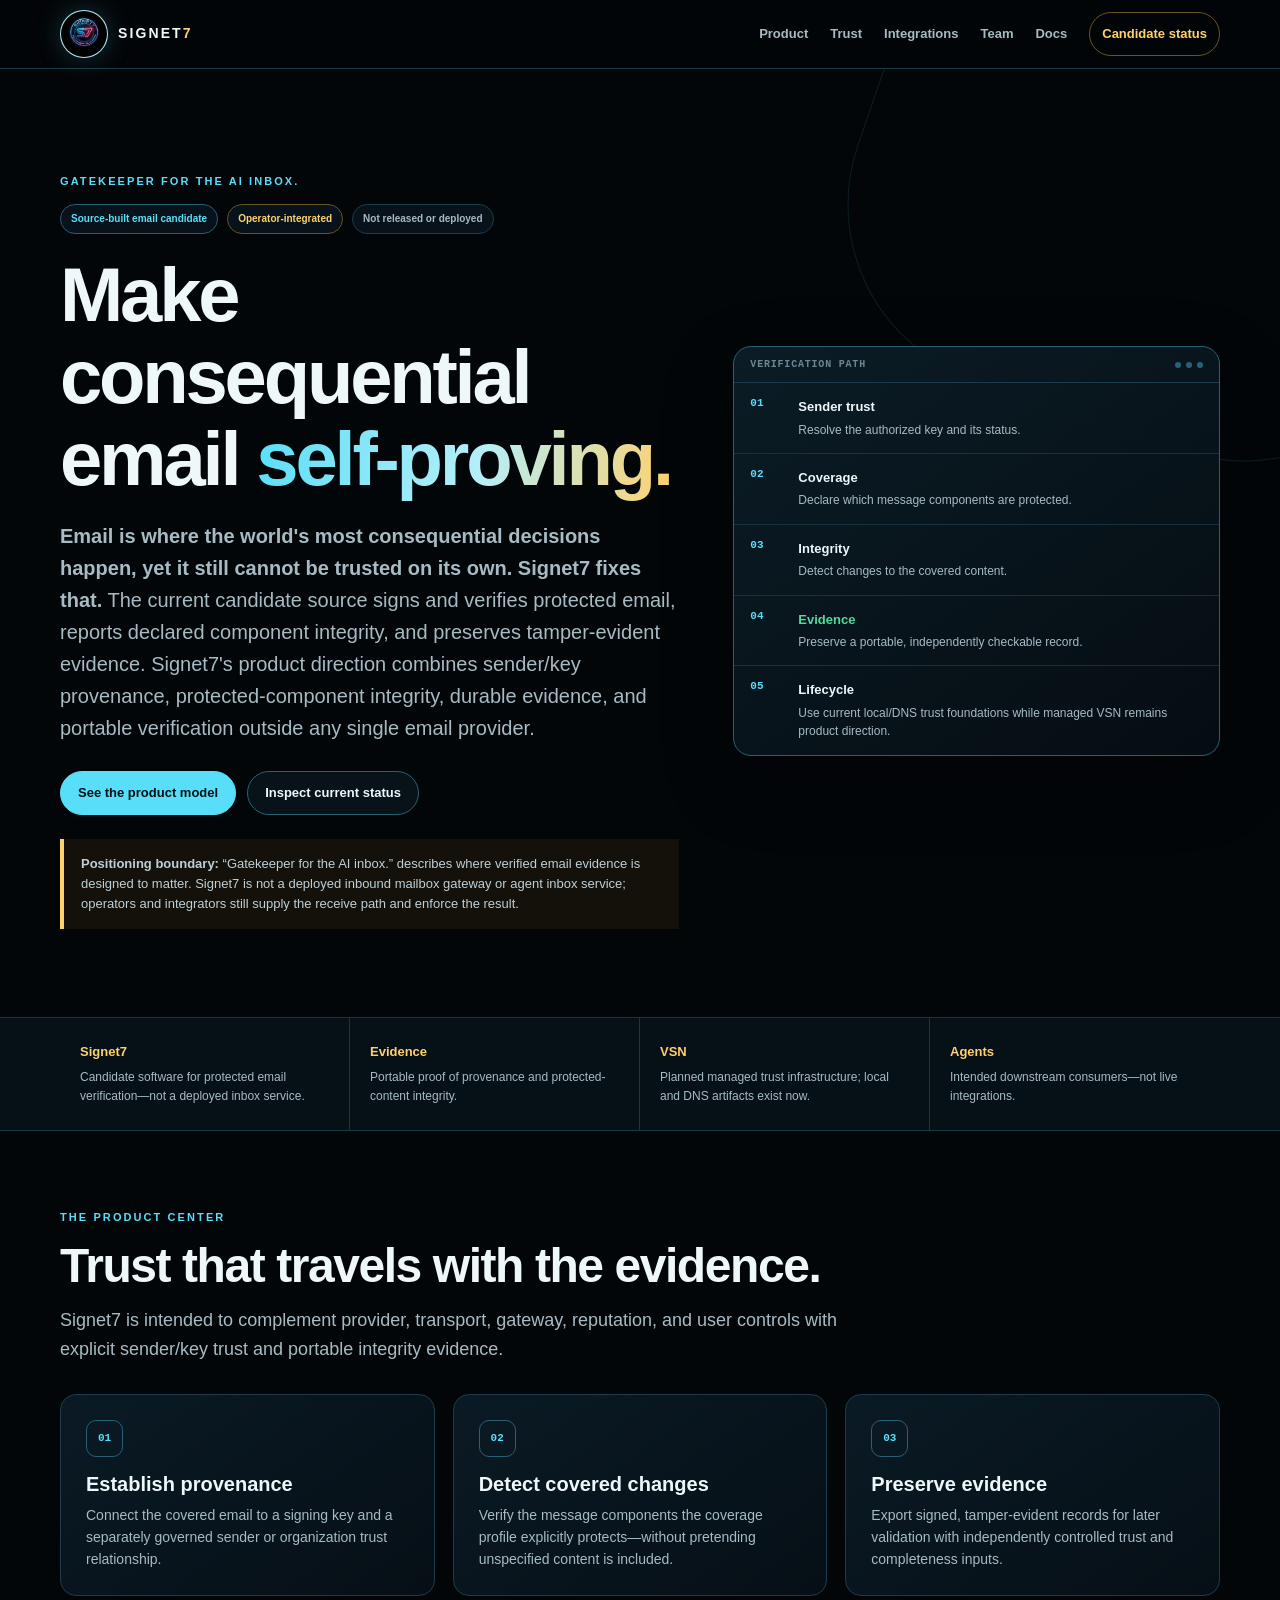
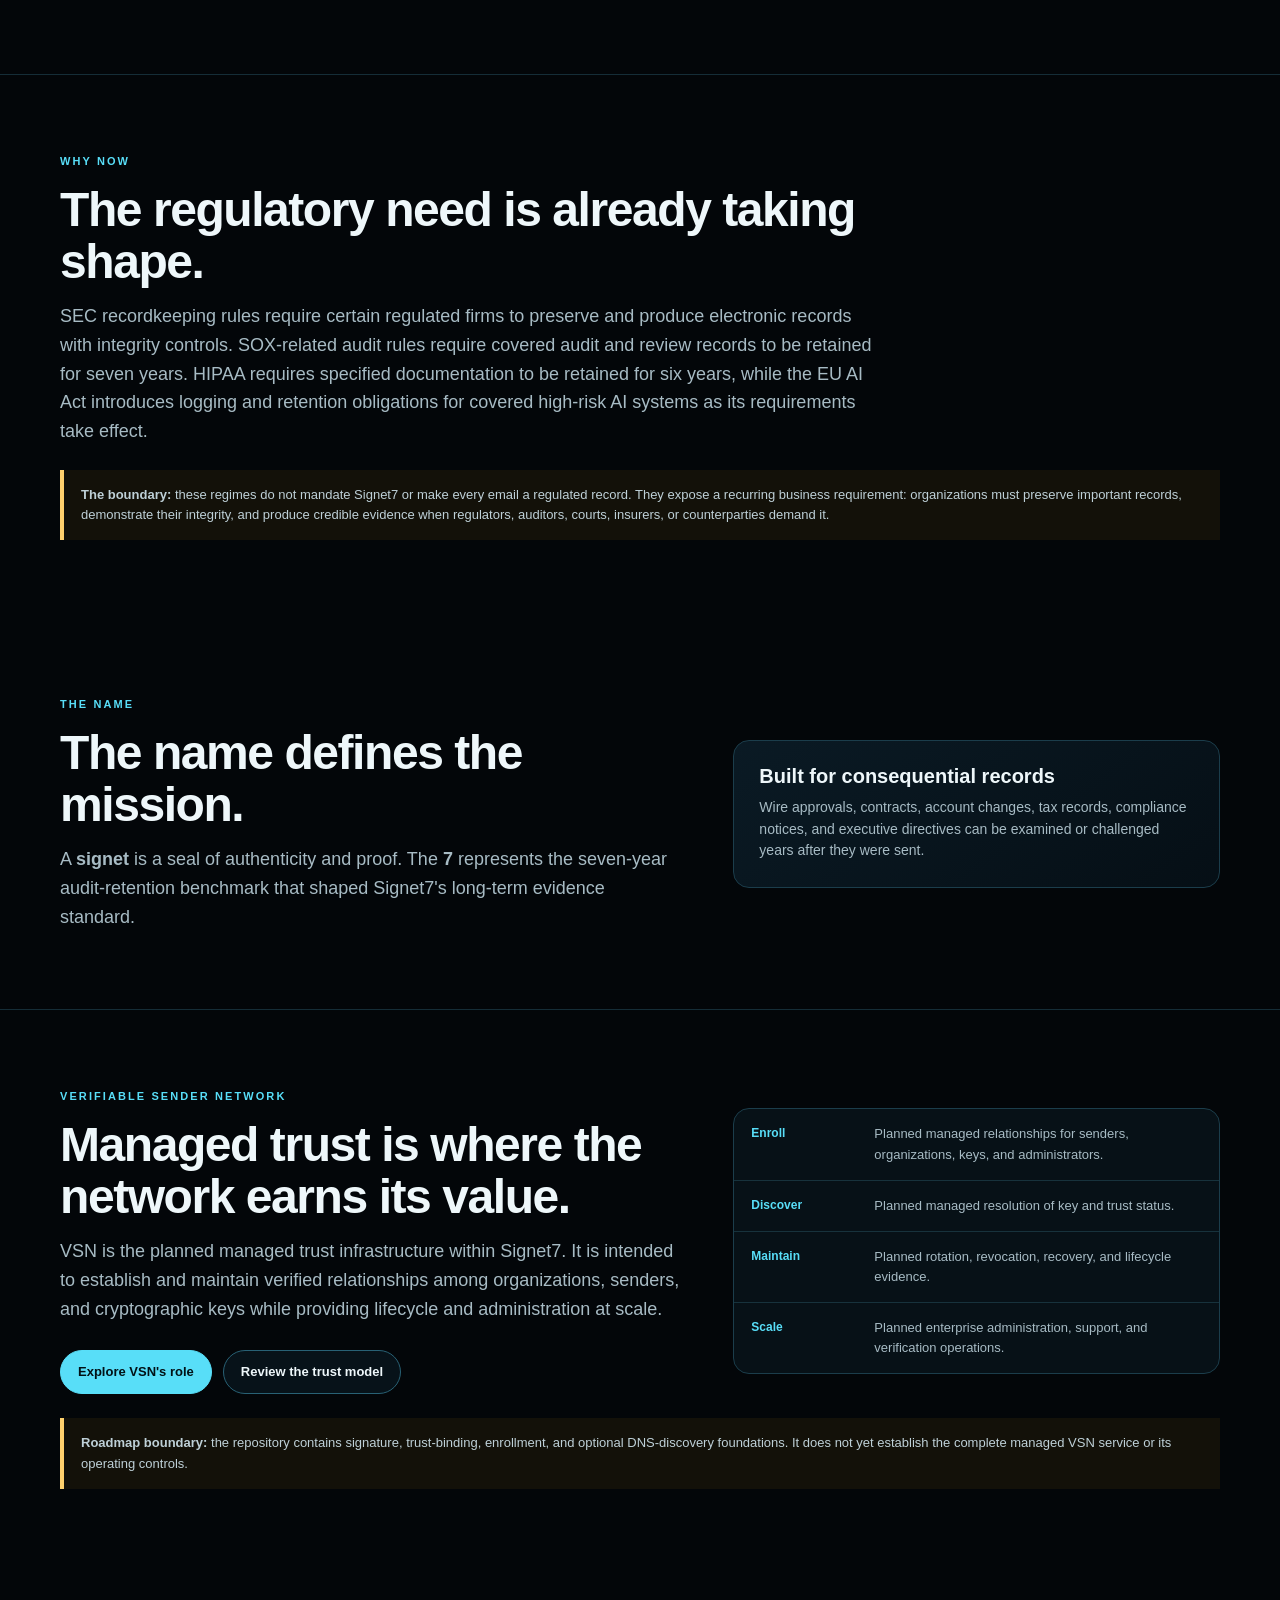
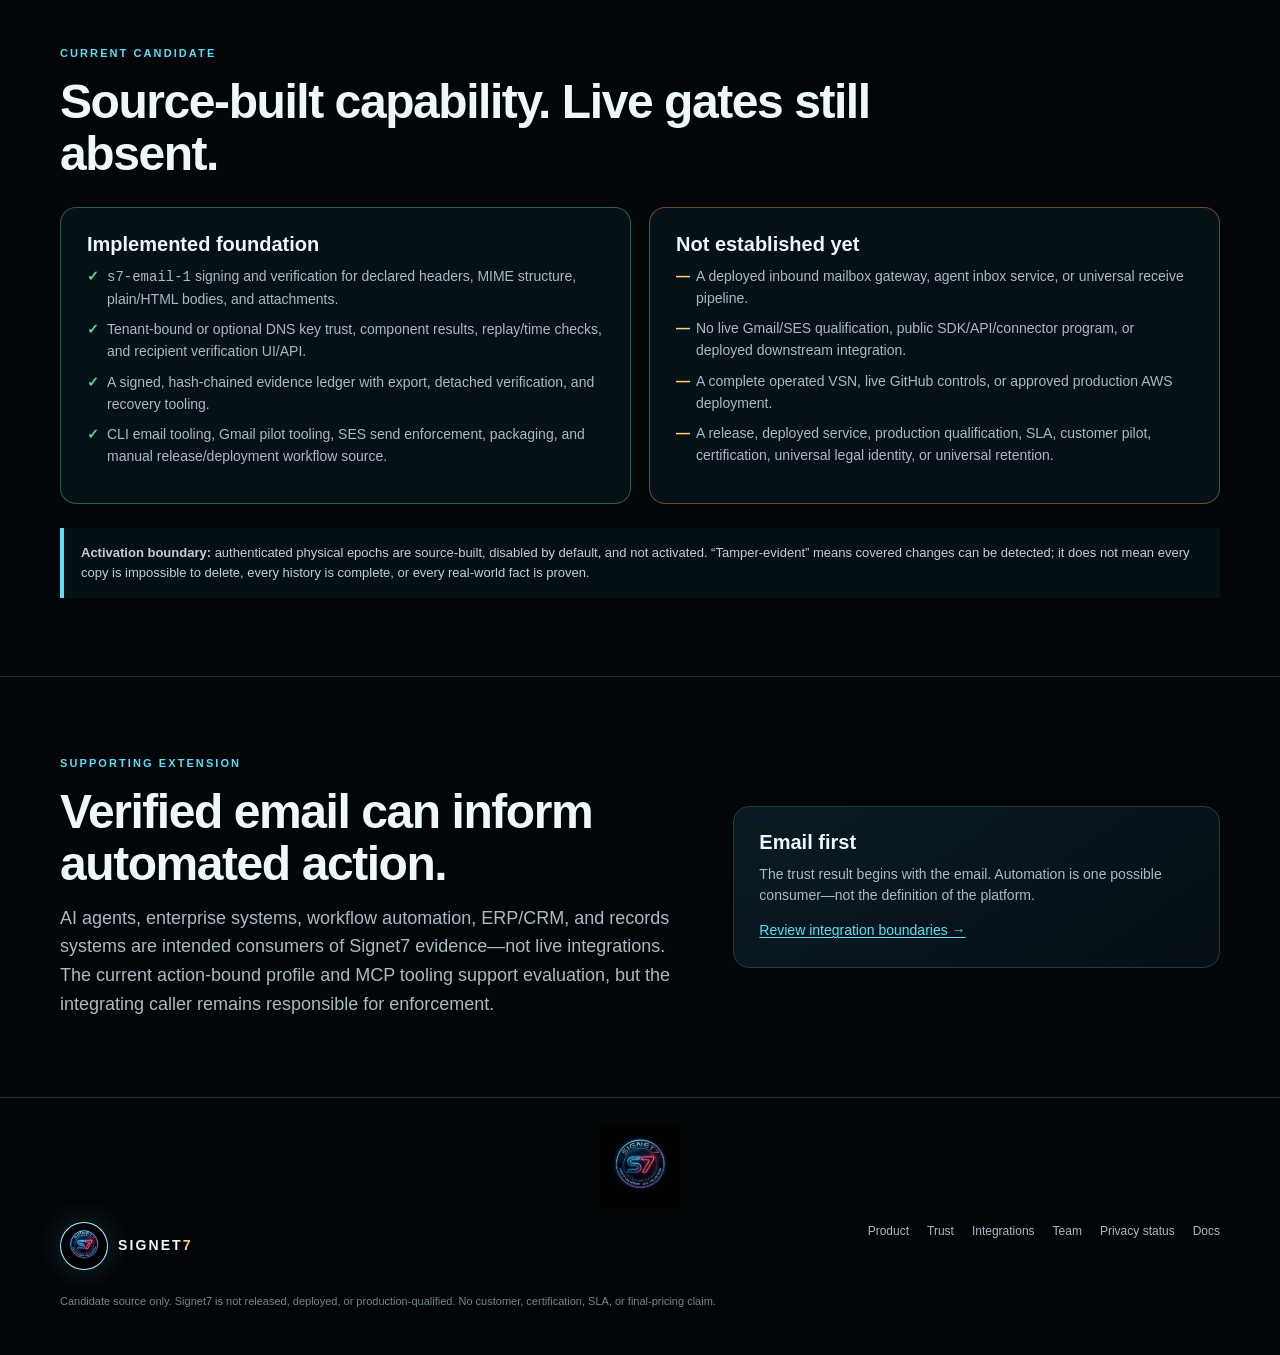
<file: index.html>
<!doctype html>
<html lang="en">
<head>
  <meta charset="utf-8">
  <meta name="viewport" content="width=device-width,initial-scale=1">
  <meta name="description" content="Gatekeeper for the AI inbox. Signet7's source-built candidate verifies protected signed email and records tamper-evident evidence; it is not released or deployed.">
  <meta name="theme-color" content="#030609">
  <meta property="og:title" content="Signet7 | Verifiable email trust">
  <meta property="og:description" content="Gatekeeper for the AI inbox. Signet7's source-built candidate verifies protected signed email and records tamper-evident evidence; it is not released or deployed.">
  <title>Signet7 | Gatekeeper for the AI Inbox</title>
  <link rel="icon" type="image/png" href="assets/favicon.png">
  <link rel="apple-touch-icon" href="assets/apple-touch-icon.png">
  <link rel="stylesheet" href="assets/site.css">
</head>
<body>
  <a class="skip-link" href="#main-content">Skip to content</a>
  <header class="site-header">
    <nav class="nav container" aria-label="Primary">
      <a class="brand" href="index.html">
        <img src="assets/signet7-circle-logo-official-v2.png" alt="Signet7 — Verify the Sender, Seal the Decision">
        <span>SIGNET<strong>7</strong></span>
      </a>
      <div class="nav-links">
        <a href="product.html">Product</a>
        <a href="trust.html">Trust</a>
        <a href="integrations.html">Integrations</a>
        <a href="about.html">Team</a>
        <a href="docs.html">Docs</a>
        <a class="nav-cta" href="docs.html#candidate-status">Candidate status</a>
      </div>
    </nav>
  </header>

  <main id="main-content">
    <section class="hero">
      <div class="container hero-grid">
        <div>
          <div class="eyebrow">Gatekeeper for the AI inbox.</div>
          <div class="badge-row">
            <span class="badge cyan">Source-built email candidate</span>
            <span class="badge gold">Operator-integrated</span>
            <span class="badge">Not released or deployed</span>
          </div>
          <h1>Make consequential email <span class="gradient-text">self-proving.</span></h1>
          <p class="hero-copy"><strong>Email is where the world's most consequential decisions happen, yet it still cannot be trusted on its own. Signet7 fixes that.</strong> The current candidate source signs and verifies protected email, reports declared component integrity, and preserves tamper-evident evidence. Signet7's product direction combines sender/key provenance, protected-component integrity, durable evidence, and portable verification outside any single email provider.</p>
          <div class="actions">
            <a class="button primary" href="product.html">See the product model</a>
            <a class="button secondary" href="docs.html#candidate-status">Inspect current status</a>
          </div>
          <div class="notice gold"><strong>Positioning boundary:</strong> “Gatekeeper for the AI inbox.” describes where verified email evidence is designed to matter. Signet7 is not a deployed inbound mailbox gateway or agent inbox service; operators and integrators still supply the receive path and enforce the result.</div>
        </div>
        <aside class="evidence-card" aria-label="Illustrative email verification path">
          <div class="terminal-head"><span>verification path</span><span class="dots"><i></i><i></i><i></i></span></div>
          <div class="signal"><code>01</code><div><b>Sender trust</b><span>Resolve the authorized key and its status.</span></div></div>
          <div class="signal"><code>02</code><div><b>Coverage</b><span>Declare which message components are protected.</span></div></div>
          <div class="signal"><code>03</code><div><b>Integrity</b><span>Detect changes to the covered content.</span></div></div>
          <div class="signal"><code>04</code><div><b class="ok">Evidence</b><span>Preserve a portable, independently checkable record.</span></div></div>
          <div class="signal"><code>05</code><div><b>Lifecycle</b><span>Use current local/DNS trust foundations while managed VSN remains product direction.</span></div></div>
        </aside>
      </div>
    </section>

    <section class="page-band" aria-label="Product hierarchy">
      <div class="container proof-rail">
        <div class="proof-item"><b>Signet7</b><span>Candidate software for protected email verification—not a deployed inbox service.</span></div>
        <div class="proof-item"><b>Evidence</b><span>Portable proof of provenance and protected-content integrity.</span></div>
        <div class="proof-item"><b>VSN</b><span>Planned managed trust infrastructure; local and DNS artifacts exist now.</span></div>
        <div class="proof-item"><b>Agents</b><span>Intended downstream consumers—not live integrations.</span></div>
      </div>
    </section>

    <section class="section section-line">
      <div class="container">
        <div class="eyebrow">The product center</div>
        <h2>Trust that travels with the evidence.</h2>
        <p class="section-intro">Signet7 is intended to complement provider, transport, gateway, reputation, and user controls with explicit sender/key trust and portable integrity evidence.</p>
        <div class="grid-3">
          <article class="card">
            <div class="icon">01</div>
            <h3>Establish provenance</h3>
            <p>Connect the covered email to a signing key and a separately governed sender or organization trust relationship.</p>
          </article>
          <article class="card">
            <div class="icon">02</div>
            <h3>Detect covered changes</h3>
            <p>Verify the message components the coverage profile explicitly protects—without pretending unspecified content is included.</p>
          </article>
          <article class="card">
            <div class="icon">03</div>
            <h3>Preserve evidence</h3>
            <p>Export signed, tamper-evident records for later validation with independently controlled trust and completeness inputs.</p>
          </article>
        </div>
      </div>
    </section>

    <section class="section">
      <div class="container">
        <div class="eyebrow">Why now</div>
        <h2>The regulatory need is already taking shape.</h2>
        <p class="section-intro">SEC recordkeeping rules require certain regulated firms to preserve and produce electronic records with integrity controls. SOX-related audit rules require covered audit and review records to be retained for seven years. HIPAA requires specified documentation to be retained for six years, while the EU AI Act introduces logging and retention obligations for covered high-risk AI systems as its requirements take effect.</p>
        <div class="notice gold"><strong>The boundary:</strong> these regimes do not mandate Signet7 or make every email a regulated record. They expose a recurring business requirement: organizations must preserve important records, demonstrate their integrity, and produce credible evidence when regulators, auditors, courts, insurers, or counterparties demand it.</div>
      </div>
    </section>

    <section class="section section-line">
      <div class="container split">
        <div>
          <div class="eyebrow">The name</div>
          <h2>The name defines the mission.</h2>
          <p class="section-intro">A <strong>signet</strong> is a seal of authenticity and proof. The <strong>7</strong> represents the seven-year audit-retention benchmark that shaped Signet7's long-term evidence standard.</p>
        </div>
        <article class="card">
          <h3>Built for consequential records</h3>
          <p>Wire approvals, contracts, account changes, tax records, compliance notices, and executive directives can be examined or challenged years after they were sent.</p>
        </article>
      </div>
    </section>

    <section class="section">
      <div class="container split">
        <div>
          <div class="eyebrow">Verifiable Sender Network</div>
          <h2>Managed trust is where the network earns its value.</h2>
          <p class="section-intro">VSN is the planned managed trust infrastructure within Signet7. It is intended to establish and maintain verified relationships among organizations, senders, and cryptographic keys while providing lifecycle and administration at scale.</p>
          <div class="actions">
            <a class="button primary" href="product.html#vsn">Explore VSN's role</a>
            <a class="button secondary" href="trust.html">Review the trust model</a>
          </div>
        </div>
        <div class="scope-list">
          <div class="scope-row"><b>Enroll</b><span>Planned managed relationships for senders, organizations, keys, and administrators.</span></div>
          <div class="scope-row"><b>Discover</b><span>Planned managed resolution of key and trust status.</span></div>
          <div class="scope-row"><b>Maintain</b><span>Planned rotation, revocation, recovery, and lifecycle evidence.</span></div>
          <div class="scope-row"><b>Scale</b><span>Planned enterprise administration, support, and verification operations.</span></div>
        </div>
      </div>
      <div class="container">
        <div class="notice gold"><strong>Roadmap boundary:</strong> the repository contains signature, trust-binding, enrollment, and optional DNS-discovery foundations. It does not yet establish the complete managed VSN service or its operating controls.</div>
      </div>
    </section>

    <section class="section section-line">
      <div class="container">
        <div class="eyebrow">Current candidate</div>
        <h2>Source-built capability. Live gates still absent.</h2>
        <div class="truth-grid">
          <div class="truth yes">
            <h3>Implemented foundation</h3>
            <ul>
              <li><code>s7-email-1</code> signing and verification for declared headers, MIME structure, plain/HTML bodies, and attachments.</li>
              <li>Tenant-bound or optional DNS key trust, component results, replay/time checks, and recipient verification UI/API.</li>
              <li>A signed, hash-chained evidence ledger with export, detached verification, and recovery tooling.</li>
              <li>CLI email tooling, Gmail pilot tooling, SES send enforcement, packaging, and manual release/deployment workflow source.</li>
            </ul>
          </div>
          <div class="truth no">
            <h3>Not established yet</h3>
            <ul>
              <li>A deployed inbound mailbox gateway, agent inbox service, or universal receive pipeline.</li>
              <li>No live Gmail/SES qualification, public SDK/API/connector program, or deployed downstream integration.</li>
              <li>A complete operated VSN, live GitHub controls, or approved production AWS deployment.</li>
              <li>A release, deployed service, production qualification, SLA, customer pilot, certification, universal legal identity, or universal retention.</li>
            </ul>
          </div>
        </div>
        <div class="notice"><strong>Activation boundary:</strong> authenticated physical epochs are source-built, disabled by default, and not activated. “Tamper-evident” means covered changes can be detected; it does not mean every copy is impossible to delete, every history is complete, or every real-world fact is proven.</div>
      </div>
    </section>

    <section class="section">
      <div class="container split">
        <div>
          <div class="eyebrow">Supporting extension</div>
          <h2>Verified email can inform automated action.</h2>
          <p class="section-intro">AI agents, enterprise systems, workflow automation, ERP/CRM, and records systems are intended consumers of Signet7 evidence—not live integrations. The current action-bound profile and MCP tooling support evaluation, but the integrating caller remains responsible for enforcement.</p>
        </div>
        <article class="card">
          <h3>Email first</h3>
          <p>The trust result begins with the email. Automation is one possible consumer—not the definition of the platform.</p>
          <p><a href="integrations.html">Review integration boundaries →</a></p>
        </article>
      </div>
    </section>
  </main>

  <footer class="footer">
    <div class="container footer-grid">
      <div>
        <a class="brand" href="index.html"><img src="assets/signet7-circle-logo-official-v2.png" alt="Signet7 — Verify the Sender, Seal the Decision"><span>SIGNET<strong>7</strong></span></a>
        <div class="legal-note">Candidate source only. Signet7 is not released, deployed, or production-qualified. No customer, certification, SLA, or final-pricing claim.</div>
      </div>
      <div class="footer-links">
        <a href="product.html">Product</a>
        <a href="trust.html">Trust</a>
        <a href="integrations.html">Integrations</a>
        <a href="about.html">Team</a>
        <a href="privacy.html">Privacy status</a>
        <a href="docs.html">Docs</a>
      </div>
    </div>
  </footer>
</body>
</html>
</file>
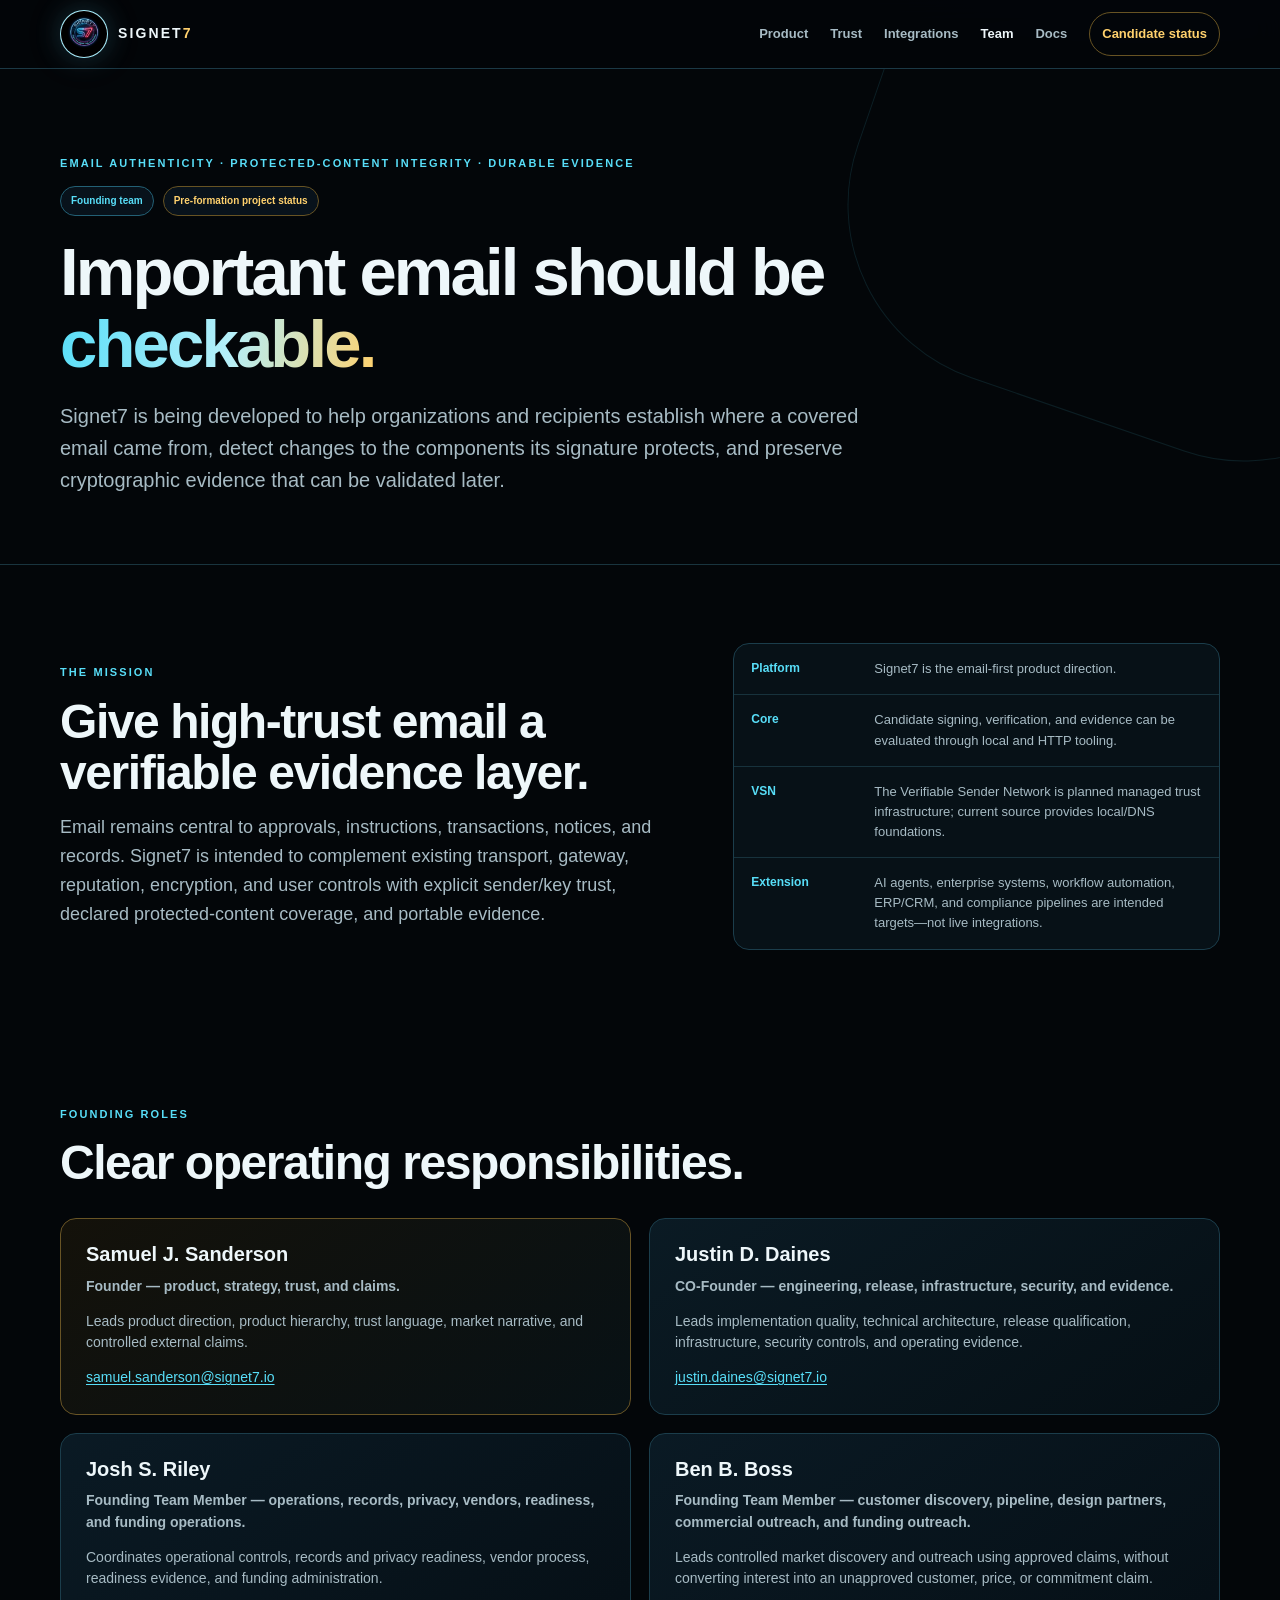
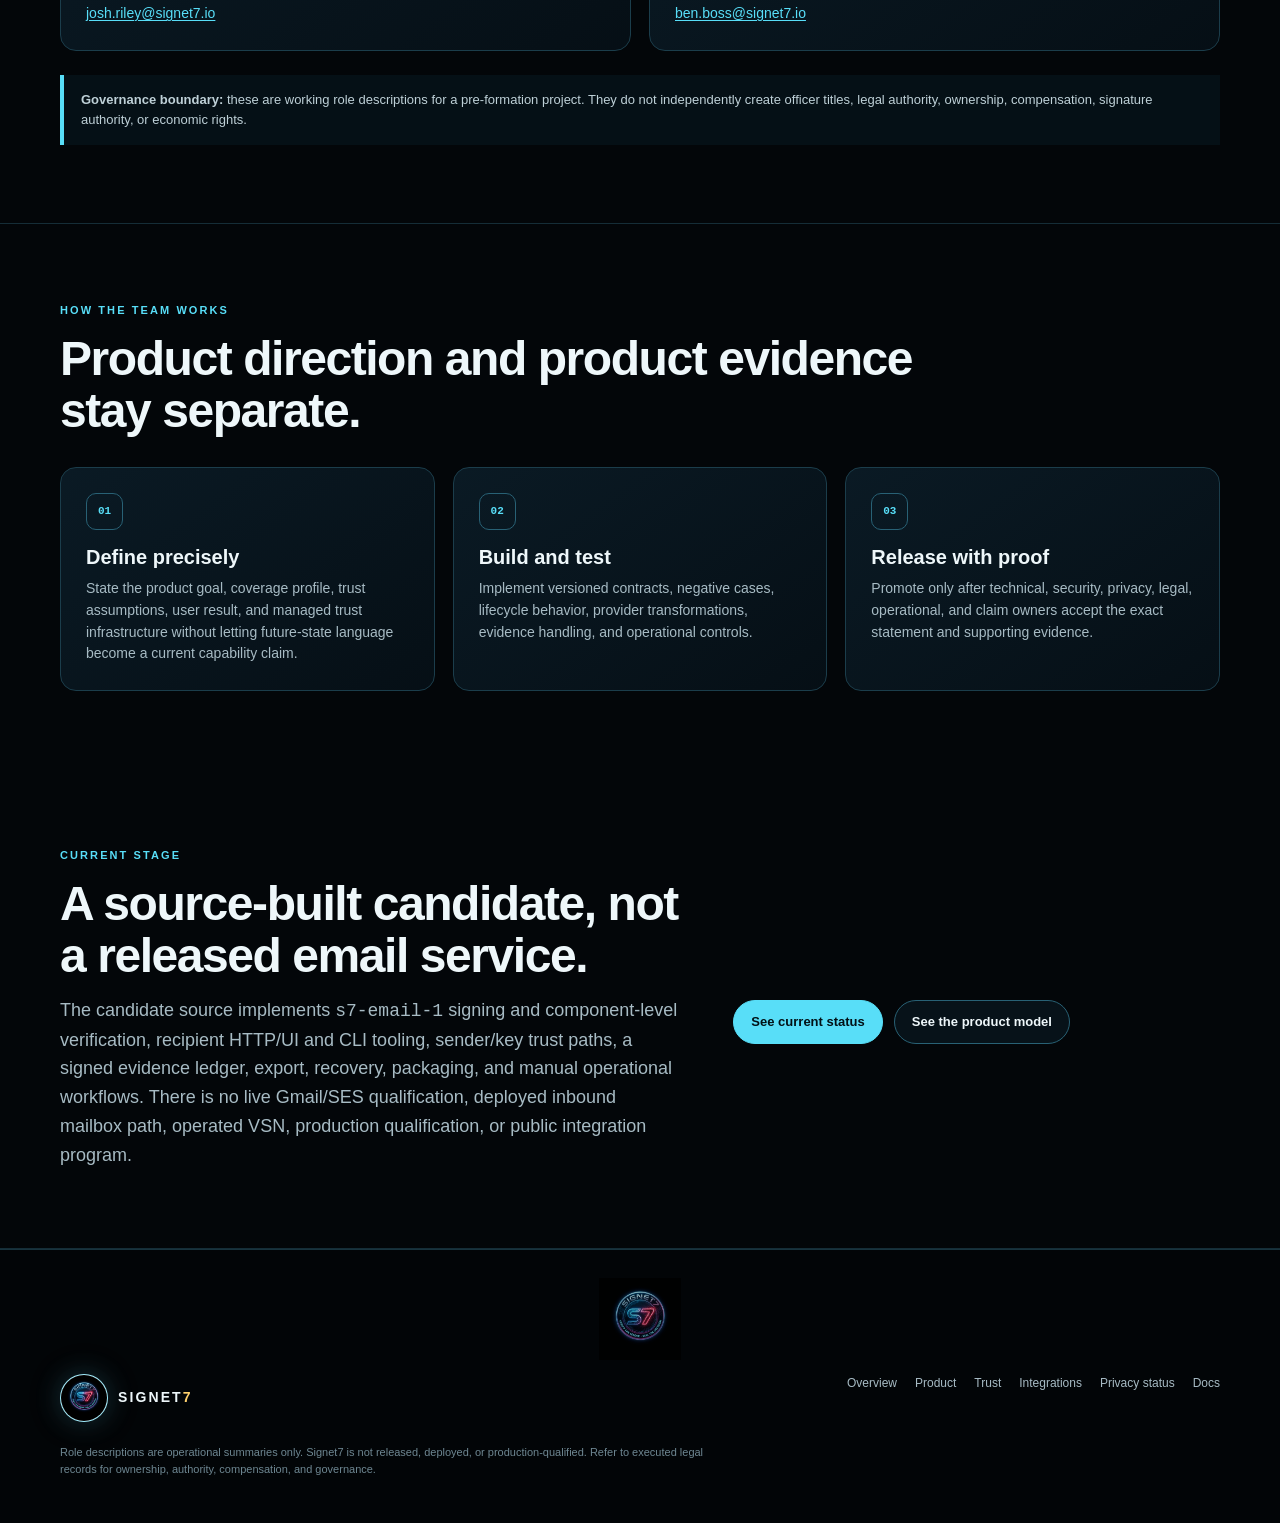
<file: about.html>
<!doctype html>
<html lang="en">
<head>
  <meta charset="utf-8">
  <meta name="viewport" content="width=device-width,initial-scale=1">
  <meta name="description" content="Meet the Signet7 founding team and the mission behind a source-built signed-email verification candidate that is not released, deployed, or production-qualified.">
  <meta name="theme-color" content="#030609">
  <title>Team and Mission | Signet7</title>
  <link rel="icon" type="image/png" href="assets/favicon.png">
  <link rel="apple-touch-icon" href="assets/apple-touch-icon.png">
  <link rel="stylesheet" href="assets/site.css">
</head>
<body>
  <a class="skip-link" href="#main-content">Skip to content</a>
  <header class="site-header">
    <nav class="nav container" aria-label="Primary">
      <a class="brand" href="index.html"><img src="assets/signet7-circle-logo-official-v2.png" alt="Signet7 — Verify the Sender, Seal the Decision"><span>SIGNET<strong>7</strong></span></a>
      <div class="nav-links">
        <a href="product.html">Product</a>
        <a href="trust.html">Trust</a>
        <a href="integrations.html">Integrations</a>
        <a href="about.html" aria-current="page">Team</a>
        <a href="docs.html">Docs</a>
        <a class="nav-cta" href="docs.html#candidate-status">Candidate status</a>
      </div>
    </nav>
  </header>

  <main id="main-content">
    <section class="page-hero">
      <div class="container">
        <div class="eyebrow">Email authenticity · protected-content integrity · durable evidence</div>
        <div class="badge-row">
          <span class="badge cyan">Founding team</span>
          <span class="badge gold">Pre-formation project status</span>
        </div>
        <h1>Important email should be <span class="gradient-text">checkable.</span></h1>
        <p class="hero-copy">Signet7 is being developed to help organizations and recipients establish where a covered email came from, detect changes to the components its signature protects, and preserve cryptographic evidence that can be validated later.</p>
      </div>
    </section>

    <section class="section">
      <div class="container split">
        <div>
          <div class="eyebrow">The mission</div>
          <h2>Give high-trust email a verifiable evidence layer.</h2>
          <p class="section-intro">Email remains central to approvals, instructions, transactions, notices, and records. Signet7 is intended to complement existing transport, gateway, reputation, encryption, and user controls with explicit sender/key trust, declared protected-content coverage, and portable evidence.</p>
        </div>
        <div class="scope-list">
          <div class="scope-row"><b>Platform</b><span>Signet7 is the email-first product direction.</span></div>
          <div class="scope-row"><b>Core</b><span>Candidate signing, verification, and evidence can be evaluated through local and HTTP tooling.</span></div>
          <div class="scope-row"><b>VSN</b><span>The Verifiable Sender Network is planned managed trust infrastructure; current source provides local/DNS foundations.</span></div>
          <div class="scope-row"><b>Extension</b><span>AI agents, enterprise systems, workflow automation, ERP/CRM, and compliance pipelines are intended targets—not live integrations.</span></div>
        </div>
      </div>
    </section>

    <section class="section section-line">
      <div class="container">
        <div class="eyebrow">Founding roles</div>
        <h2>Clear operating responsibilities.</h2>
        <div class="grid-2">
          <article class="card hot">
            <h3>Samuel J. Sanderson</h3>
            <p><strong>Founder — product, strategy, trust, and claims.</strong></p>
            <p>Leads product direction, product hierarchy, trust language, market narrative, and controlled external claims.</p>
            <p><a href="mailto:samuel.sanderson@signet7.io">samuel.sanderson@signet7.io</a></p>
          </article>
          <article class="card">
            <h3>Justin D. Daines</h3>
            <p><strong>CO-Founder — engineering, release, infrastructure, security, and evidence.</strong></p>
            <p>Leads implementation quality, technical architecture, release qualification, infrastructure, security controls, and operating evidence.</p>
            <p><a href="mailto:justin.daines@signet7.io">justin.daines@signet7.io</a></p>
          </article>
          <article class="card">
            <h3>Josh S. Riley</h3>
            <p><strong>Founding Team Member — operations, records, privacy, vendors, readiness, and funding operations.</strong></p>
            <p>Coordinates operational controls, records and privacy readiness, vendor process, readiness evidence, and funding administration.</p>
            <p><a href="mailto:josh.riley@signet7.io">josh.riley@signet7.io</a></p>
          </article>
          <article class="card">
            <h3>Ben B. Boss</h3>
            <p><strong>Founding Team Member — customer discovery, pipeline, design partners, commercial outreach, and funding outreach.</strong></p>
            <p>Leads controlled market discovery and outreach using approved claims, without converting interest into an unapproved customer, price, or commitment claim.</p>
            <p><a href="mailto:ben.boss@signet7.io">ben.boss@signet7.io</a></p>
          </article>
        </div>
        <div class="notice"><strong>Governance boundary:</strong> these are working role descriptions for a pre-formation project. They do not independently create officer titles, legal authority, ownership, compensation, signature authority, or economic rights.</div>
      </div>
    </section>

    <section class="section">
      <div class="container">
        <div class="eyebrow">How the team works</div>
        <h2>Product direction and product evidence stay separate.</h2>
        <div class="grid-3">
          <article class="card">
            <div class="icon">01</div>
            <h3>Define precisely</h3>
            <p>State the product goal, coverage profile, trust assumptions, user result, and managed trust infrastructure without letting future-state language become a current capability claim.</p>
          </article>
          <article class="card">
            <div class="icon">02</div>
            <h3>Build and test</h3>
            <p>Implement versioned contracts, negative cases, lifecycle behavior, provider transformations, evidence handling, and operational controls.</p>
          </article>
          <article class="card">
            <div class="icon">03</div>
            <h3>Release with proof</h3>
            <p>Promote only after technical, security, privacy, legal, operational, and claim owners accept the exact statement and supporting evidence.</p>
          </article>
        </div>
      </div>
    </section>

    <section class="section section-line">
      <div class="container split">
        <div>
          <div class="eyebrow">Current stage</div>
          <h2>A source-built candidate, not a released email service.</h2>
          <p class="section-intro">The candidate source implements <code>s7-email-1</code> signing and component-level verification, recipient HTTP/UI and CLI tooling, sender/key trust paths, a signed evidence ledger, export, recovery, packaging, and manual operational workflows. There is no live Gmail/SES qualification, deployed inbound mailbox path, operated VSN, production qualification, or public integration program.</p>
        </div>
        <div class="actions">
          <a class="button primary" href="docs.html#candidate-status">See current status</a>
          <a class="button secondary" href="product.html">See the product model</a>
        </div>
      </div>
    </section>
  </main>

  <footer class="footer">
    <div class="container footer-grid">
      <div><a class="brand" href="index.html"><img src="assets/signet7-circle-logo-official-v2.png" alt="Signet7 — Verify the Sender, Seal the Decision"><span>SIGNET<strong>7</strong></span></a><div class="legal-note">Role descriptions are operational summaries only. Signet7 is not released, deployed, or production-qualified. Refer to executed legal records for ownership, authority, compensation, and governance.</div></div>
      <div class="footer-links"><a href="index.html">Overview</a><a href="product.html">Product</a><a href="trust.html">Trust</a><a href="integrations.html">Integrations</a><a href="privacy.html">Privacy status</a><a href="docs.html">Docs</a></div>
    </div>
  </footer>
</body>
</html>
</file>
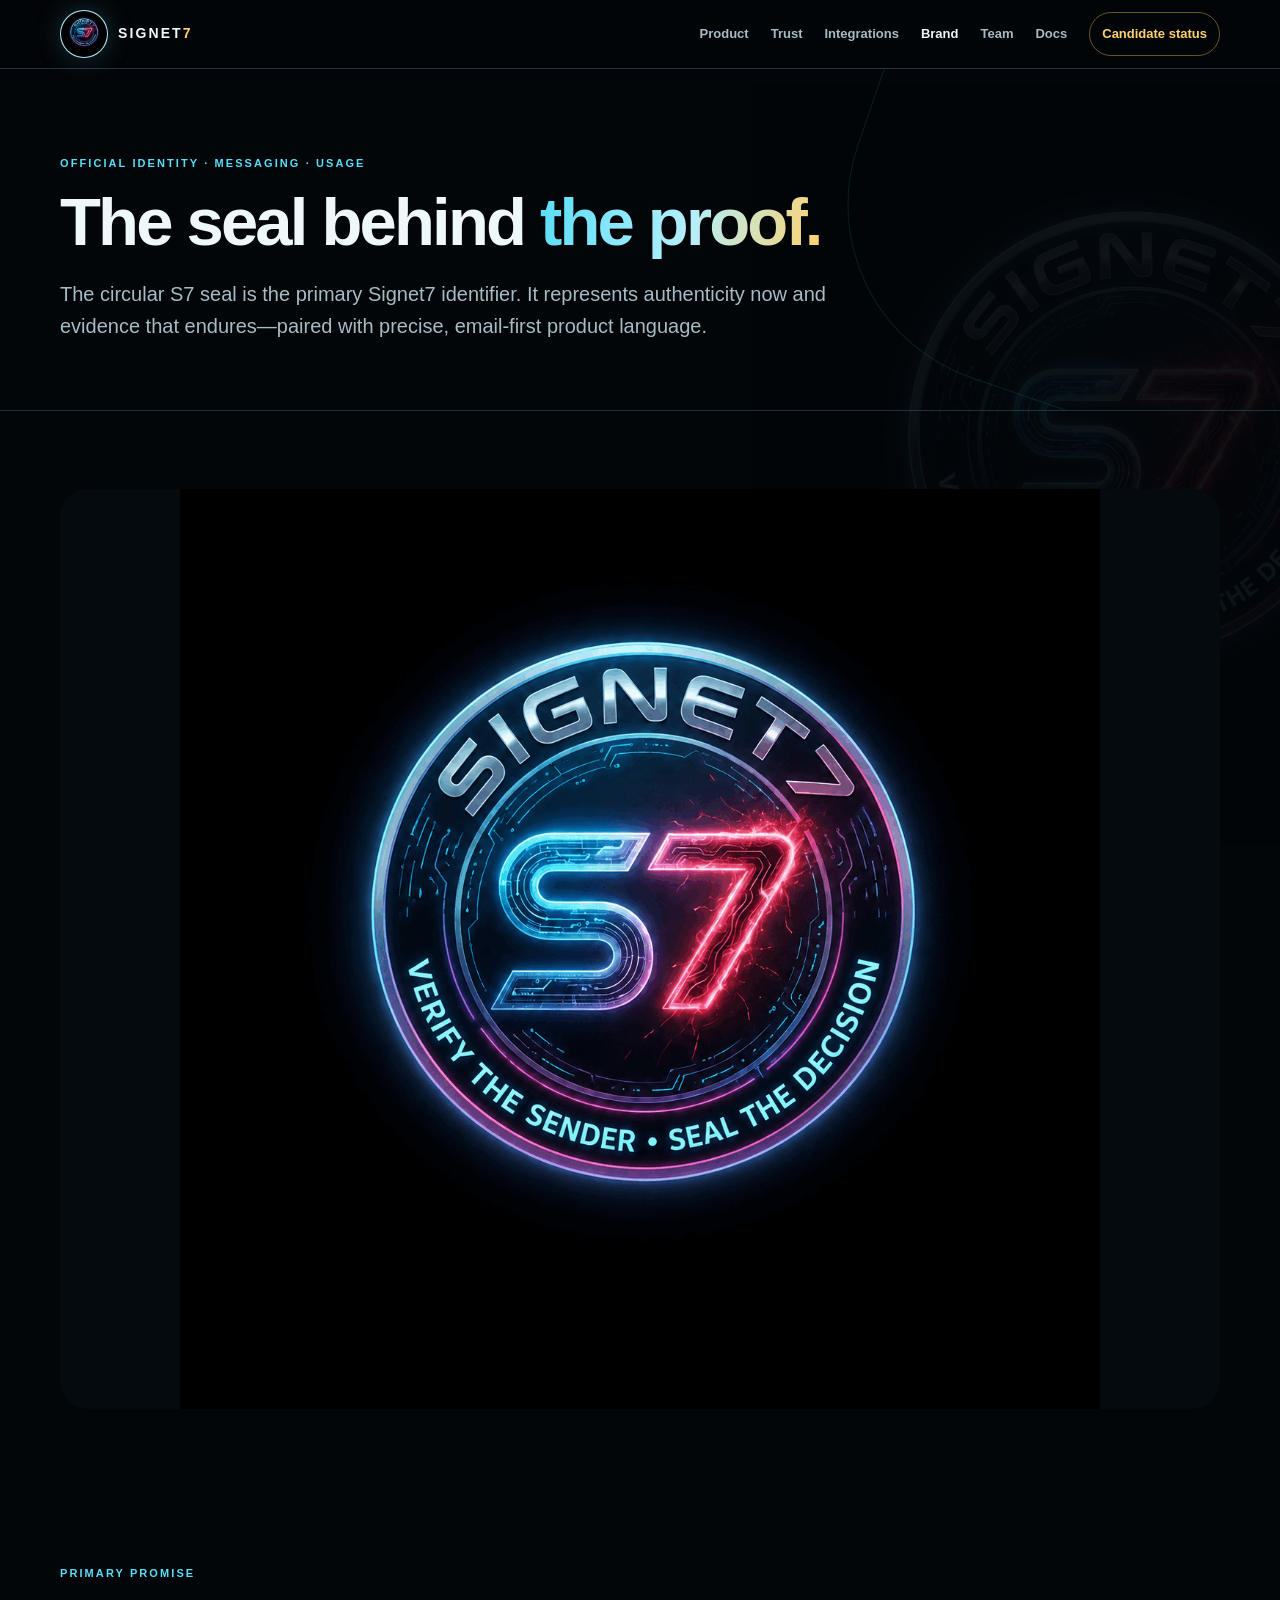
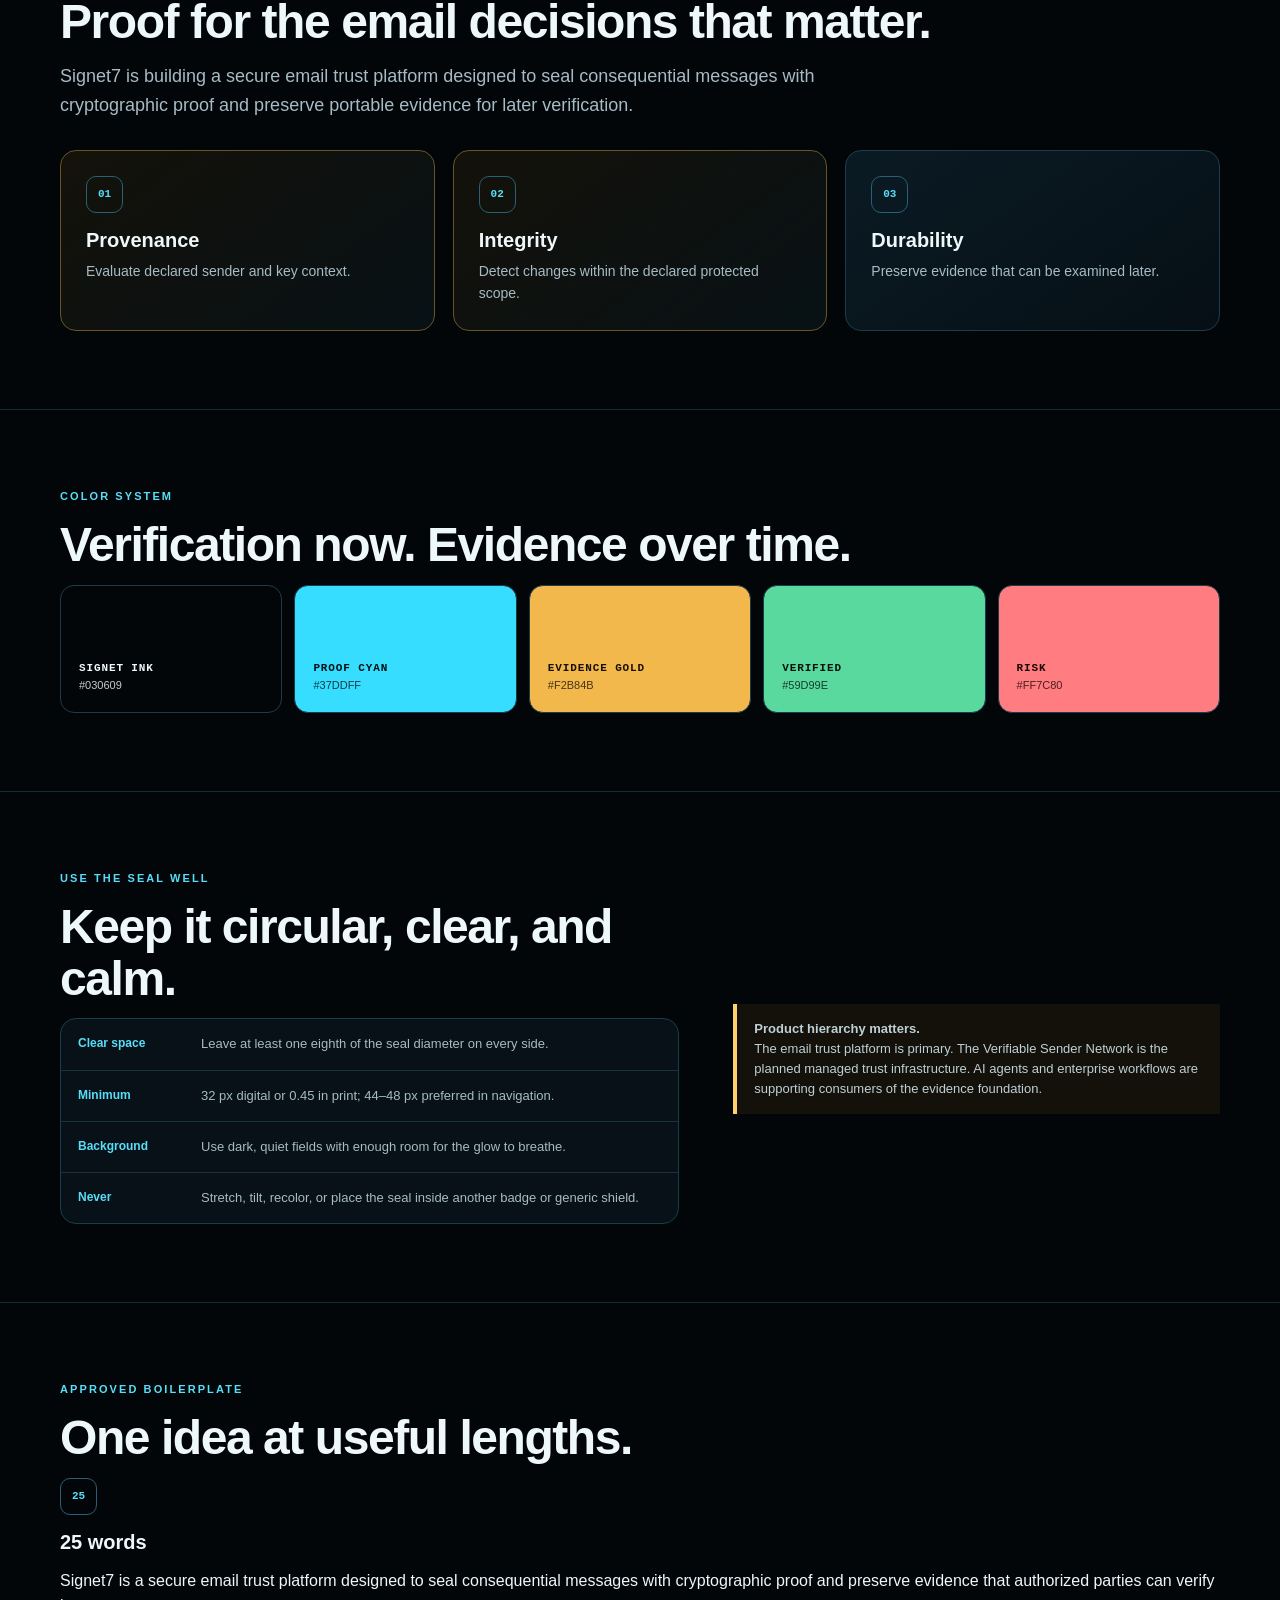
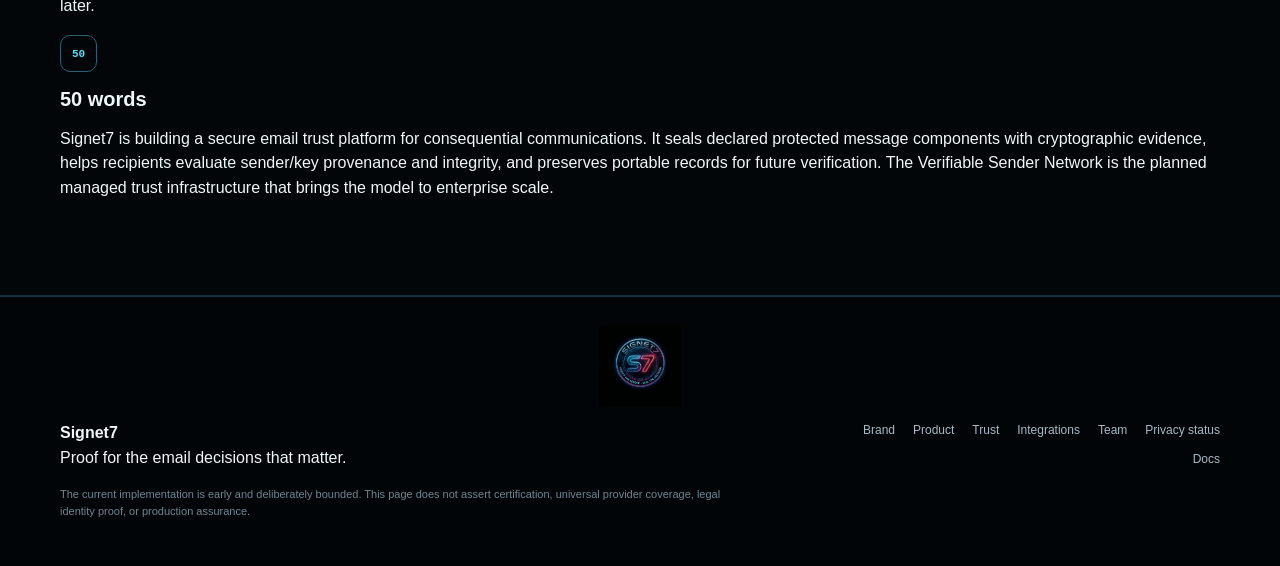
<file: brand.html>
<!DOCTYPE html>
<html lang="en">
<head>
  <meta charset="utf-8">
  <meta name="viewport" content="width=device-width,initial-scale=1">
  <meta name="description" content="The official Signet7 brand system: circular seal, colors, voice, messaging, and approved product descriptions.">
  <meta name="theme-color" content="#030609">
  <meta property="og:title" content="Signet7 Brand Center">
  <meta property="og:description" content="Proof for the email decisions that matter.">
  <title>Signet7 | Brand Center</title>
  <link rel="icon" type="image/png" href="assets/favicon.png">
  <link rel="apple-touch-icon" href="assets/apple-touch-icon.png">
  <link rel="stylesheet" href="assets/site.css">
</head>
<body>
  <a class="skip-link" href="#main-content">Skip to content</a>
  <header class="site-header">
    <nav class="nav container" aria-label="Primary">
      <a class="brand" href="index.html"><img src="assets/signet7-logo.png" alt="Signet7 circular S7 seal"><span>SIGNET<strong>7</strong></span></a>
      <div class="nav-links">
        <a href="product.html">Product</a>
        <a href="trust.html">Trust</a>
        <a href="integrations.html">Integrations</a>
        <a href="brand.html" aria-current="page">Brand</a>
        <a href="about.html">Team</a>
        <a href="docs.html">Docs</a>
        <a class="nav-cta" href="docs.html">Candidate status</a>
      </div>
    </nav>
  </header>
  <main id="main-content">
    <div class="brand-halo" aria-hidden="true"><img src="assets/signet7-logo.png" alt=""></div>
    <section class="page-hero">
      <div class="container">
        <div class="eyebrow">Official identity · messaging · usage</div>
        <h1>The seal behind <span class="gradient-text">the proof.</span></h1>
        <p class="hero-copy">The circular S7 seal is the primary Signet7 identifier. It represents authenticity now and evidence that endures—paired with precise, email-first product language.</p>
      </div>
    </section>
    <section class="section">
      <div class="container">
        <div class="seal-stage"><img src="assets/signet7-logo.png" alt="Signet7 circular S7 seal on a dark field"></div>
      </div>
    </section>
    <section class="section section-line">
      <div class="container">
        <div class="eyebrow">Primary promise</div>
        <h2>Proof for the email decisions that matter.</h2>
        <p class="section-intro">Signet7 is building a secure email trust platform designed to seal consequential messages with cryptographic proof and preserve portable evidence for later verification.</p>
        <div class="grid-3">
          <article class="card hot"><div class="icon">01</div><h3>Provenance</h3><p>Evaluate declared sender and key context.</p></article>
          <article class="card hot"><div class="icon">02</div><h3>Integrity</h3><p>Detect changes within the declared protected scope.</p></article>
          <article class="card gold"><div class="icon">03</div><h3>Durability</h3><p>Preserve evidence that can be examined later.</p></article>
        </div>
      </div>
    </section>
    <section class="section section-line">
      <div class="container">
        <div class="eyebrow">Color system</div>
        <h2>Verification now. Evidence over time.</h2>
        <div class="token-row">
          <div class="token token-ink"><small>Signet Ink</small><span>#030609</span></div>
          <div class="token token-cyan"><small>Proof Cyan</small><span>#37DDFF</span></div>
          <div class="token token-gold"><small>Evidence Gold</small><span>#F2B84B</span></div>
          <div class="token token-green"><small>Verified</small><span>#59D99E</span></div>
          <div class="token token-red"><small>Risk</small><span>#FF7C80</span></div>
        </div>
      </div>
    </section>
    <section class="section section-line">
      <div class="container split">
        <div>
          <div class="eyebrow">Use the seal well</div>
          <h2>Keep it circular, clear, and calm.</h2>
          <div class="scope-list">
            <div class="scope-row"><b>Clear space</b><span>Leave at least one eighth of the seal diameter on every side.</span></div>
            <div class="scope-row"><b>Minimum</b><span>32 px digital or 0.45 in print; 44–48 px preferred in navigation.</span></div>
            <div class="scope-row"><b>Background</b><span>Use dark, quiet fields with enough room for the glow to breathe.</span></div>
            <div class="scope-row"><b>Never</b><span>Stretch, tilt, recolor, or place the seal inside another badge or generic shield.</span></div>
          </div>
        </div>
        <aside class="notice gold"><strong>Product hierarchy matters.</strong><br>The email trust platform is primary. The Verifiable Sender Network is the planned managed trust infrastructure. AI agents and enterprise workflows are supporting consumers of the evidence foundation.</aside>
      </div>
    </section>
    <section class="section section-line">
      <div class="container">
        <div class="eyebrow">Approved boilerplate</div>
        <h2>One idea at useful lengths.</h2>
        <div class="feature-stack">
          <article class="feature-row"><div class="icon">25</div><div><h3>25 words</h3><p>Signet7 is a secure email trust platform designed to seal consequential messages with cryptographic proof and preserve evidence that authorized parties can verify later.</p></div></article>
          <article class="feature-row"><div class="icon">50</div><div><h3>50 words</h3><p>Signet7 is building a secure email trust platform for consequential communications. It seals declared protected message components with cryptographic evidence, helps recipients evaluate sender/key provenance and integrity, and preserves portable records for future verification. The Verifiable Sender Network is the planned managed trust infrastructure that brings the model to enterprise scale.</p></div></article>
        </div>
      </div>
    </section>
  </main>
  <footer class="footer">
    <div class="container footer-grid">
      <div><strong>Signet7</strong><div>Proof for the email decisions that matter.</div><div class="legal-note">The current implementation is early and deliberately bounded. This page does not assert certification, universal provider coverage, legal identity proof, or production assurance.</div></div>
      <div class="footer-links"><a href="brand.html">Brand</a><a href="product.html">Product</a><a href="trust.html">Trust</a><a href="integrations.html">Integrations</a><a href="about.html">Team</a><a href="privacy.html">Privacy status</a><a href="docs.html">Docs</a></div>
    </div>
  </footer>
</body>
</html>
</file>
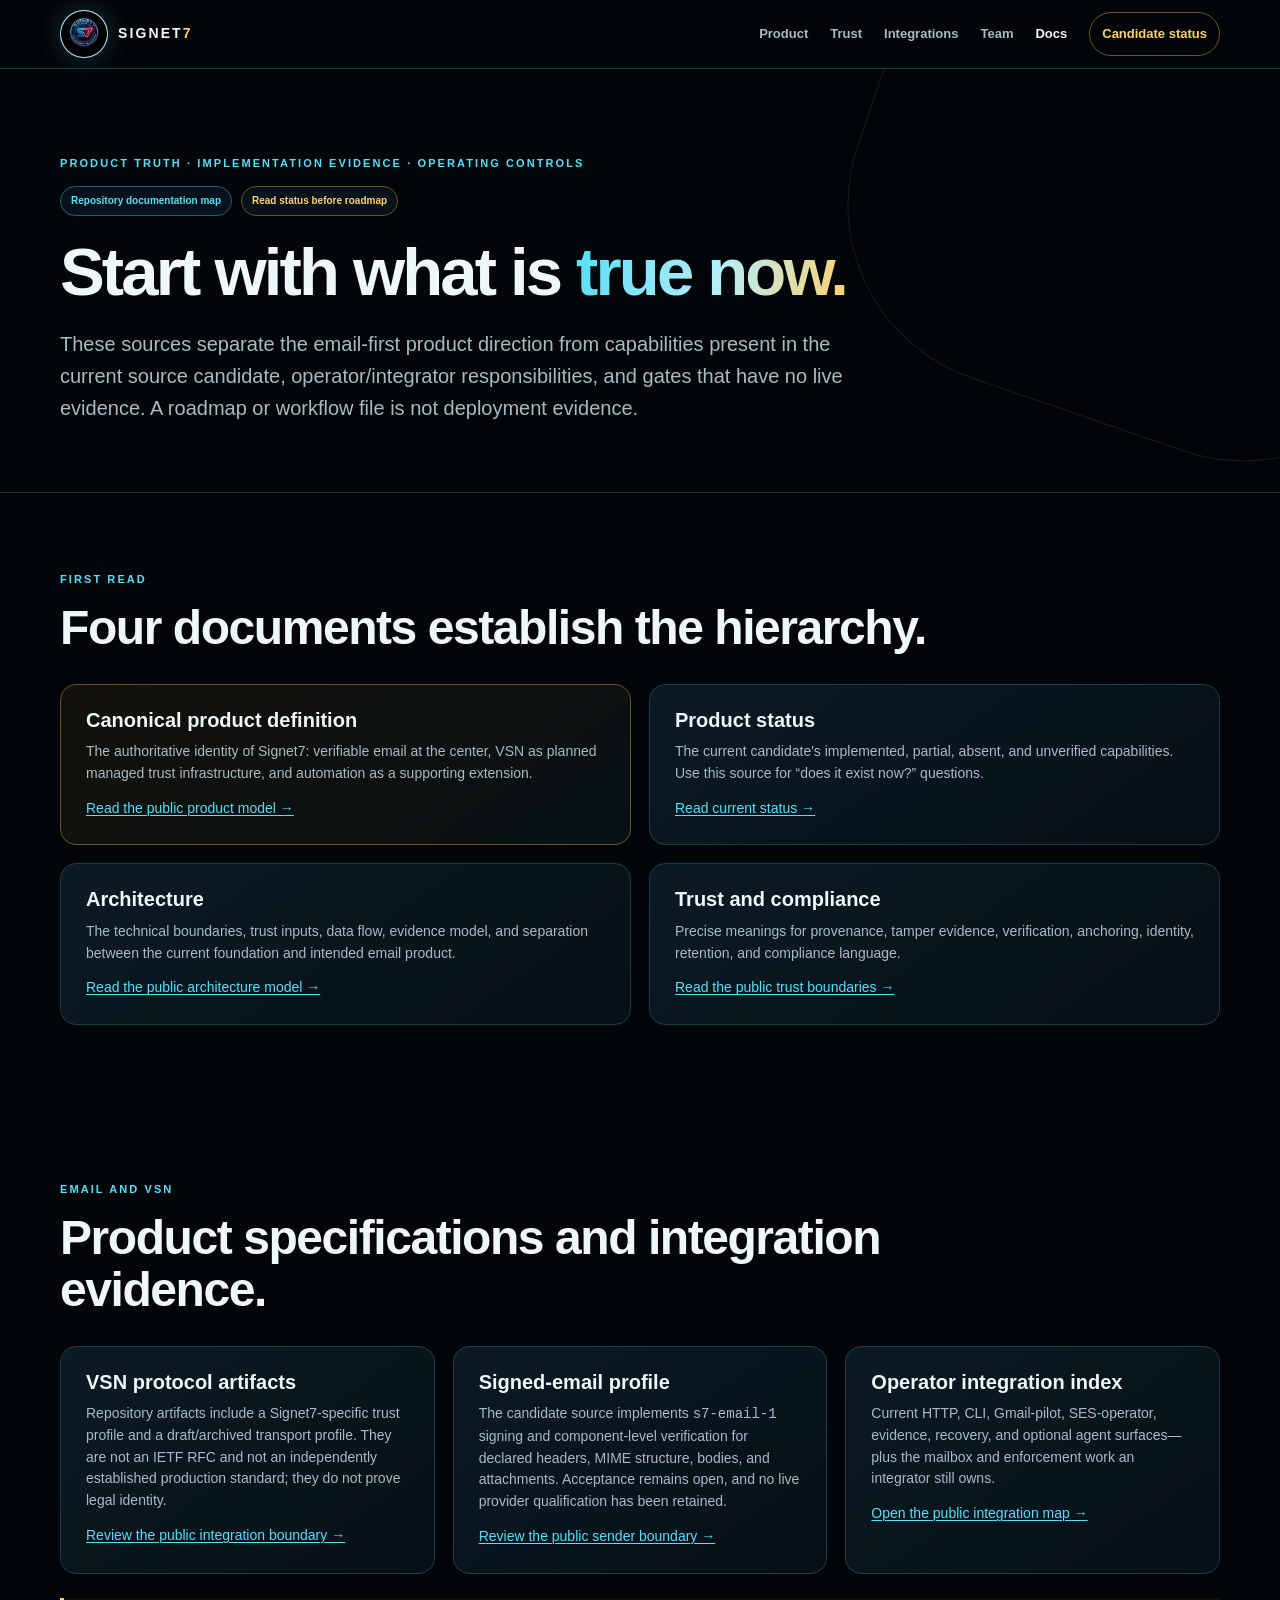
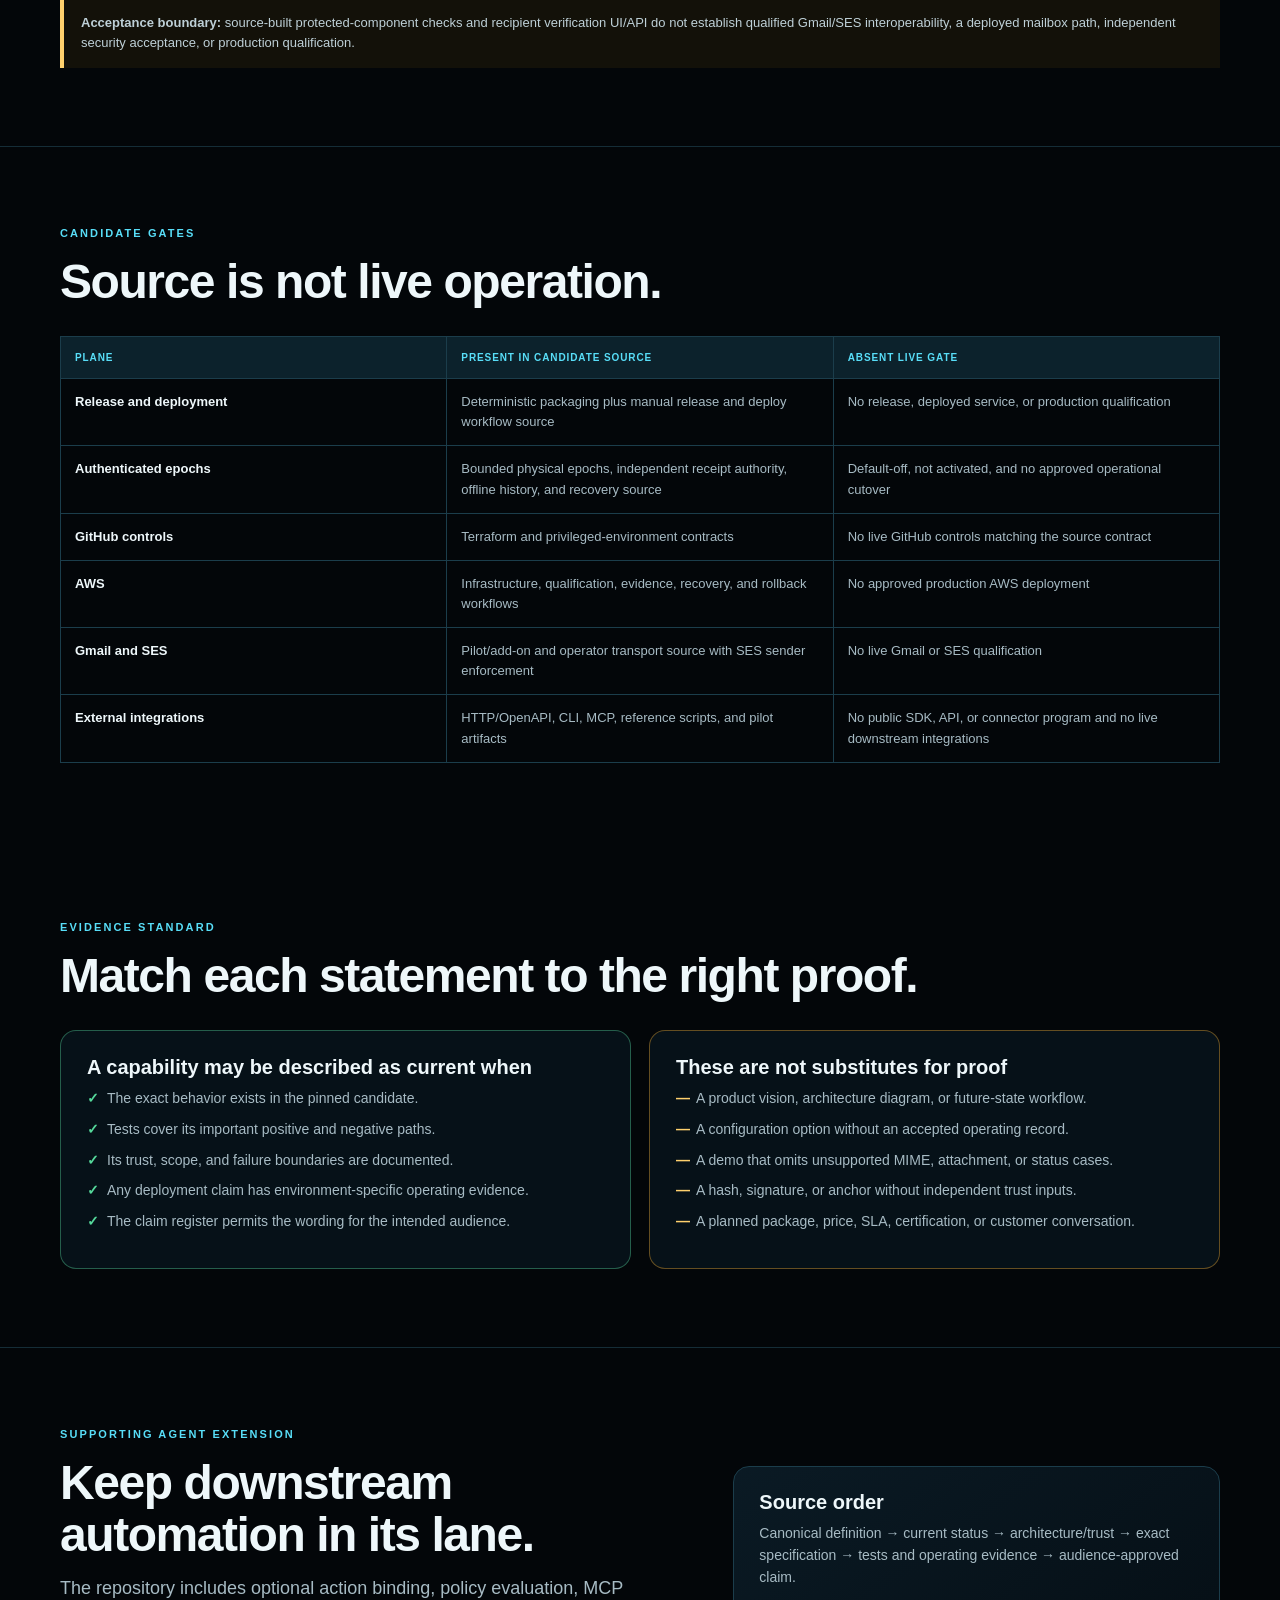
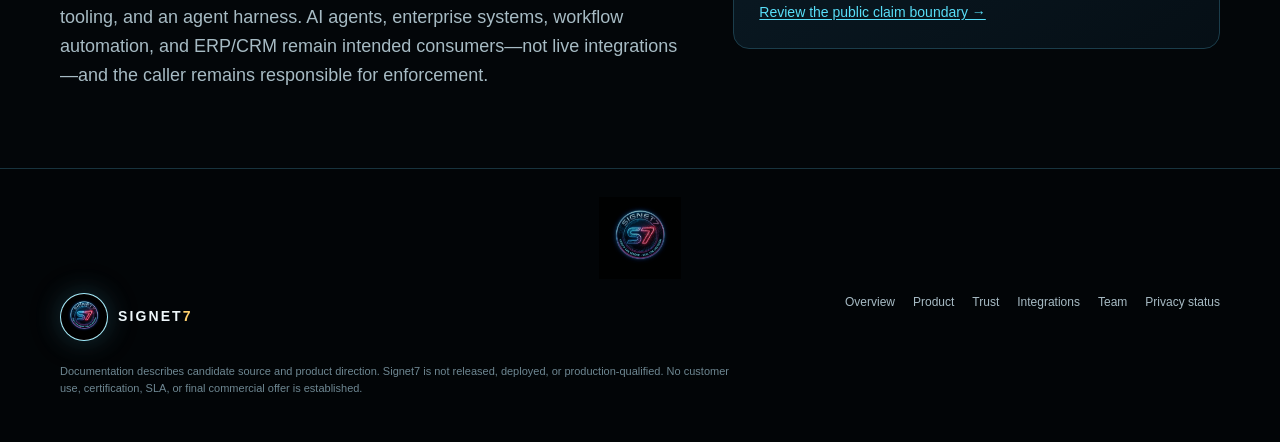
<file: docs.html>
<!doctype html>
<html lang="en">
<head>
  <meta charset="utf-8">
  <meta name="viewport" content="width=device-width,initial-scale=1">
  <meta name="description" content="Public Signet7 status map for candidate email verification, evidence, recovery, integration boundaries, default-off epochs, and absent live production gates.">
  <meta name="theme-color" content="#030609">
  <title>Documentation | Signet7</title>
  <link rel="icon" type="image/png" href="assets/favicon.png">
  <link rel="apple-touch-icon" href="assets/apple-touch-icon.png">
  <link rel="stylesheet" href="assets/site.css">
</head>
<body>
  <a class="skip-link" href="#main-content">Skip to content</a>
  <header class="site-header">
    <nav class="nav container" aria-label="Primary">
      <a class="brand" href="index.html"><img src="assets/signet7-circle-logo-official-v2.png" alt="Signet7 — Verify the Sender, Seal the Decision"><span>SIGNET<strong>7</strong></span></a>
      <div class="nav-links">
        <a href="product.html">Product</a>
        <a href="trust.html">Trust</a>
        <a href="integrations.html">Integrations</a>
        <a href="about.html">Team</a>
        <a href="docs.html" aria-current="page">Docs</a>
        <a class="nav-cta" href="docs.html#candidate-status">Candidate status</a>
      </div>
    </nav>
  </header>

  <main id="main-content">
    <section class="page-hero">
      <div class="container">
        <div class="eyebrow">Product truth · implementation evidence · operating controls</div>
        <div class="badge-row">
          <span class="badge cyan">Repository documentation map</span>
          <span class="badge gold">Read status before roadmap</span>
        </div>
        <h1>Start with what is <span class="gradient-text">true now.</span></h1>
        <p class="hero-copy">These sources separate the email-first product direction from capabilities present in the current source candidate, operator/integrator responsibilities, and gates that have no live evidence. A roadmap or workflow file is not deployment evidence.</p>
      </div>
    </section>

    <section class="section" id="candidate-status">
      <div class="container">
        <div class="eyebrow">First read</div>
        <h2>Four documents establish the hierarchy.</h2>
        <div class="grid-2">
          <article class="card hot">
            <h3>Canonical product definition</h3>
            <p>The authoritative identity of Signet7: verifiable email at the center, VSN as planned managed trust infrastructure, and automation as a supporting extension.</p>
            <p><a href="product.html">Read the public product model →</a></p>
          </article>
          <article class="card">
            <h3>Product status</h3>
            <p>The current candidate's implemented, partial, absent, and unverified capabilities. Use this source for “does it exist now?” questions.</p>
            <p><a href="docs.html#candidate-status">Read current status →</a></p>
          </article>
          <article class="card">
            <h3>Architecture</h3>
            <p>The technical boundaries, trust inputs, data flow, evidence model, and separation between the current foundation and intended email product.</p>
            <p><a href="product.html">Read the public architecture model →</a></p>
          </article>
          <article class="card">
            <h3>Trust and compliance</h3>
            <p>Precise meanings for provenance, tamper evidence, verification, anchoring, identity, retention, and compliance language.</p>
            <p><a href="trust.html#claim-boundary">Read the public trust boundaries →</a></p>
          </article>
        </div>
      </div>
    </section>

    <section class="section section-line">
      <div class="container">
        <div class="eyebrow">Email and VSN</div>
        <h2>Product specifications and integration evidence.</h2>
        <div class="grid-3">
          <article class="card">
            <h3>VSN protocol artifacts</h3>
            <p>Repository artifacts include a Signet7-specific trust profile and a draft/archived transport profile. They are not an IETF RFC and not an independently established production standard; they do not prove legal identity.</p>
            <p><a href="integrations.html">Review the public integration boundary →</a></p>
          </article>
          <article class="card">
            <h3>Signed-email profile</h3>
            <p>The candidate source implements <code>s7-email-1</code> signing and component-level verification for declared headers, MIME structure, bodies, and attachments. Acceptance remains open, and no live provider qualification has been retained.</p>
            <p><a href="integrations.html">Review the public sender boundary →</a></p>
          </article>
          <article class="card">
            <h3>Operator integration index</h3>
            <p>Current HTTP, CLI, Gmail-pilot, SES-operator, evidence, recovery, and optional agent surfaces—plus the mailbox and enforcement work an integrator still owns.</p>
            <p><a href="integrations.html">Open the public integration map →</a></p>
          </article>
        </div>
        <div class="notice gold"><strong>Acceptance boundary:</strong> source-built protected-component checks and recipient verification UI/API do not establish qualified Gmail/SES interoperability, a deployed mailbox path, independent security acceptance, or production qualification.</div>
      </div>
    </section>

    <section class="section" id="private-sources">
      <div class="container">
        <div class="eyebrow">Candidate gates</div>
        <h2>Source is not live operation.</h2>
        <table class="data-table">
          <thead>
            <tr><th>Plane</th><th>Present in candidate source</th><th>Absent live gate</th></tr>
          </thead>
          <tbody>
            <tr><td><strong>Release and deployment</strong></td><td>Deterministic packaging plus manual release and deploy workflow source</td><td>No release, deployed service, or production qualification</td></tr>
            <tr><td><strong>Authenticated epochs</strong></td><td>Bounded physical epochs, independent receipt authority, offline history, and recovery source</td><td>Default-off, not activated, and no approved operational cutover</td></tr>
            <tr><td><strong>GitHub controls</strong></td><td>Terraform and privileged-environment contracts</td><td>No live GitHub controls matching the source contract</td></tr>
            <tr><td><strong>AWS</strong></td><td>Infrastructure, qualification, evidence, recovery, and rollback workflows</td><td>No approved production AWS deployment</td></tr>
            <tr><td><strong>Gmail and SES</strong></td><td>Pilot/add-on and operator transport source with SES sender enforcement</td><td>No live Gmail or SES qualification</td></tr>
            <tr><td><strong>External integrations</strong></td><td>HTTP/OpenAPI, CLI, MCP, reference scripts, and pilot artifacts</td><td>No public SDK, API, or connector program and no live downstream integrations</td></tr>
          </tbody>
        </table>
      </div>
    </section>

    <section class="section section-line">
      <div class="container">
        <div class="eyebrow">Evidence standard</div>
        <h2>Match each statement to the right proof.</h2>
        <div class="truth-grid">
          <div class="truth yes">
            <h3>A capability may be described as current when</h3>
            <ul>
              <li>The exact behavior exists in the pinned candidate.</li>
              <li>Tests cover its important positive and negative paths.</li>
              <li>Its trust, scope, and failure boundaries are documented.</li>
              <li>Any deployment claim has environment-specific operating evidence.</li>
              <li>The claim register permits the wording for the intended audience.</li>
            </ul>
          </div>
          <div class="truth no">
            <h3>These are not substitutes for proof</h3>
            <ul>
              <li>A product vision, architecture diagram, or future-state workflow.</li>
              <li>A configuration option without an accepted operating record.</li>
              <li>A demo that omits unsupported MIME, attachment, or status cases.</li>
              <li>A hash, signature, or anchor without independent trust inputs.</li>
              <li>A planned package, price, SLA, certification, or customer conversation.</li>
            </ul>
          </div>
        </div>
      </div>
    </section>

    <section class="section">
      <div class="container split">
        <div>
          <div class="eyebrow">Supporting agent extension</div>
          <h2>Keep downstream automation in its lane.</h2>
          <p class="section-intro">The repository includes optional action binding, policy evaluation, MCP tooling, and an agent harness. AI agents, enterprise systems, workflow automation, and ERP/CRM remain intended consumers—not live integrations—and the caller remains responsible for enforcement.</p>
        </div>
        <article class="card">
          <h3>Source order</h3>
          <p>Canonical definition → current status → architecture/trust → exact specification → tests and operating evidence → audience-approved claim.</p>
          <p><a href="trust.html#claim-boundary">Review the public claim boundary →</a></p>
        </article>
      </div>
    </section>
  </main>

  <footer class="footer">
    <div class="container footer-grid">
      <div><a class="brand" href="index.html"><img src="assets/signet7-circle-logo-official-v2.png" alt="Signet7 — Verify the Sender, Seal the Decision"><span>SIGNET<strong>7</strong></span></a><div class="legal-note">Documentation describes candidate source and product direction. Signet7 is not released, deployed, or production-qualified. No customer use, certification, SLA, or final commercial offer is established.</div></div>
      <div class="footer-links"><a href="index.html">Overview</a><a href="product.html">Product</a><a href="trust.html">Trust</a><a href="integrations.html">Integrations</a><a href="about.html">Team</a><a href="privacy.html">Privacy status</a></div>
    </div>
  </footer>
</body>
</html>
</file>
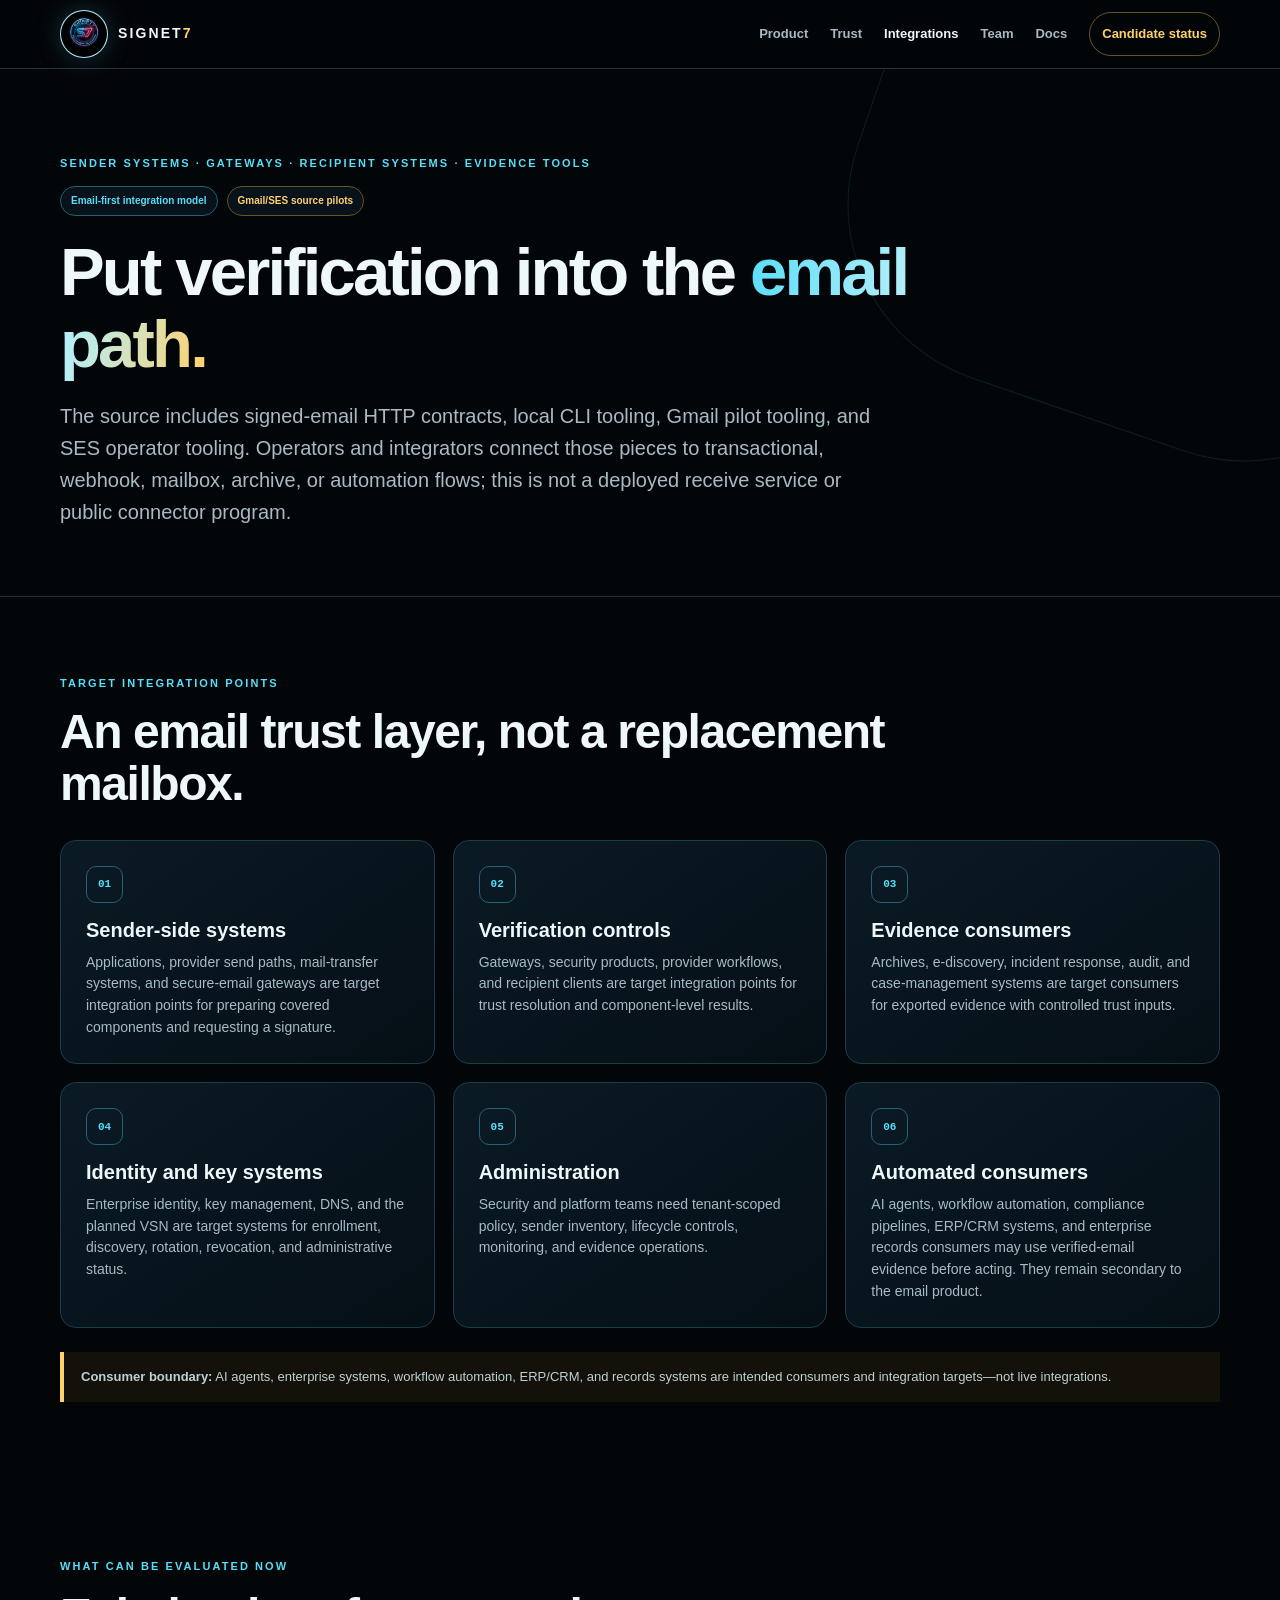
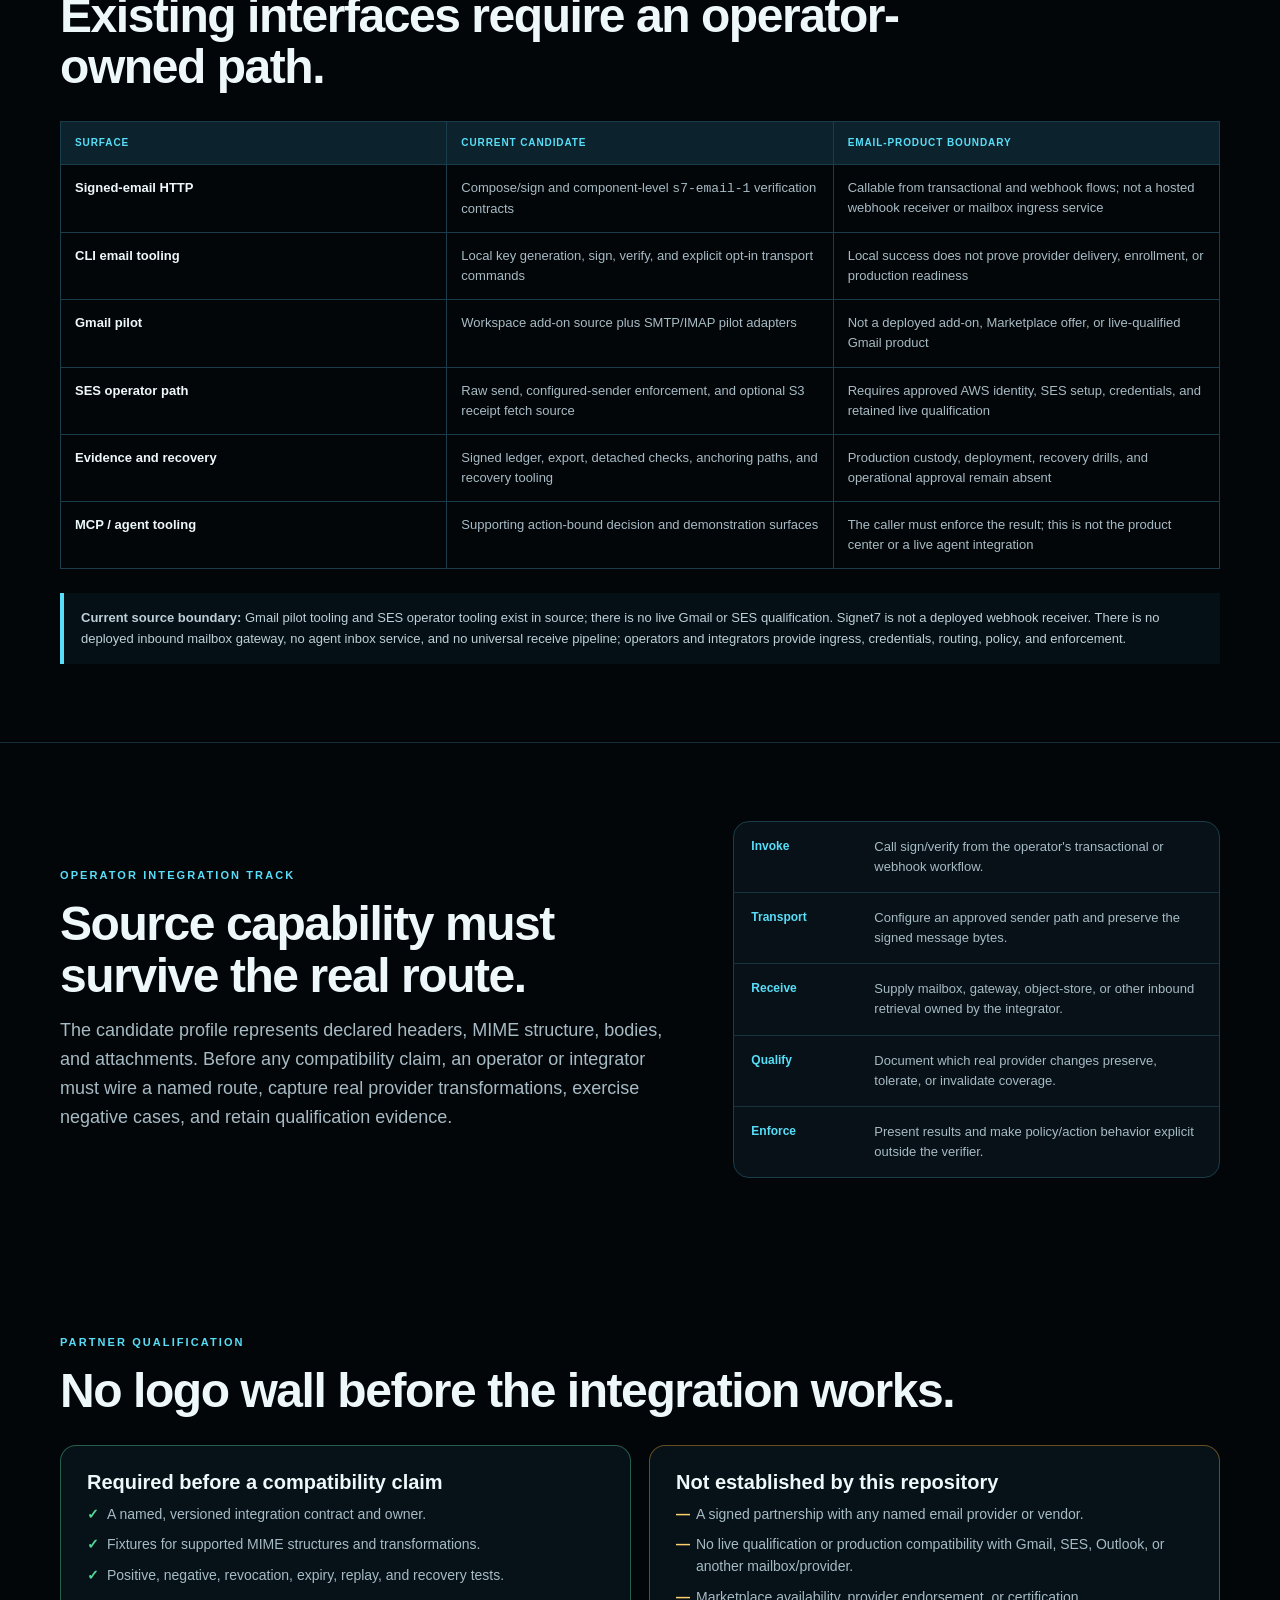
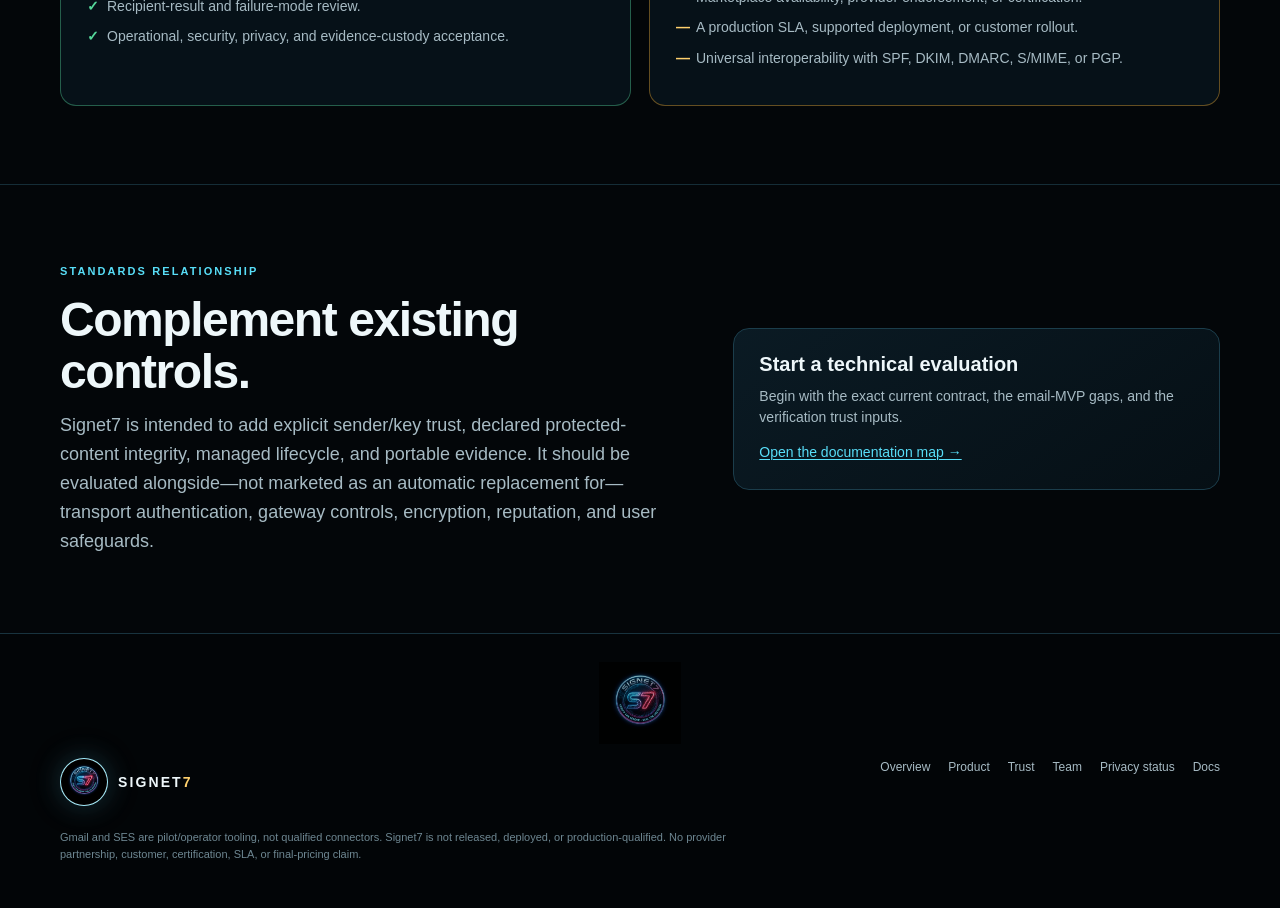
<file: integrations.html>
<!doctype html>
<html lang="en">
<head>
  <meta charset="utf-8">
  <meta name="viewport" content="width=device-width,initial-scale=1">
  <meta name="description" content="Candidate Signet7 integration paths: signed-email HTTP verification, Gmail and SES pilot/operator tooling, and operator-owned transactional or webhook flows—not live connectors.">
  <meta name="theme-color" content="#030609">
  <title>Email Integrations | Signet7</title>
  <link rel="icon" type="image/png" href="assets/favicon.png">
  <link rel="apple-touch-icon" href="assets/apple-touch-icon.png">
  <link rel="stylesheet" href="assets/site.css">
</head>
<body>
  <a class="skip-link" href="#main-content">Skip to content</a>
  <header class="site-header">
    <nav class="nav container" aria-label="Primary">
      <a class="brand" href="index.html"><img src="assets/signet7-circle-logo-official-v2.png" alt="Signet7 — Verify the Sender, Seal the Decision"><span>SIGNET<strong>7</strong></span></a>
      <div class="nav-links">
        <a href="product.html">Product</a>
        <a href="trust.html">Trust</a>
        <a href="integrations.html" aria-current="page">Integrations</a>
        <a href="about.html">Team</a>
        <a href="docs.html">Docs</a>
        <a class="nav-cta" href="docs.html#candidate-status">Candidate status</a>
      </div>
    </nav>
  </header>

  <main id="main-content">
    <section class="page-hero">
      <div class="container">
        <div class="eyebrow">Sender systems · gateways · recipient systems · evidence tools</div>
        <div class="badge-row">
          <span class="badge cyan">Email-first integration model</span>
          <span class="badge gold">Gmail/SES source pilots</span>
        </div>
        <h1>Put verification into the <span class="gradient-text">email path.</span></h1>
        <p class="hero-copy">The source includes signed-email HTTP contracts, local CLI tooling, Gmail pilot tooling, and SES operator tooling. Operators and integrators connect those pieces to transactional, webhook, mailbox, archive, or automation flows; this is not a deployed receive service or public connector program.</p>
      </div>
    </section>

    <section class="section">
      <div class="container">
        <div class="eyebrow">Target integration points</div>
        <h2>An email trust layer, not a replacement mailbox.</h2>
        <div class="grid-3">
          <article class="card">
            <div class="icon">01</div>
            <h3>Sender-side systems</h3>
            <p>Applications, provider send paths, mail-transfer systems, and secure-email gateways are target integration points for preparing covered components and requesting a signature.</p>
          </article>
          <article class="card">
            <div class="icon">02</div>
            <h3>Verification controls</h3>
            <p>Gateways, security products, provider workflows, and recipient clients are target integration points for trust resolution and component-level results.</p>
          </article>
          <article class="card">
            <div class="icon">03</div>
            <h3>Evidence consumers</h3>
            <p>Archives, e-discovery, incident response, audit, and case-management systems are target consumers for exported evidence with controlled trust inputs.</p>
          </article>
          <article class="card">
            <div class="icon">04</div>
            <h3>Identity and key systems</h3>
            <p>Enterprise identity, key management, DNS, and the planned VSN are target systems for enrollment, discovery, rotation, revocation, and administrative status.</p>
          </article>
          <article class="card">
            <div class="icon">05</div>
            <h3>Administration</h3>
            <p>Security and platform teams need tenant-scoped policy, sender inventory, lifecycle controls, monitoring, and evidence operations.</p>
          </article>
          <article class="card">
            <div class="icon">06</div>
            <h3>Automated consumers</h3>
            <p>AI agents, workflow automation, compliance pipelines, ERP/CRM systems, and enterprise records consumers may use verified-email evidence before acting. They remain secondary to the email product.</p>
          </article>
        </div>
        <div class="notice gold"><strong>Consumer boundary:</strong> AI agents, enterprise systems, workflow automation, ERP/CRM, and records systems are intended consumers and integration targets—not live integrations.</div>
      </div>
    </section>

    <section class="section section-line">
      <div class="container">
        <div class="eyebrow">What can be evaluated now</div>
        <h2>Existing interfaces require an operator-owned path.</h2>
        <table class="data-table">
          <thead>
            <tr><th>Surface</th><th>Current candidate</th><th>Email-product boundary</th></tr>
          </thead>
          <tbody>
            <tr><td><strong>Signed-email HTTP</strong></td><td>Compose/sign and component-level <code>s7-email-1</code> verification contracts</td><td>Callable from transactional and webhook flows; not a hosted webhook receiver or mailbox ingress service</td></tr>
            <tr><td><strong>CLI email tooling</strong></td><td>Local key generation, sign, verify, and explicit opt-in transport commands</td><td>Local success does not prove provider delivery, enrollment, or production readiness</td></tr>
            <tr><td><strong>Gmail pilot</strong></td><td>Workspace add-on source plus SMTP/IMAP pilot adapters</td><td>Not a deployed add-on, Marketplace offer, or live-qualified Gmail product</td></tr>
            <tr><td><strong>SES operator path</strong></td><td>Raw send, configured-sender enforcement, and optional S3 receipt fetch source</td><td>Requires approved AWS identity, SES setup, credentials, and retained live qualification</td></tr>
            <tr><td><strong>Evidence and recovery</strong></td><td>Signed ledger, export, detached checks, anchoring paths, and recovery tooling</td><td>Production custody, deployment, recovery drills, and operational approval remain absent</td></tr>
            <tr><td><strong>MCP / agent tooling</strong></td><td>Supporting action-bound decision and demonstration surfaces</td><td>The caller must enforce the result; this is not the product center or a live agent integration</td></tr>
          </tbody>
        </table>
        <div class="notice"><strong>Current source boundary:</strong> Gmail pilot tooling and SES operator tooling exist in source; there is no live Gmail or SES qualification. Signet7 is not a deployed webhook receiver. There is no deployed inbound mailbox gateway, no agent inbox service, and no universal receive pipeline; operators and integrators provide ingress, credentials, routing, policy, and enforcement.</div>
      </div>
    </section>

    <section class="section">
      <div class="container split">
        <div>
          <div class="eyebrow">Operator integration track</div>
          <h2>Source capability must survive the real route.</h2>
          <p class="section-intro">The candidate profile represents declared headers, MIME structure, bodies, and attachments. Before any compatibility claim, an operator or integrator must wire a named route, capture real provider transformations, exercise negative cases, and retain qualification evidence.</p>
        </div>
        <div class="scope-list">
          <div class="scope-row"><b>Invoke</b><span>Call sign/verify from the operator's transactional or webhook workflow.</span></div>
          <div class="scope-row"><b>Transport</b><span>Configure an approved sender path and preserve the signed message bytes.</span></div>
          <div class="scope-row"><b>Receive</b><span>Supply mailbox, gateway, object-store, or other inbound retrieval owned by the integrator.</span></div>
          <div class="scope-row"><b>Qualify</b><span>Document which real provider changes preserve, tolerate, or invalidate coverage.</span></div>
          <div class="scope-row"><b>Enforce</b><span>Present results and make policy/action behavior explicit outside the verifier.</span></div>
        </div>
      </div>
    </section>

    <section class="section section-line">
      <div class="container">
        <div class="eyebrow">Partner qualification</div>
        <h2>No logo wall before the integration works.</h2>
        <div class="truth-grid">
          <div class="truth yes">
            <h3>Required before a compatibility claim</h3>
            <ul>
              <li>A named, versioned integration contract and owner.</li>
              <li>Fixtures for supported MIME structures and transformations.</li>
              <li>Positive, negative, revocation, expiry, replay, and recovery tests.</li>
              <li>Recipient-result and failure-mode review.</li>
              <li>Operational, security, privacy, and evidence-custody acceptance.</li>
            </ul>
          </div>
          <div class="truth no">
            <h3>Not established by this repository</h3>
            <ul>
              <li>A signed partnership with any named email provider or vendor.</li>
              <li>No live qualification or production compatibility with Gmail, SES, Outlook, or another mailbox/provider.</li>
              <li>Marketplace availability, provider endorsement, or certification.</li>
              <li>A production SLA, supported deployment, or customer rollout.</li>
              <li>Universal interoperability with SPF, DKIM, DMARC, S/MIME, or PGP.</li>
            </ul>
          </div>
        </div>
      </div>
    </section>

    <section class="section">
      <div class="container split">
        <div>
          <div class="eyebrow">Standards relationship</div>
          <h2>Complement existing controls.</h2>
          <p class="section-intro">Signet7 is intended to add explicit sender/key trust, declared protected-content integrity, managed lifecycle, and portable evidence. It should be evaluated alongside—not marketed as an automatic replacement for—transport authentication, gateway controls, encryption, reputation, and user safeguards.</p>
        </div>
        <article class="card">
          <h3>Start a technical evaluation</h3>
          <p>Begin with the exact current contract, the email-MVP gaps, and the verification trust inputs.</p>
          <p><a href="docs.html">Open the documentation map →</a></p>
        </article>
      </div>
    </section>
  </main>

  <footer class="footer">
    <div class="container footer-grid">
      <div><a class="brand" href="index.html"><img src="assets/signet7-circle-logo-official-v2.png" alt="Signet7 — Verify the Sender, Seal the Decision"><span>SIGNET<strong>7</strong></span></a><div class="legal-note">Gmail and SES are pilot/operator tooling, not qualified connectors. Signet7 is not released, deployed, or production-qualified. No provider partnership, customer, certification, SLA, or final-pricing claim.</div></div>
      <div class="footer-links"><a href="index.html">Overview</a><a href="product.html">Product</a><a href="trust.html">Trust</a><a href="about.html">Team</a><a href="privacy.html">Privacy status</a><a href="docs.html">Docs</a></div>
    </div>
  </footer>
</body>
</html>
</file>
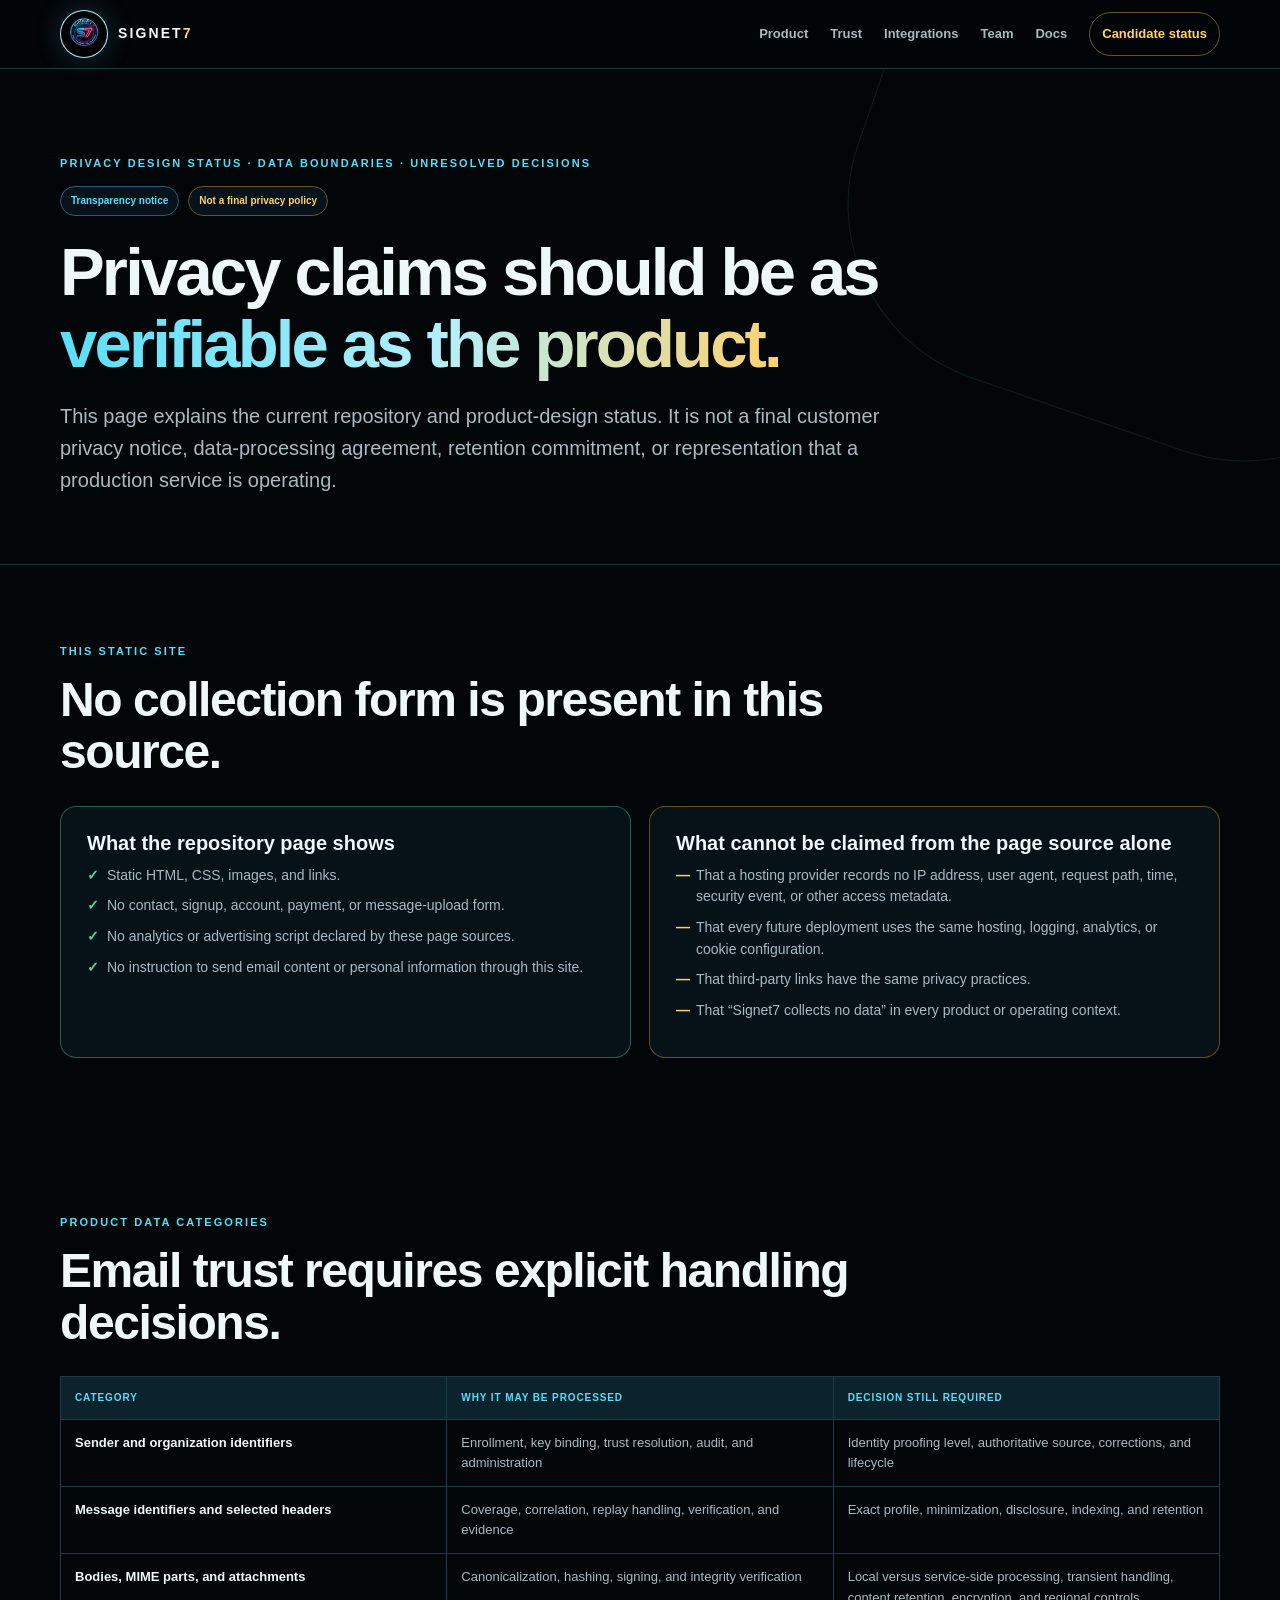
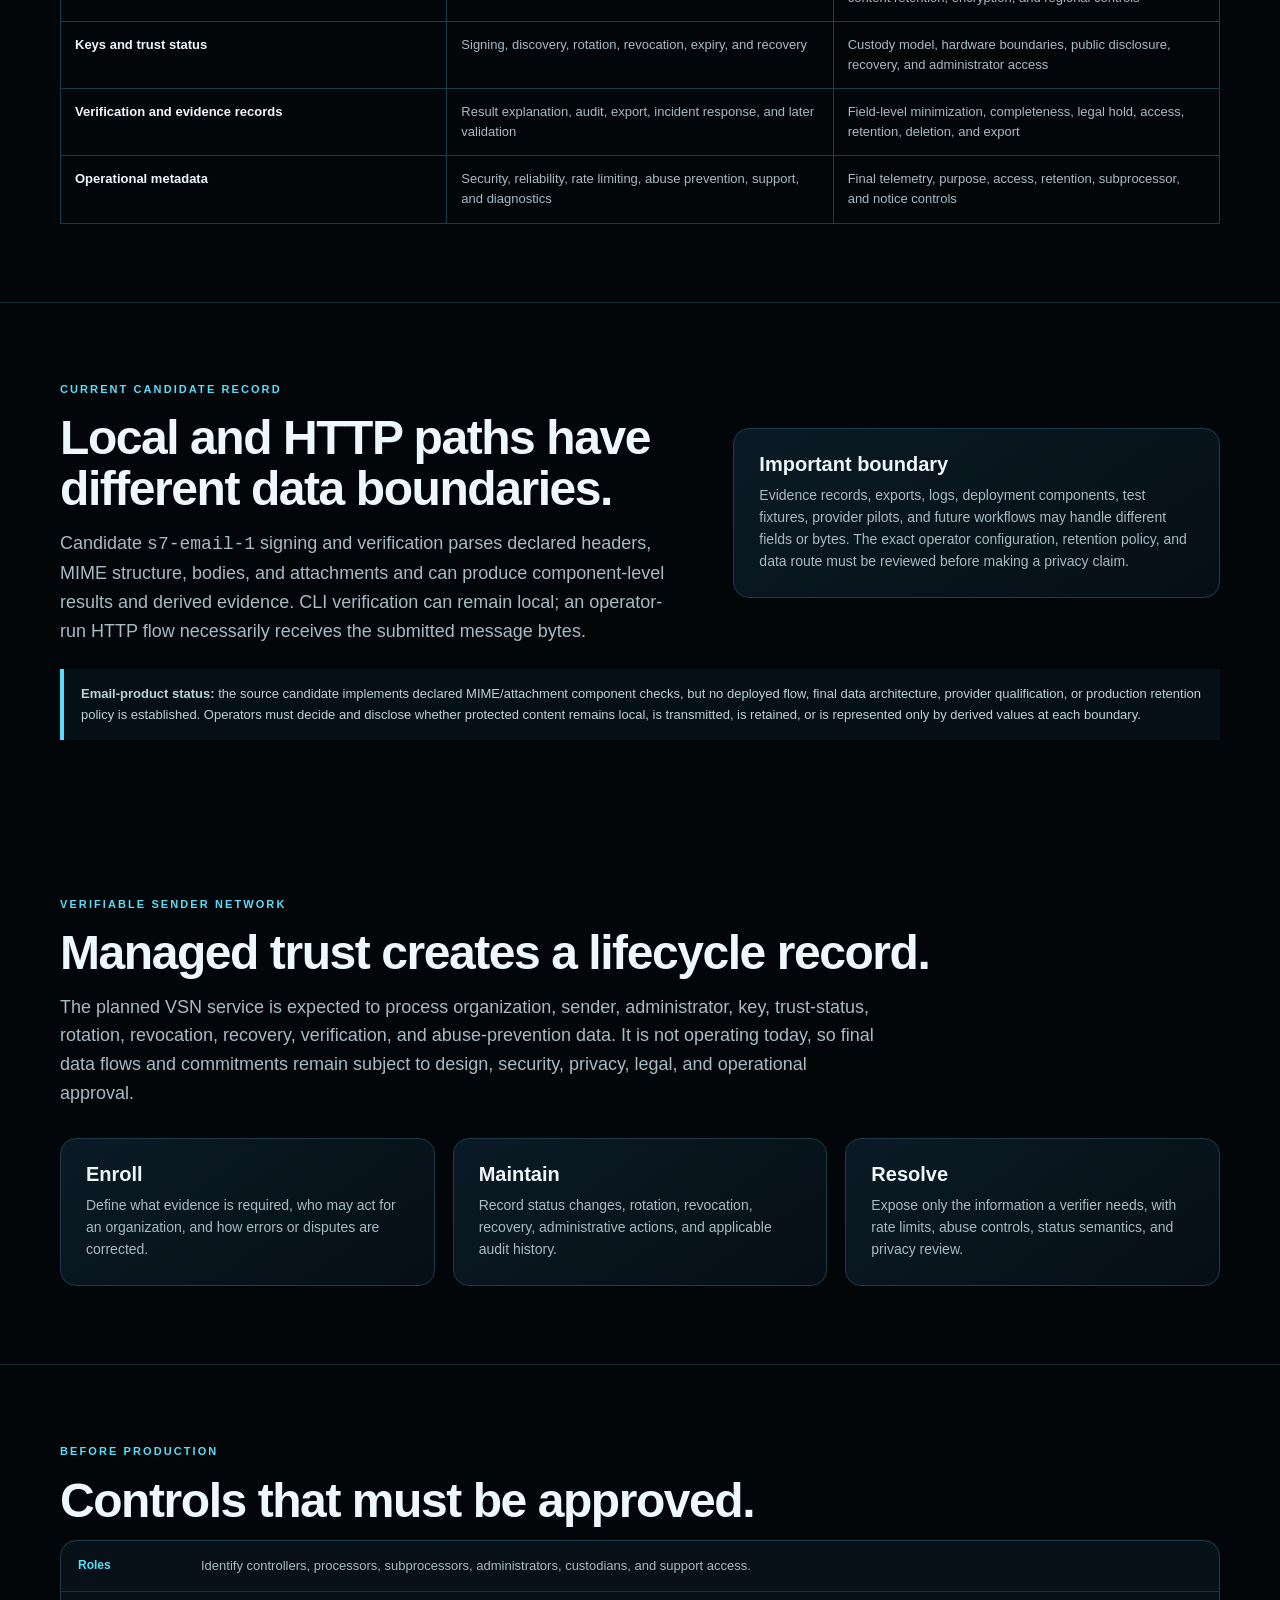
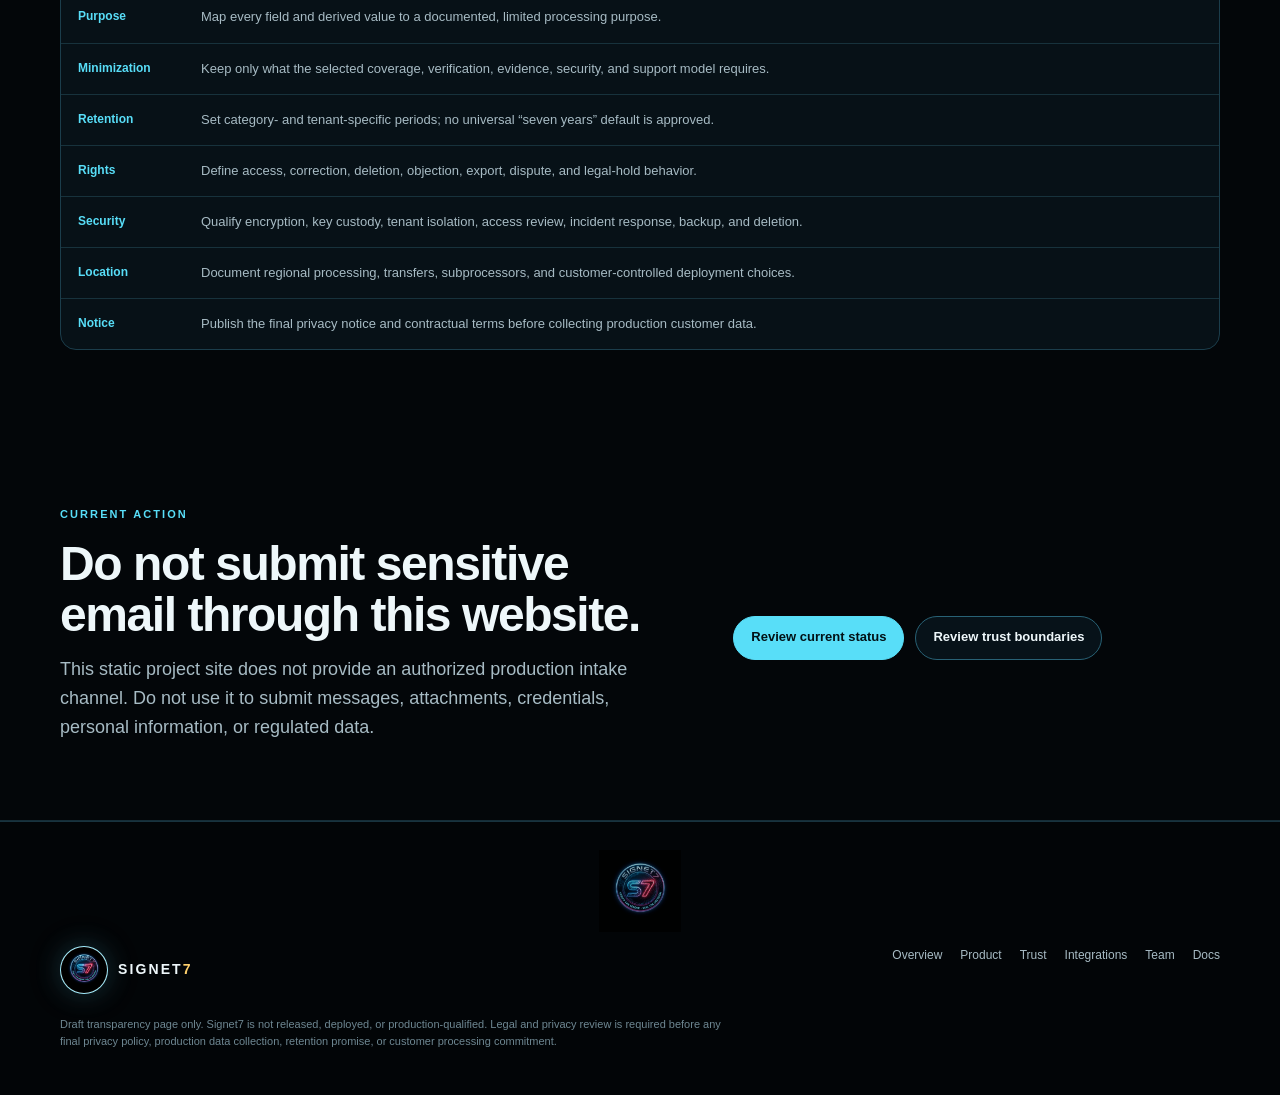
<file: privacy.html>
<!doctype html>
<html lang="en">
<head>
  <meta charset="utf-8">
  <meta name="viewport" content="width=device-width,initial-scale=1">
  <meta name="description" content="Current privacy and data-boundary status for the Signet7 source candidate; no production service, final privacy policy, or customer-data intake is represented.">
  <meta name="theme-color" content="#030609">
  <title>Privacy Status | Signet7</title>
  <link rel="icon" type="image/png" href="assets/favicon.png">
  <link rel="apple-touch-icon" href="assets/apple-touch-icon.png">
  <link rel="stylesheet" href="assets/site.css">
</head>
<body>
  <a class="skip-link" href="#main-content">Skip to content</a>
  <header class="site-header">
    <nav class="nav container" aria-label="Primary">
      <a class="brand" href="index.html"><img src="assets/signet7-circle-logo-official-v2.png" alt="Signet7 — Verify the Sender, Seal the Decision"><span>SIGNET<strong>7</strong></span></a>
      <div class="nav-links">
        <a href="product.html">Product</a>
        <a href="trust.html">Trust</a>
        <a href="integrations.html">Integrations</a>
        <a href="about.html">Team</a>
        <a href="docs.html">Docs</a>
        <a class="nav-cta" href="docs.html#candidate-status">Candidate status</a>
      </div>
    </nav>
  </header>

  <main id="main-content">
    <section class="page-hero">
      <div class="container">
        <div class="eyebrow">Privacy design status · data boundaries · unresolved decisions</div>
        <div class="badge-row">
          <span class="badge cyan">Transparency notice</span>
          <span class="badge gold">Not a final privacy policy</span>
        </div>
        <h1>Privacy claims should be as <span class="gradient-text">verifiable as the product.</span></h1>
        <p class="hero-copy">This page explains the current repository and product-design status. It is not a final customer privacy notice, data-processing agreement, retention commitment, or representation that a production service is operating.</p>
      </div>
    </section>

    <section class="section">
      <div class="container">
        <div class="eyebrow">This static site</div>
        <h2>No collection form is present in this source.</h2>
        <div class="truth-grid">
          <div class="truth yes">
            <h3>What the repository page shows</h3>
            <ul>
              <li>Static HTML, CSS, images, and links.</li>
              <li>No contact, signup, account, payment, or message-upload form.</li>
              <li>No analytics or advertising script declared by these page sources.</li>
              <li>No instruction to send email content or personal information through this site.</li>
            </ul>
          </div>
          <div class="truth no">
            <h3>What cannot be claimed from the page source alone</h3>
            <ul>
              <li>That a hosting provider records no IP address, user agent, request path, time, security event, or other access metadata.</li>
              <li>That every future deployment uses the same hosting, logging, analytics, or cookie configuration.</li>
              <li>That third-party links have the same privacy practices.</li>
              <li>That “Signet7 collects no data” in every product or operating context.</li>
            </ul>
          </div>
        </div>
      </div>
    </section>

    <section class="section section-line">
      <div class="container">
        <div class="eyebrow">Product data categories</div>
        <h2>Email trust requires explicit handling decisions.</h2>
        <table class="data-table">
          <thead>
            <tr><th>Category</th><th>Why it may be processed</th><th>Decision still required</th></tr>
          </thead>
          <tbody>
            <tr><td><strong>Sender and organization identifiers</strong></td><td>Enrollment, key binding, trust resolution, audit, and administration</td><td>Identity proofing level, authoritative source, corrections, and lifecycle</td></tr>
            <tr><td><strong>Message identifiers and selected headers</strong></td><td>Coverage, correlation, replay handling, verification, and evidence</td><td>Exact profile, minimization, disclosure, indexing, and retention</td></tr>
            <tr><td><strong>Bodies, MIME parts, and attachments</strong></td><td>Canonicalization, hashing, signing, and integrity verification</td><td>Local versus service-side processing, transient handling, content retention, encryption, and regional controls</td></tr>
            <tr><td><strong>Keys and trust status</strong></td><td>Signing, discovery, rotation, revocation, expiry, and recovery</td><td>Custody model, hardware boundaries, public disclosure, recovery, and administrator access</td></tr>
            <tr><td><strong>Verification and evidence records</strong></td><td>Result explanation, audit, export, incident response, and later validation</td><td>Field-level minimization, completeness, legal hold, access, retention, deletion, and export</td></tr>
            <tr><td><strong>Operational metadata</strong></td><td>Security, reliability, rate limiting, abuse prevention, support, and diagnostics</td><td>Final telemetry, purpose, access, retention, subprocessor, and notice controls</td></tr>
          </tbody>
        </table>
      </div>
    </section>

    <section class="section">
      <div class="container split">
        <div>
          <div class="eyebrow">Current candidate record</div>
          <h2>Local and HTTP paths have different data boundaries.</h2>
          <p class="section-intro">Candidate <code>s7-email-1</code> signing and verification parses declared headers, MIME structure, bodies, and attachments and can produce component-level results and derived evidence. CLI verification can remain local; an operator-run HTTP flow necessarily receives the submitted message bytes.</p>
        </div>
        <article class="card">
          <h3>Important boundary</h3>
          <p>Evidence records, exports, logs, deployment components, test fixtures, provider pilots, and future workflows may handle different fields or bytes. The exact operator configuration, retention policy, and data route must be reviewed before making a privacy claim.</p>
        </article>
      </div>
      <div class="container">
        <div class="notice"><strong>Email-product status:</strong> the source candidate implements declared MIME/attachment component checks, but no deployed flow, final data architecture, provider qualification, or production retention policy is established. Operators must decide and disclose whether protected content remains local, is transmitted, is retained, or is represented only by derived values at each boundary.</div>
      </div>
    </section>

    <section class="section section-line">
      <div class="container">
        <div class="eyebrow">Verifiable Sender Network</div>
        <h2>Managed trust creates a lifecycle record.</h2>
        <p class="section-intro">The planned VSN service is expected to process organization, sender, administrator, key, trust-status, rotation, revocation, recovery, verification, and abuse-prevention data. It is not operating today, so final data flows and commitments remain subject to design, security, privacy, legal, and operational approval.</p>
        <div class="grid-3">
          <article class="card"><h3>Enroll</h3><p>Define what evidence is required, who may act for an organization, and how errors or disputes are corrected.</p></article>
          <article class="card"><h3>Maintain</h3><p>Record status changes, rotation, revocation, recovery, administrative actions, and applicable audit history.</p></article>
          <article class="card"><h3>Resolve</h3><p>Expose only the information a verifier needs, with rate limits, abuse controls, status semantics, and privacy review.</p></article>
        </div>
      </div>
    </section>

    <section class="section">
      <div class="container">
        <div class="eyebrow">Before production</div>
        <h2>Controls that must be approved.</h2>
        <div class="scope-list">
          <div class="scope-row"><b>Roles</b><span>Identify controllers, processors, subprocessors, administrators, custodians, and support access.</span></div>
          <div class="scope-row"><b>Purpose</b><span>Map every field and derived value to a documented, limited processing purpose.</span></div>
          <div class="scope-row"><b>Minimization</b><span>Keep only what the selected coverage, verification, evidence, security, and support model requires.</span></div>
          <div class="scope-row"><b>Retention</b><span>Set category- and tenant-specific periods; no universal “seven years” default is approved.</span></div>
          <div class="scope-row"><b>Rights</b><span>Define access, correction, deletion, objection, export, dispute, and legal-hold behavior.</span></div>
          <div class="scope-row"><b>Security</b><span>Qualify encryption, key custody, tenant isolation, access review, incident response, backup, and deletion.</span></div>
          <div class="scope-row"><b>Location</b><span>Document regional processing, transfers, subprocessors, and customer-controlled deployment choices.</span></div>
          <div class="scope-row"><b>Notice</b><span>Publish the final privacy notice and contractual terms before collecting production customer data.</span></div>
        </div>
      </div>
    </section>

    <section class="section section-line">
      <div class="container split">
        <div>
          <div class="eyebrow">Current action</div>
          <h2>Do not submit sensitive email through this website.</h2>
          <p class="section-intro">This static project site does not provide an authorized production intake channel. Do not use it to submit messages, attachments, credentials, personal information, or regulated data.</p>
        </div>
        <div class="actions">
          <a class="button primary" href="docs.html#candidate-status">Review current status</a>
          <a class="button secondary" href="trust.html">Review trust boundaries</a>
        </div>
      </div>
    </section>
  </main>

  <footer class="footer">
    <div class="container footer-grid">
      <div><a class="brand" href="index.html"><img src="assets/signet7-circle-logo-official-v2.png" alt="Signet7 — Verify the Sender, Seal the Decision"><span>SIGNET<strong>7</strong></span></a><div class="legal-note">Draft transparency page only. Signet7 is not released, deployed, or production-qualified. Legal and privacy review is required before any final privacy policy, production data collection, retention promise, or customer processing commitment.</div></div>
      <div class="footer-links"><a href="index.html">Overview</a><a href="product.html">Product</a><a href="trust.html">Trust</a><a href="integrations.html">Integrations</a><a href="about.html">Team</a><a href="docs.html">Docs</a></div>
    </div>
  </footer>
</body>
</html>
</file>
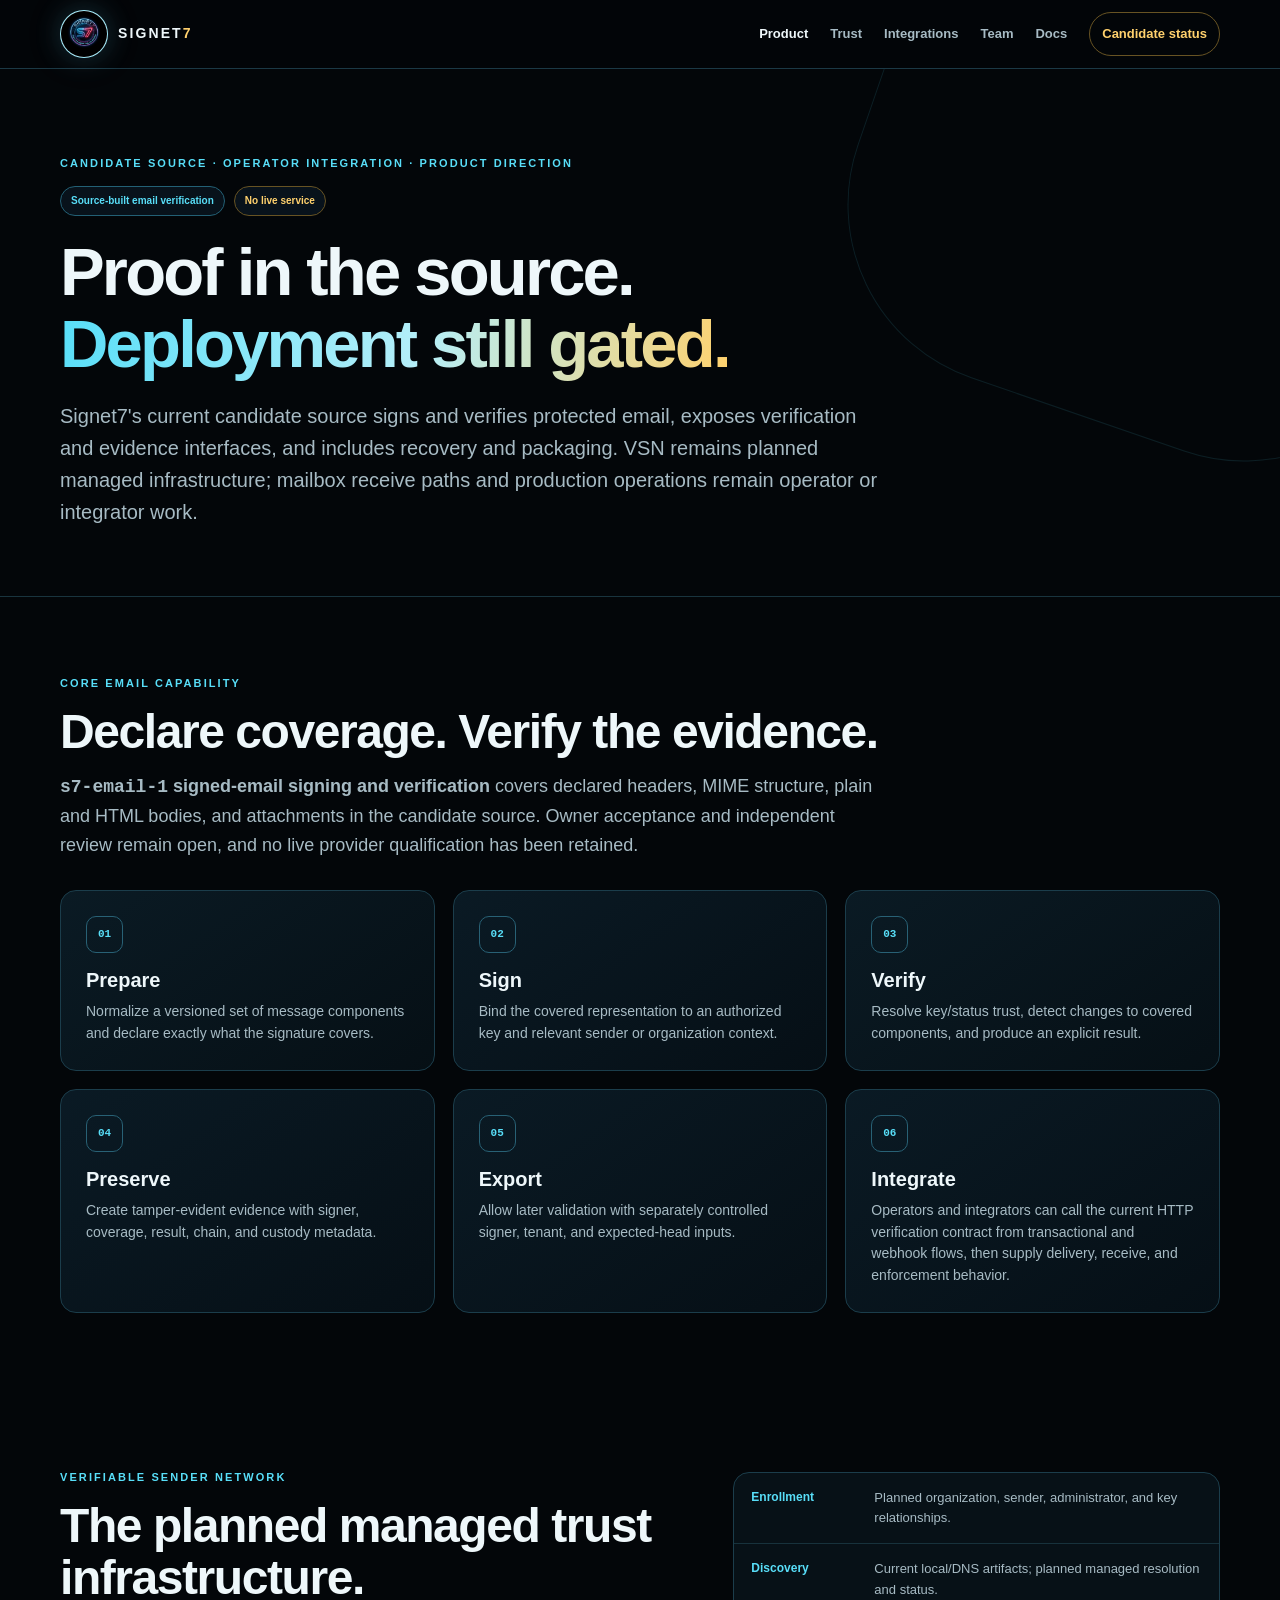
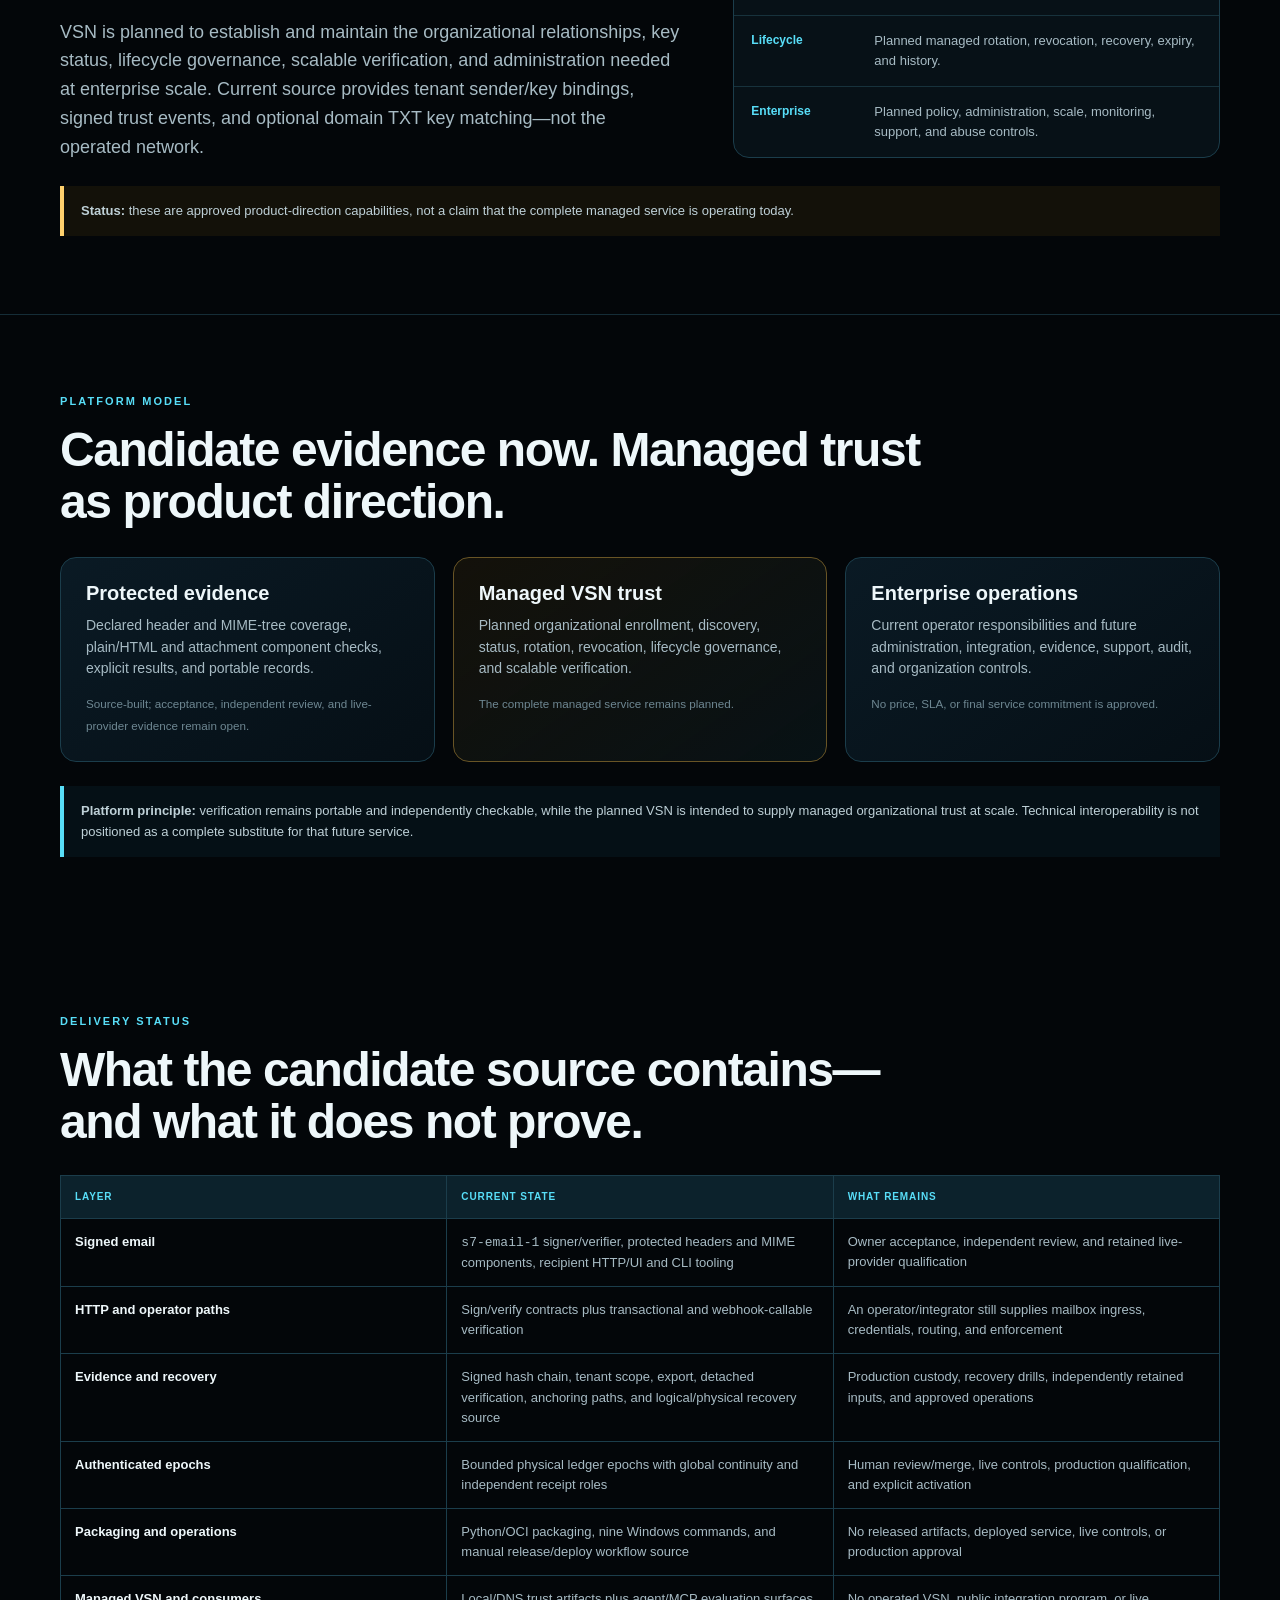
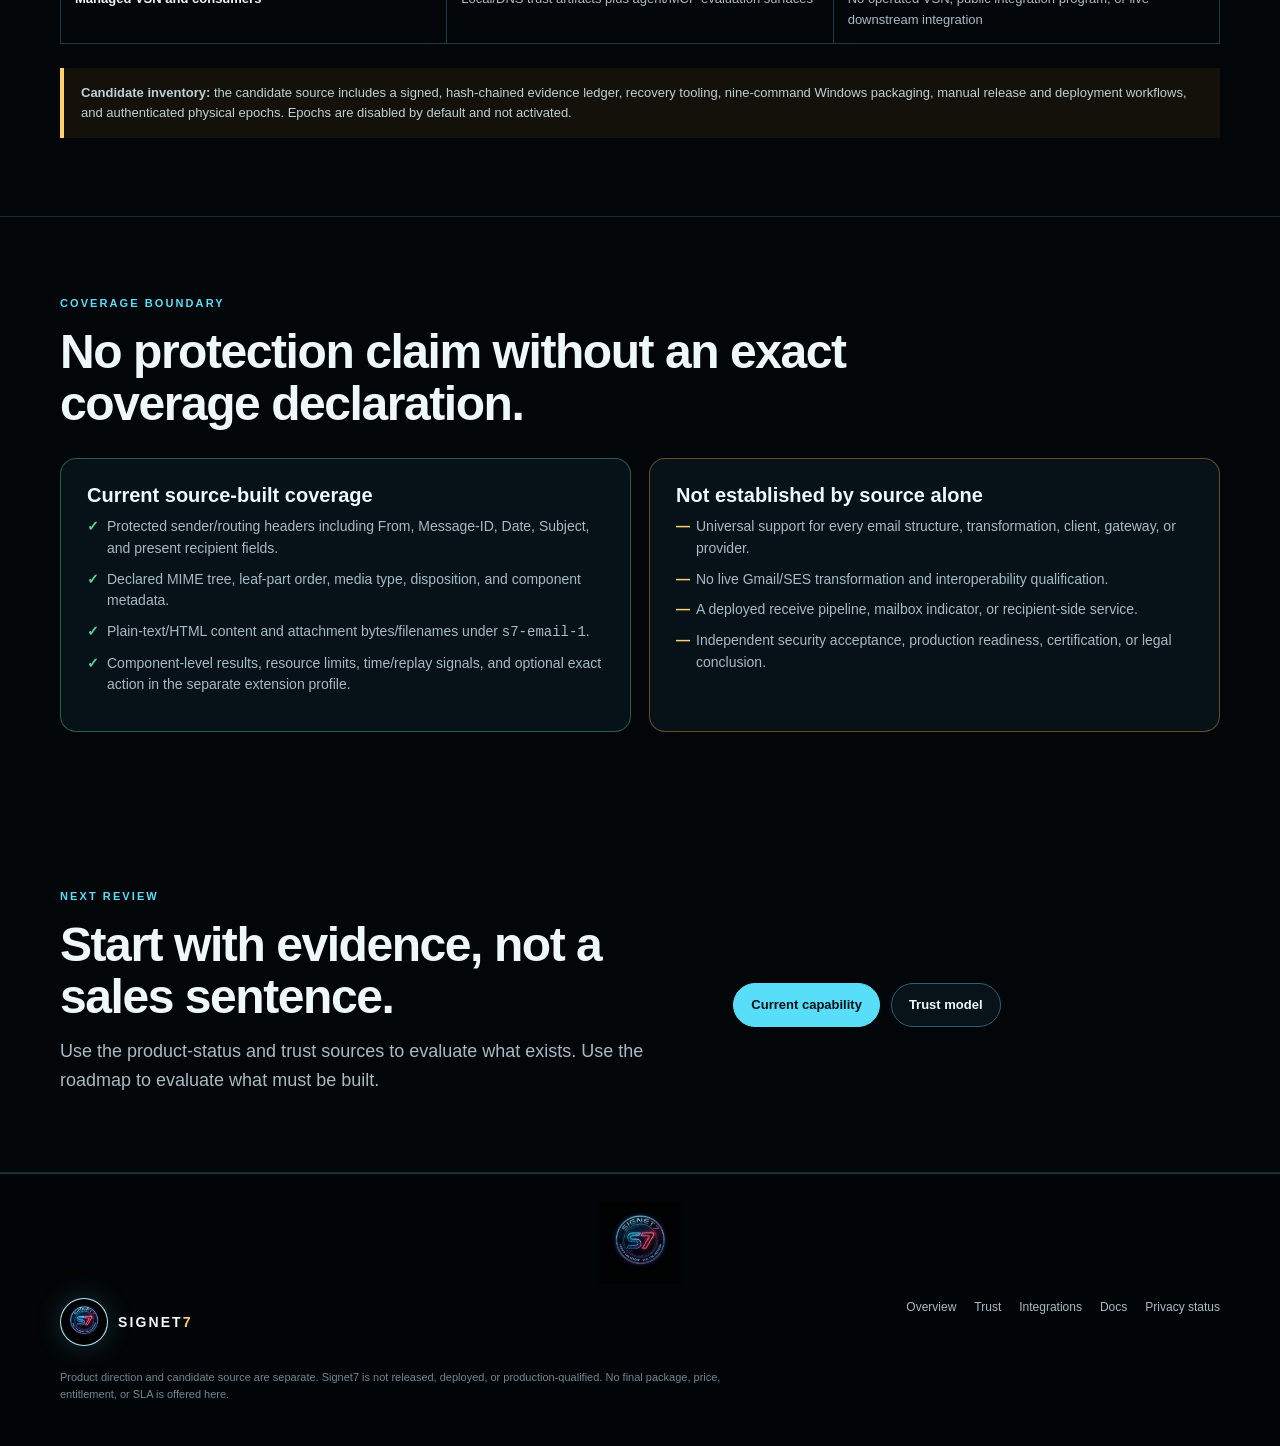
<file: product.html>
<!doctype html>
<html lang="en">
<head>
  <meta charset="utf-8">
  <meta name="viewport" content="width=device-width,initial-scale=1">
  <meta name="description" content="Current Signet7 source candidate: s7-email-1 signing and verification, HTTP integration, evidence, recovery, packaging, and default-off epochs—not a live service.">
  <meta name="theme-color" content="#030609">
  <title>Email Trust Product | Signet7</title>
  <link rel="icon" type="image/png" href="assets/favicon.png">
  <link rel="apple-touch-icon" href="assets/apple-touch-icon.png">
  <link rel="stylesheet" href="assets/site.css">
</head>
<body>
  <a class="skip-link" href="#main-content">Skip to content</a>
  <header class="site-header">
    <nav class="nav container" aria-label="Primary">
      <a class="brand" href="index.html"><img src="assets/signet7-circle-logo-official-v2.png" alt="Signet7 — Verify the Sender, Seal the Decision"><span>SIGNET<strong>7</strong></span></a>
      <div class="nav-links">
        <a href="product.html" aria-current="page">Product</a>
        <a href="trust.html">Trust</a>
        <a href="integrations.html">Integrations</a>
        <a href="about.html">Team</a>
        <a href="docs.html">Docs</a>
        <a class="nav-cta" href="docs.html#candidate-status">Candidate status</a>
      </div>
    </nav>
  </header>

  <main id="main-content">
    <section class="page-hero">
      <div class="container">
        <div class="eyebrow">Candidate source · operator integration · product direction</div>
        <div class="badge-row">
          <span class="badge cyan">Source-built email verification</span>
          <span class="badge gold">No live service</span>
        </div>
        <h1>Proof in the source. <span class="gradient-text">Deployment still gated.</span></h1>
        <p class="hero-copy">Signet7's current candidate source signs and verifies protected email, exposes verification and evidence interfaces, and includes recovery and packaging. VSN remains planned managed infrastructure; mailbox receive paths and production operations remain operator or integrator work.</p>
      </div>
    </section>

    <section class="section">
      <div class="container">
        <div class="eyebrow">Core email capability</div>
        <h2>Declare coverage. Verify the evidence.</h2>
        <p class="section-intro"><strong><code>s7-email-1</code> signed-email signing and verification</strong> covers declared headers, MIME structure, plain and HTML bodies, and attachments in the candidate source. Owner acceptance and independent review remain open, and no live provider qualification has been retained.</p>
        <div class="grid-3">
          <article class="card"><div class="icon">01</div><h3>Prepare</h3><p>Normalize a versioned set of message components and declare exactly what the signature covers.</p></article>
          <article class="card"><div class="icon">02</div><h3>Sign</h3><p>Bind the covered representation to an authorized key and relevant sender or organization context.</p></article>
          <article class="card"><div class="icon">03</div><h3>Verify</h3><p>Resolve key/status trust, detect changes to covered components, and produce an explicit result.</p></article>
          <article class="card"><div class="icon">04</div><h3>Preserve</h3><p>Create tamper-evident evidence with signer, coverage, result, chain, and custody metadata.</p></article>
          <article class="card"><div class="icon">05</div><h3>Export</h3><p>Allow later validation with separately controlled signer, tenant, and expected-head inputs.</p></article>
          <article class="card"><div class="icon">06</div><h3>Integrate</h3><p>Operators and integrators can call the current HTTP verification contract from transactional and webhook flows, then supply delivery, receive, and enforcement behavior.</p></article>
        </div>
      </div>
    </section>

    <section id="vsn" class="section section-line">
      <div class="container split">
        <div>
          <div class="eyebrow">Verifiable Sender Network</div>
          <h2>The planned managed trust infrastructure.</h2>
          <p class="section-intro">VSN is planned to establish and maintain the organizational relationships, key status, lifecycle governance, scalable verification, and administration needed at enterprise scale. Current source provides tenant sender/key bindings, signed trust events, and optional domain TXT key matching—not the operated network.</p>
        </div>
        <div class="scope-list">
          <div class="scope-row"><b>Enrollment</b><span>Planned organization, sender, administrator, and key relationships.</span></div>
          <div class="scope-row"><b>Discovery</b><span>Current local/DNS artifacts; planned managed resolution and status.</span></div>
          <div class="scope-row"><b>Lifecycle</b><span>Planned managed rotation, revocation, recovery, expiry, and history.</span></div>
          <div class="scope-row"><b>Enterprise</b><span>Planned policy, administration, scale, monitoring, support, and abuse controls.</span></div>
        </div>
      </div>
      <div class="container">
        <div class="notice gold"><strong>Status:</strong> these are approved product-direction capabilities, not a claim that the complete managed service is operating today.</div>
      </div>
    </section>

    <section class="section">
      <div class="container">
        <div class="eyebrow">Platform model</div>
        <h2>Candidate evidence now. Managed trust as product direction.</h2>
        <div class="grid-3">
          <article class="card">
            <h3>Protected evidence</h3>
            <p>Declared header and MIME-tree coverage, plain/HTML and attachment component checks, explicit results, and portable records.</p>
            <p><small>Source-built; acceptance, independent review, and live-provider evidence remain open.</small></p>
          </article>
          <article class="card hot">
            <h3>Managed VSN trust</h3>
            <p>Planned organizational enrollment, discovery, status, rotation, revocation, lifecycle governance, and scalable verification.</p>
            <p><small>The complete managed service remains planned.</small></p>
          </article>
          <article class="card">
            <h3>Enterprise operations</h3>
            <p>Current operator responsibilities and future administration, integration, evidence, support, audit, and organization controls.</p>
            <p><small>No price, SLA, or final service commitment is approved.</small></p>
          </article>
        </div>
        <div class="notice"><strong>Platform principle:</strong> verification remains portable and independently checkable, while the planned VSN is intended to supply managed organizational trust at scale. Technical interoperability is not positioned as a complete substitute for that future service.</div>
      </div>
    </section>

    <section class="section section-line">
      <div class="container">
        <div class="eyebrow">Delivery status</div>
        <h2>What the candidate source contains—and what it does not prove.</h2>
        <table class="data-table">
          <thead>
            <tr><th>Layer</th><th>Current state</th><th>What remains</th></tr>
          </thead>
          <tbody>
            <tr><td><strong>Signed email</strong></td><td><code>s7-email-1</code> signer/verifier, protected headers and MIME components, recipient HTTP/UI and CLI tooling</td><td>Owner acceptance, independent review, and retained live-provider qualification</td></tr>
            <tr><td><strong>HTTP and operator paths</strong></td><td>Sign/verify contracts plus transactional and webhook-callable verification</td><td>An operator/integrator still supplies mailbox ingress, credentials, routing, and enforcement</td></tr>
            <tr><td><strong>Evidence and recovery</strong></td><td>Signed hash chain, tenant scope, export, detached verification, anchoring paths, and logical/physical recovery source</td><td>Production custody, recovery drills, independently retained inputs, and approved operations</td></tr>
            <tr><td><strong>Authenticated epochs</strong></td><td>Bounded physical ledger epochs with global continuity and independent receipt roles</td><td>Human review/merge, live controls, production qualification, and explicit activation</td></tr>
            <tr><td><strong>Packaging and operations</strong></td><td>Python/OCI packaging, nine Windows commands, and manual release/deploy workflow source</td><td>No released artifacts, deployed service, live controls, or production approval</td></tr>
            <tr><td><strong>Managed VSN and consumers</strong></td><td>Local/DNS trust artifacts plus agent/MCP evaluation surfaces</td><td>No operated VSN, public integration program, or live downstream integration</td></tr>
          </tbody>
        </table>
        <div class="notice gold"><strong>Candidate inventory:</strong> the candidate source includes a signed, hash-chained evidence ledger, recovery tooling, nine-command Windows packaging, manual release and deployment workflows, and authenticated physical epochs. Epochs are disabled by default and not activated.</div>
      </div>
    </section>

    <section class="section">
      <div class="container">
        <div class="eyebrow">Coverage boundary</div>
        <h2>No protection claim without an exact coverage declaration.</h2>
        <div class="truth-grid">
          <div class="truth yes">
            <h3>Current source-built coverage</h3>
            <ul>
              <li>Protected sender/routing headers including From, Message-ID, Date, Subject, and present recipient fields.</li>
              <li>Declared MIME tree, leaf-part order, media type, disposition, and component metadata.</li>
              <li>Plain-text/HTML content and attachment bytes/filenames under <code>s7-email-1</code>.</li>
              <li>Component-level results, resource limits, time/replay signals, and optional exact action in the separate extension profile.</li>
            </ul>
          </div>
          <div class="truth no">
            <h3>Not established by source alone</h3>
            <ul>
              <li>Universal support for every email structure, transformation, client, gateway, or provider.</li>
              <li>No live Gmail/SES transformation and interoperability qualification.</li>
              <li>A deployed receive pipeline, mailbox indicator, or recipient-side service.</li>
              <li>Independent security acceptance, production readiness, certification, or legal conclusion.</li>
            </ul>
          </div>
        </div>
      </div>
    </section>

    <section class="section section-line">
      <div class="container split">
        <div>
          <div class="eyebrow">Next review</div>
          <h2>Start with evidence, not a sales sentence.</h2>
          <p class="section-intro">Use the product-status and trust sources to evaluate what exists. Use the roadmap to evaluate what must be built.</p>
        </div>
        <div class="actions">
          <a class="button primary" href="docs.html#candidate-status">Current capability</a>
          <a class="button secondary" href="trust.html">Trust model</a>
        </div>
      </div>
    </section>
  </main>

  <footer class="footer">
    <div class="container footer-grid">
      <div><a class="brand" href="index.html"><img src="assets/signet7-circle-logo-official-v2.png" alt="Signet7 — Verify the Sender, Seal the Decision"><span>SIGNET<strong>7</strong></span></a><div class="legal-note">Product direction and candidate source are separate. Signet7 is not released, deployed, or production-qualified. No final package, price, entitlement, or SLA is offered here.</div></div>
      <div class="footer-links"><a href="index.html">Overview</a><a href="trust.html">Trust</a><a href="integrations.html">Integrations</a><a href="docs.html">Docs</a><a href="privacy.html">Privacy status</a></div>
    </div>
  </footer>
</body>
</html>
</file>
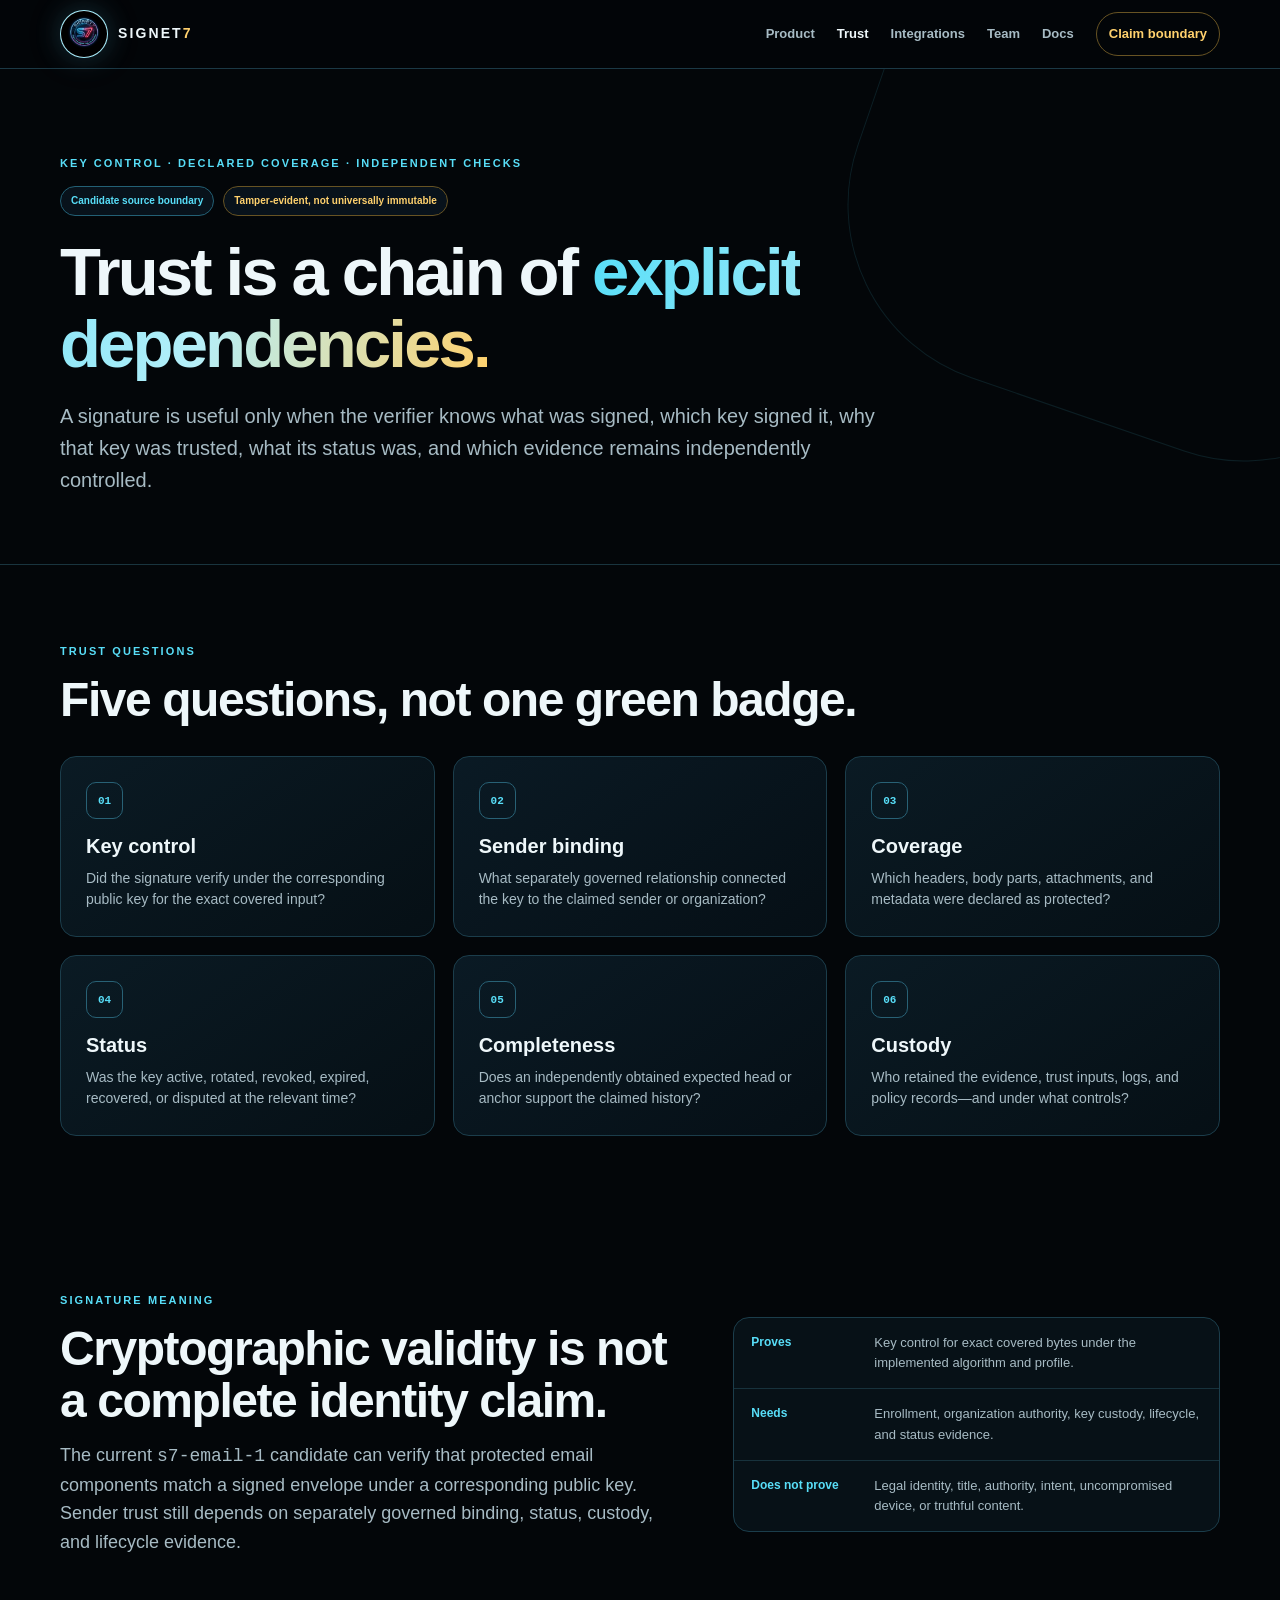
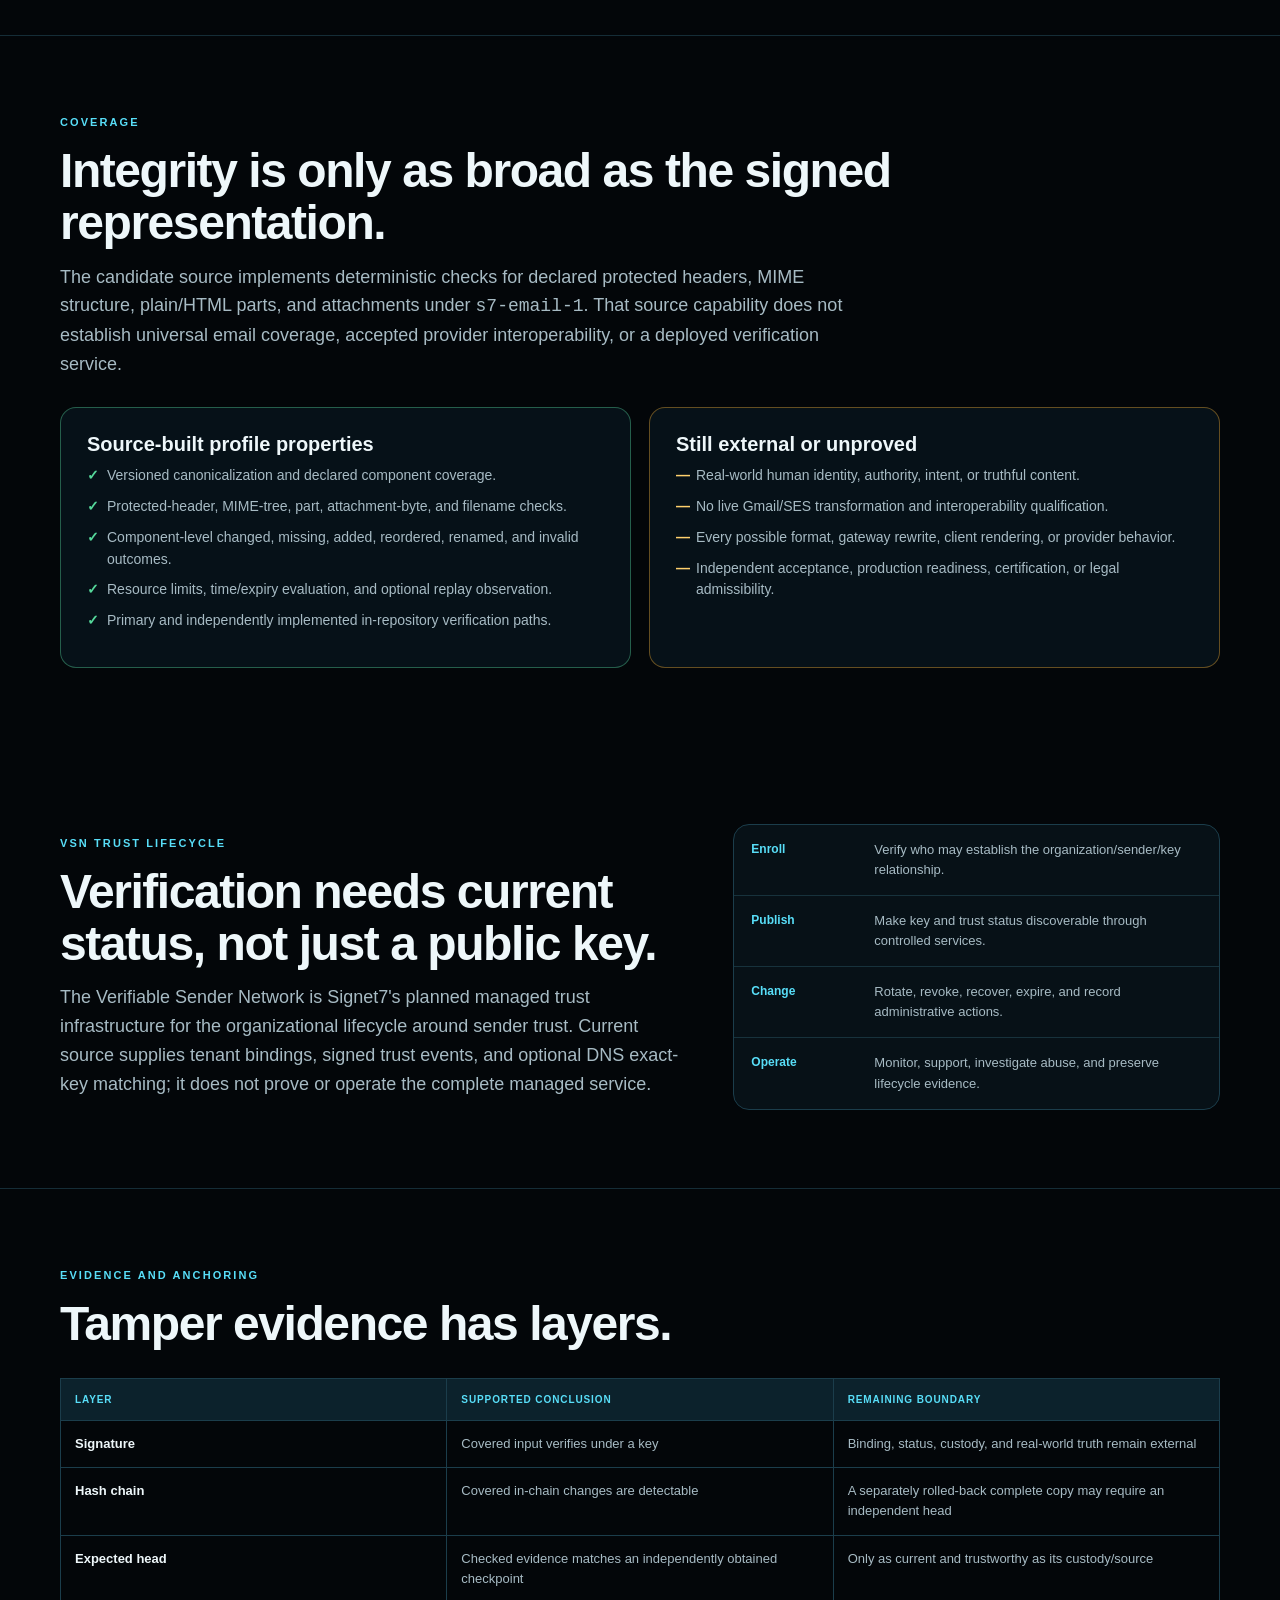
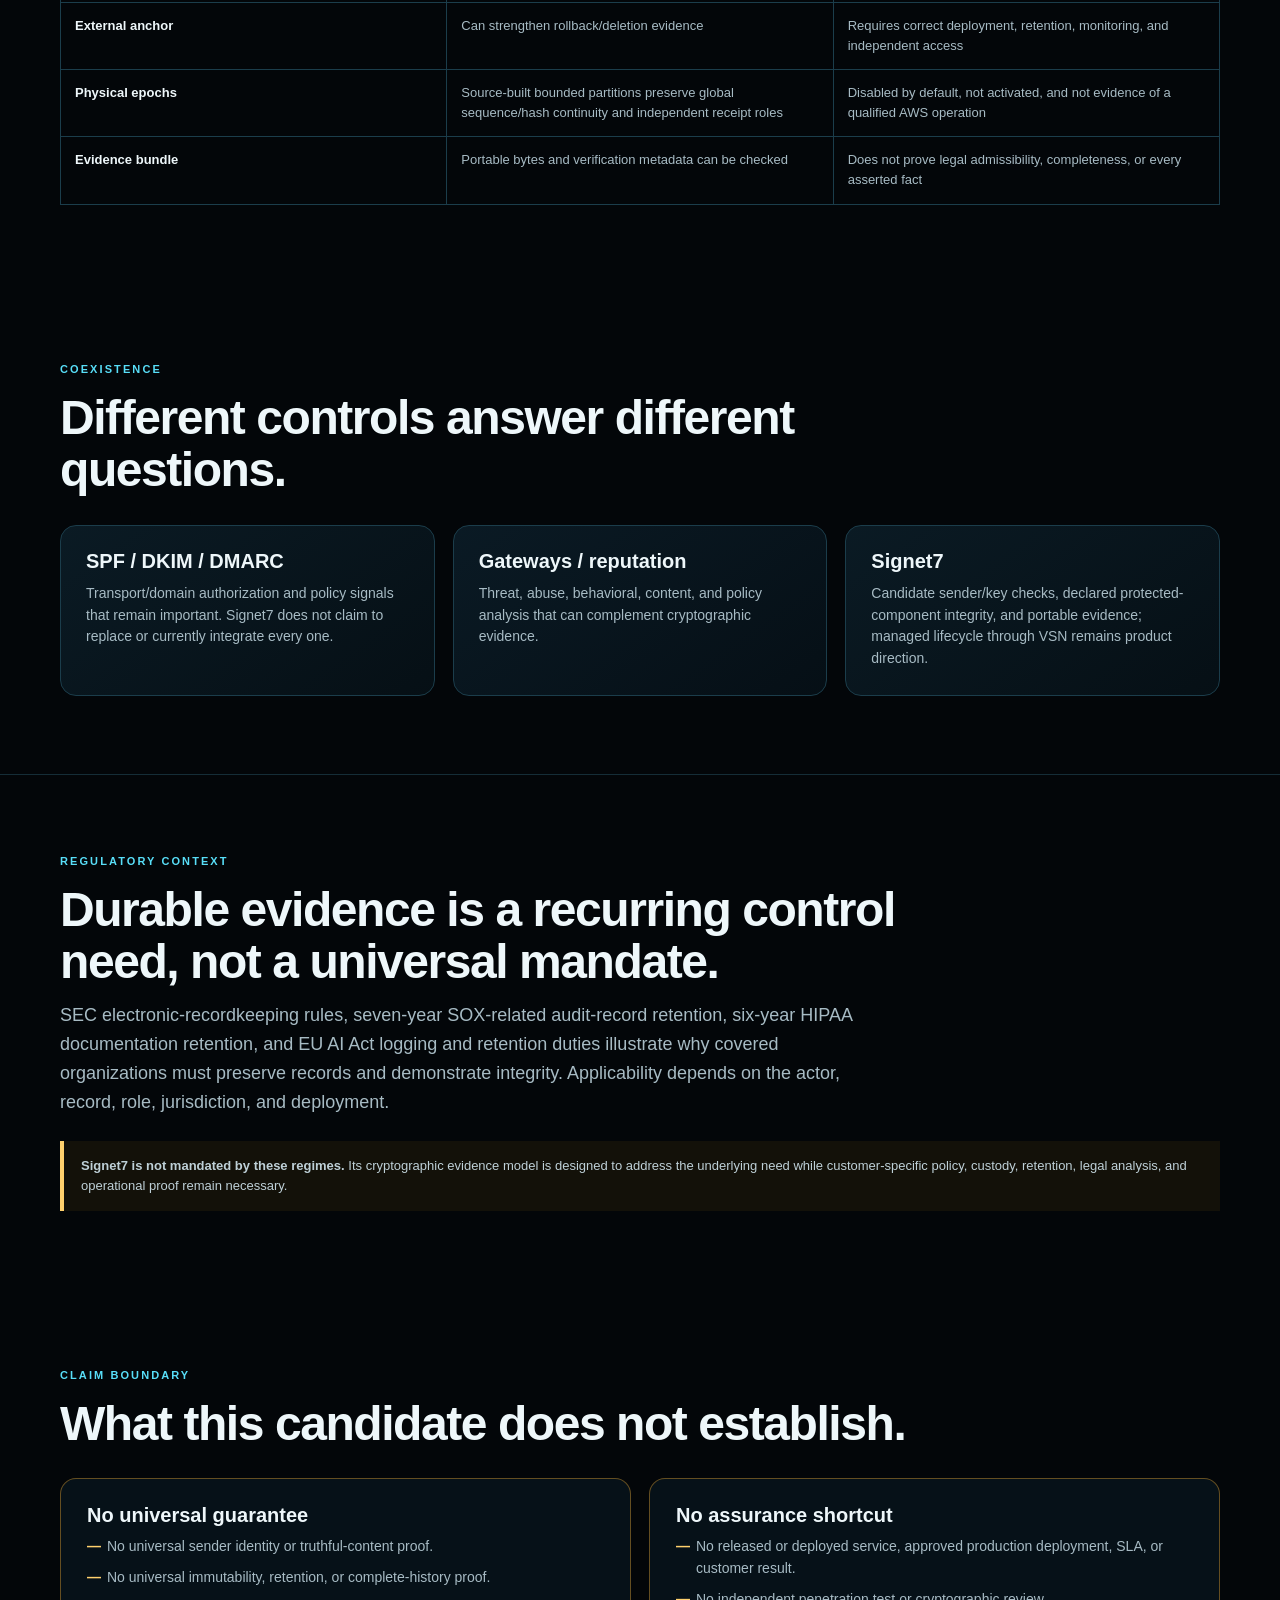
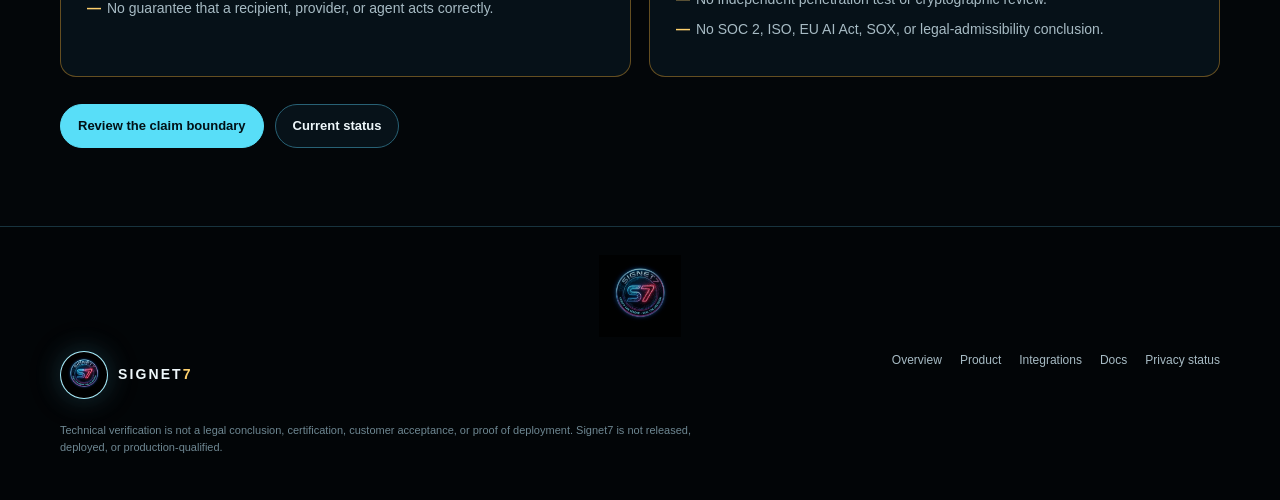
<file: trust.html>
<!doctype html>
<html lang="en">
<head>
  <meta charset="utf-8">
  <meta name="viewport" content="width=device-width,initial-scale=1">
  <meta name="description" content="Trust boundaries for the Signet7 source candidate: protected signed-email components, key binding, evidence, default-off epochs, and absent production assurance.">
  <meta name="theme-color" content="#030609">
  <title>Email Trust Model | Signet7</title>
  <link rel="icon" type="image/png" href="assets/favicon.png">
  <link rel="apple-touch-icon" href="assets/apple-touch-icon.png">
  <link rel="stylesheet" href="assets/site.css">
</head>
<body>
  <a class="skip-link" href="#main-content">Skip to content</a>
  <header class="site-header">
    <nav class="nav container" aria-label="Primary">
      <a class="brand" href="index.html"><img src="assets/signet7-circle-logo-official-v2.png" alt="Signet7 — Verify the Sender, Seal the Decision"><span>SIGNET<strong>7</strong></span></a>
      <div class="nav-links">
        <a href="product.html">Product</a>
        <a href="trust.html" aria-current="page">Trust</a>
        <a href="integrations.html">Integrations</a>
        <a href="about.html">Team</a>
        <a href="docs.html">Docs</a>
        <a class="nav-cta" href="trust.html#claim-boundary">Claim boundary</a>
      </div>
    </nav>
  </header>

  <main id="main-content">
    <section class="page-hero">
      <div class="container">
        <div class="eyebrow">Key control · declared coverage · independent checks</div>
        <div class="badge-row"><span class="badge cyan">Candidate source boundary</span><span class="badge gold">Tamper-evident, not universally immutable</span></div>
        <h1>Trust is a chain of <span class="gradient-text">explicit dependencies.</span></h1>
        <p class="hero-copy">A signature is useful only when the verifier knows what was signed, which key signed it, why that key was trusted, what its status was, and which evidence remains independently controlled.</p>
      </div>
    </section>

    <section class="section">
      <div class="container">
        <div class="eyebrow">Trust questions</div>
        <h2>Five questions, not one green badge.</h2>
        <div class="grid-3">
          <article class="card"><div class="icon">01</div><h3>Key control</h3><p>Did the signature verify under the corresponding public key for the exact covered input?</p></article>
          <article class="card"><div class="icon">02</div><h3>Sender binding</h3><p>What separately governed relationship connected the key to the claimed sender or organization?</p></article>
          <article class="card"><div class="icon">03</div><h3>Coverage</h3><p>Which headers, body parts, attachments, and metadata were declared as protected?</p></article>
          <article class="card"><div class="icon">04</div><h3>Status</h3><p>Was the key active, rotated, revoked, expired, recovered, or disputed at the relevant time?</p></article>
          <article class="card"><div class="icon">05</div><h3>Completeness</h3><p>Does an independently obtained expected head or anchor support the claimed history?</p></article>
          <article class="card"><div class="icon">06</div><h3>Custody</h3><p>Who retained the evidence, trust inputs, logs, and policy records—and under what controls?</p></article>
        </div>
      </div>
    </section>

    <section class="section section-line">
      <div class="container split">
        <div>
          <div class="eyebrow">Signature meaning</div>
          <h2>Cryptographic validity is not a complete identity claim.</h2>
          <p class="section-intro">The current <code>s7-email-1</code> candidate can verify that protected email components match a signed envelope under a corresponding public key. Sender trust still depends on separately governed binding, status, custody, and lifecycle evidence.</p>
        </div>
        <div class="scope-list">
          <div class="scope-row"><b>Proves</b><span>Key control for exact covered bytes under the implemented algorithm and profile.</span></div>
          <div class="scope-row"><b>Needs</b><span>Enrollment, organization authority, key custody, lifecycle, and status evidence.</span></div>
          <div class="scope-row"><b>Does not prove</b><span>Legal identity, title, authority, intent, uncompromised device, or truthful content.</span></div>
        </div>
      </div>
    </section>

    <section class="section">
      <div class="container">
        <div class="eyebrow">Coverage</div>
        <h2>Integrity is only as broad as the signed representation.</h2>
        <p class="section-intro">The candidate source implements deterministic checks for declared protected headers, MIME structure, plain/HTML parts, and attachments under <code>s7-email-1</code>. That source capability does not establish universal email coverage, accepted provider interoperability, or a deployed verification service.</p>
        <div class="truth-grid">
          <div class="truth yes">
            <h3>Source-built profile properties</h3>
            <ul>
              <li>Versioned canonicalization and declared component coverage.</li>
              <li>Protected-header, MIME-tree, part, attachment-byte, and filename checks.</li>
              <li>Component-level changed, missing, added, reordered, renamed, and invalid outcomes.</li>
              <li>Resource limits, time/expiry evaluation, and optional replay observation.</li>
              <li>Primary and independently implemented in-repository verification paths.</li>
            </ul>
          </div>
          <div class="truth no">
            <h3>Still external or unproved</h3>
            <ul>
              <li>Real-world human identity, authority, intent, or truthful content.</li>
              <li>No live Gmail/SES transformation and interoperability qualification.</li>
              <li>Every possible format, gateway rewrite, client rendering, or provider behavior.</li>
              <li>Independent acceptance, production readiness, certification, or legal admissibility.</li>
            </ul>
          </div>
        </div>
      </div>
    </section>

    <section class="section section-line">
      <div class="container split">
        <div>
          <div class="eyebrow">VSN trust lifecycle</div>
          <h2>Verification needs current status, not just a public key.</h2>
          <p class="section-intro">The Verifiable Sender Network is Signet7's planned managed trust infrastructure for the organizational lifecycle around sender trust. Current source supplies tenant bindings, signed trust events, and optional DNS exact-key matching; it does not prove or operate the complete managed service.</p>
        </div>
        <div class="scope-list">
          <div class="scope-row"><b>Enroll</b><span>Verify who may establish the organization/sender/key relationship.</span></div>
          <div class="scope-row"><b>Publish</b><span>Make key and trust status discoverable through controlled services.</span></div>
          <div class="scope-row"><b>Change</b><span>Rotate, revoke, recover, expire, and record administrative actions.</span></div>
          <div class="scope-row"><b>Operate</b><span>Monitor, support, investigate abuse, and preserve lifecycle evidence.</span></div>
        </div>
      </div>
    </section>

    <section class="section">
      <div class="container">
        <div class="eyebrow">Evidence and anchoring</div>
        <h2>Tamper evidence has layers.</h2>
        <table class="data-table">
          <thead><tr><th>Layer</th><th>Supported conclusion</th><th>Remaining boundary</th></tr></thead>
          <tbody>
            <tr><td><strong>Signature</strong></td><td>Covered input verifies under a key</td><td>Binding, status, custody, and real-world truth remain external</td></tr>
            <tr><td><strong>Hash chain</strong></td><td>Covered in-chain changes are detectable</td><td>A separately rolled-back complete copy may require an independent head</td></tr>
            <tr><td><strong>Expected head</strong></td><td>Checked evidence matches an independently obtained checkpoint</td><td>Only as current and trustworthy as its custody/source</td></tr>
            <tr><td><strong>External anchor</strong></td><td>Can strengthen rollback/deletion evidence</td><td>Requires correct deployment, retention, monitoring, and independent access</td></tr>
            <tr><td><strong>Physical epochs</strong></td><td>Source-built bounded partitions preserve global sequence/hash continuity and independent receipt roles</td><td>Disabled by default, not activated, and not evidence of a qualified AWS operation</td></tr>
            <tr><td><strong>Evidence bundle</strong></td><td>Portable bytes and verification metadata can be checked</td><td>Does not prove legal admissibility, completeness, or every asserted fact</td></tr>
          </tbody>
        </table>
      </div>
    </section>

    <section class="section section-line">
      <div class="container">
        <div class="eyebrow">Coexistence</div>
        <h2>Different controls answer different questions.</h2>
        <div class="grid-3">
          <article class="card"><h3>SPF / DKIM / DMARC</h3><p>Transport/domain authorization and policy signals that remain important. Signet7 does not claim to replace or currently integrate every one.</p></article>
          <article class="card"><h3>Gateways / reputation</h3><p>Threat, abuse, behavioral, content, and policy analysis that can complement cryptographic evidence.</p></article>
          <article class="card"><h3>Signet7</h3><p>Candidate sender/key checks, declared protected-component integrity, and portable evidence; managed lifecycle through VSN remains product direction.</p></article>
        </div>
      </div>
    </section>

    <section class="section">
      <div class="container">
        <div class="eyebrow">Regulatory context</div>
        <h2>Durable evidence is a recurring control need, not a universal mandate.</h2>
        <p class="section-intro">SEC electronic-recordkeeping rules, seven-year SOX-related audit-record retention, six-year HIPAA documentation retention, and EU AI Act logging and retention duties illustrate why covered organizations must preserve records and demonstrate integrity. Applicability depends on the actor, record, role, jurisdiction, and deployment.</p>
        <div class="notice gold"><strong>Signet7 is not mandated by these regimes.</strong> Its cryptographic evidence model is designed to address the underlying need while customer-specific policy, custody, retention, legal analysis, and operational proof remain necessary.</div>
      </div>
    </section>

    <section class="section" id="claim-boundary">
      <div class="container">
        <div class="eyebrow">Claim boundary</div>
        <h2>What this candidate does not establish.</h2>
        <div class="truth-grid">
          <div class="truth no">
            <h3>No universal guarantee</h3>
            <ul>
              <li>No universal sender identity or truthful-content proof.</li>
              <li>No universal immutability, retention, or complete-history proof.</li>
              <li>No guarantee that a recipient, provider, or agent acts correctly.</li>
            </ul>
          </div>
          <div class="truth no">
            <h3>No assurance shortcut</h3>
            <ul>
              <li>No released or deployed service, approved production deployment, SLA, or customer result.</li>
              <li>No independent penetration test or cryptographic review.</li>
              <li>No SOC 2, ISO, EU AI Act, SOX, or legal-admissibility conclusion.</li>
            </ul>
          </div>
        </div>
        <div class="actions">
          <a class="button primary" href="trust.html#claim-boundary">Review the claim boundary</a>
          <a class="button secondary" href="docs.html#candidate-status">Current status</a>
        </div>
      </div>
    </section>
  </main>

  <footer class="footer">
    <div class="container footer-grid">
      <div><a class="brand" href="index.html"><img src="assets/signet7-circle-logo-official-v2.png" alt="Signet7 — Verify the Sender, Seal the Decision"><span>SIGNET<strong>7</strong></span></a><div class="legal-note">Technical verification is not a legal conclusion, certification, customer acceptance, or proof of deployment. Signet7 is not released, deployed, or production-qualified.</div></div>
      <div class="footer-links"><a href="index.html">Overview</a><a href="product.html">Product</a><a href="integrations.html">Integrations</a><a href="docs.html">Docs</a><a href="privacy.html">Privacy status</a></div>
    </div>
  </footer>
</body>
</html>
</file>
<file: assets/site.css>
:root {
  --bg: #030609;
  --bg-soft: #071119;
  --panel: #091720;
  --panel-2: #0c1d27;
  --line: #1b3d4b;
  --line-strong: #286175;
  --ink: #eef7fa;
  --muted: #a7bbc4;
  --dim: #6e8792;
  --cyan: #58def8;
  --cyan-deep: #138eaa;
  --gold: #ffd16d;
  --green: #55d99b;
  --red: #ff888f;
  --max: 1160px;
}

* {
  box-sizing: border-box;
}

html {
  color-scheme: dark;
  scroll-behavior: smooth;
}

body {
  margin: 0;
  background:
    radial-gradient(900px 520px at 90% -10%, rgba(39, 152, 181, 0.13), transparent 70%),
    var(--bg);
  color: var(--ink);
  font-family: Inter, "Segoe UI", Arial, sans-serif;
  line-height: 1.55;
  -webkit-font-smoothing: antialiased;
}

a {
  color: var(--cyan);
  text-decoration-thickness: 1px;
  text-underline-offset: 0.17em;
}

a:hover {
  color: #a6effc;
}

.skip-link {
  position: fixed;
  z-index: 1000;
  top: 8px;
  left: 8px;
  padding: 10px 13px;
  border-radius: 8px;
  background: var(--cyan);
  color: #021116;
  font-weight: 800;
  transform: translateY(-150%);
}

.skip-link:focus {
  transform: translateY(0);
}

.container {
  width: min(var(--max), calc(100% - 48px));
  margin-inline: auto;
}

.site-header {
  position: sticky;
  z-index: 100;
  top: 0;
  border-bottom: 1px solid rgba(37, 78, 93, 0.72);
  background: rgba(3, 6, 9, 0.9);
  backdrop-filter: blur(14px);
}

.nav {
  display: flex;
  min-height: 68px;
  align-items: center;
  justify-content: space-between;
  gap: 24px;
}

.brand {
  display: inline-flex;
  align-items: center;
  gap: 10px;
  color: var(--ink);
  font-size: 14px;
  font-weight: 900;
  letter-spacing: 0.15em;
  text-decoration: none;
  white-space: nowrap;
}

.brand img {
  width: 42px;
  height: 42px;
  border-radius: 10px;
  object-fit: cover;
}

.brand strong {
  color: var(--gold);
}


.nav-links {
  display: flex;
  align-items: center;
  justify-content: flex-end;
  gap: 22px;
}

.nav-links a {
  color: var(--muted);
  font-size: 13px;
  font-weight: 650;
  text-decoration: none;
}

.nav-links a:hover,
.nav-links a[aria-current="page"] {
  color: var(--ink);
}

.nav-links .nav-cta {
  padding: 8px 12px;
  border: 1px solid #675323;
  border-radius: 999px;
  color: var(--gold);
}

.hero,
.page-hero {
  position: relative;
  overflow: hidden;
  border-bottom: 1px solid rgba(37, 77, 91, 0.65);
}

.hero {
  padding: 104px 0 88px;
}

.page-hero {
  padding: 86px 0 68px;
}

.hero::after,
.page-hero::after {
  position: absolute;
  z-index: -1;
  top: -230px;
  right: -190px;
  width: 590px;
  height: 590px;
  border: 1px solid rgba(88, 222, 248, 0.11);
  border-radius: 31%;
  content: "";
  transform: rotate(19deg);
}

.hero-grid,
.split {
  display: grid;
  align-items: center;
  grid-template-columns: minmax(0, 1.12fr) minmax(320px, 0.88fr);
  gap: 54px;
}

.eyebrow {
  margin-bottom: 14px;
  color: var(--cyan);
  font-size: 11px;
  font-weight: 850;
  letter-spacing: 0.19em;
  text-transform: uppercase;
}

.badge-row {
  display: flex;
  flex-wrap: wrap;
  gap: 9px;
  margin-bottom: 20px;
}

.badge {
  padding: 6px 10px;
  border: 1px solid var(--line);
  border-radius: 999px;
  background: rgba(9, 23, 32, 0.78);
  color: var(--muted);
  font-size: 10px;
  font-weight: 750;
}

.badge.cyan {
  border-color: #236075;
  color: var(--cyan);
}

.badge.gold {
  border-color: #675323;
  color: var(--gold);
}

h1,
h2,
h3 {
  color: var(--ink);
  line-height: 1.08;
}

h1 {
  max-width: 940px;
  margin: 0 0 20px;
  font-size: clamp(46px, 7vw, 76px);
  letter-spacing: -0.042em;
}

.page-hero h1 {
  font-size: clamp(42px, 6vw, 67px);
}

h2 {
  max-width: 900px;
  margin: 0 0 14px;
  font-size: clamp(31px, 4.4vw, 48px);
  letter-spacing: -0.03em;
}

h3 {
  margin: 0 0 10px;
  font-size: 20px;
}

.gradient-text {
  background: linear-gradient(100deg, var(--cyan), #b5eff9 54%, var(--gold));
  background-clip: text;
  -webkit-background-clip: text;
  color: transparent;
  -webkit-text-fill-color: transparent;
}

.hero-copy,
.section-intro {
  max-width: 820px;
  margin: 0;
  color: var(--muted);
  font-size: 18px;
  line-height: 1.6;
}

.hero-copy {
  font-size: 20px;
}

.actions {
  display: flex;
  flex-wrap: wrap;
  gap: 11px;
  margin-top: 27px;
}

.button {
  display: inline-flex;
  min-height: 44px;
  align-items: center;
  justify-content: center;
  padding: 10px 17px;
  border: 1px solid var(--line-strong);
  border-radius: 999px;
  font-size: 13px;
  font-weight: 800;
  text-decoration: none;
}

.button.primary {
  border-color: var(--cyan);
  background: var(--cyan);
  color: #021116;
}

.button.secondary {
  background: rgba(8, 23, 31, 0.76);
  color: var(--ink);
}

.evidence-card {
  overflow: hidden;
  border: 1px solid var(--line-strong);
  border-radius: 18px;
  background: linear-gradient(145deg, rgba(11, 29, 39, 0.96), rgba(5, 13, 18, 0.96));
  box-shadow: 0 25px 70px rgba(0, 0, 0, 0.32);
}

.terminal-head {
  display: flex;
  align-items: center;
  justify-content: space-between;
  padding: 12px 16px;
  border-bottom: 1px solid var(--line);
  color: var(--dim);
  font: 700 10px Consolas, monospace;
  letter-spacing: 0.08em;
  text-transform: uppercase;
}

.dots {
  display: flex;
  gap: 5px;
}

.dots i {
  width: 6px;
  height: 6px;
  border-radius: 50%;
  background: var(--line-strong);
}

.signal {
  display: grid;
  grid-template-columns: 35px 1fr;
  gap: 13px;
  padding: 14px 16px;
  border-bottom: 1px solid rgba(28, 61, 74, 0.72);
}

.signal:last-child {
  border-bottom: 0;
}

.signal code {
  color: var(--cyan);
  font: 700 11px Consolas, monospace;
}

.signal b,
.signal span {
  display: block;
}

.signal b {
  margin-bottom: 3px;
  font-size: 13px;
}

.signal b.ok {
  color: var(--green);
}

.signal span {
  color: var(--muted);
  font-size: 12px;
}

.page-band {
  border-bottom: 1px solid rgba(34, 72, 86, 0.7);
  background: rgba(7, 19, 27, 0.8);
}

.proof-rail {
  display: grid;
  grid-template-columns: repeat(4, 1fr);
}

.proof-item {
  min-height: 112px;
  padding: 24px 20px;
  border-right: 1px solid rgba(34, 72, 86, 0.7);
}

.proof-item:last-child {
  border-right: 0;
}

.proof-item b,
.proof-item span {
  display: block;
}

.proof-item b {
  margin-bottom: 6px;
  color: var(--gold);
  font-size: 13px;
}

.proof-item span {
  color: var(--muted);
  font-size: 12px;
}

.section {
  padding: 78px 0;
}

.section-line {
  border-bottom: 1px solid rgba(34, 72, 86, 0.6);
}

.grid-2,
.grid-3 {
  display: grid;
  gap: 18px;
  margin-top: 30px;
}

.grid-2 {
  grid-template-columns: repeat(2, minmax(0, 1fr));
}

.grid-3 {
  grid-template-columns: repeat(3, minmax(0, 1fr));
}

.card {
  padding: 25px;
  border: 1px solid var(--line);
  border-radius: 16px;
  background: linear-gradient(145deg, rgba(11, 28, 38, 0.93), rgba(6, 16, 22, 0.93));
}

.card.hot {
  border-color: #685425;
  background: linear-gradient(145deg, rgba(75, 55, 13, 0.23), rgba(8, 18, 22, 0.93));
}

.card p {
  margin: 0;
  color: var(--muted);
  font-size: 14px;
}

.card p + p {
  margin-top: 13px;
}

.card small {
  color: var(--dim);
}

.icon {
  display: grid;
  width: 37px;
  height: 37px;
  margin-bottom: 17px;
  place-items: center;
  border: 1px solid var(--line-strong);
  border-radius: 10px;
  color: var(--cyan);
  font: 800 11px Consolas, monospace;
}

.scope-list {
  overflow: hidden;
  border: 1px solid var(--line);
  border-radius: 16px;
  background: rgba(8, 20, 27, 0.8);
}

.scope-row {
  display: grid;
  grid-template-columns: 105px 1fr;
  gap: 18px;
  padding: 15px 17px;
  border-bottom: 1px solid rgba(30, 64, 76, 0.7);
}

.scope-row:last-child {
  border-bottom: 0;
}

.scope-row b {
  color: var(--cyan);
  font-size: 12px;
}

.scope-row span {
  color: var(--muted);
  font-size: 13px;
}

.notice {
  margin-top: 24px;
  padding: 15px 17px;
  border-left: 4px solid var(--cyan);
  background: rgba(12, 44, 54, 0.28);
  color: #bed0d7;
  font-size: 13px;
}

.notice.gold {
  border-left-color: var(--gold);
  background: rgba(96, 69, 12, 0.18);
}

.truth-grid {
  display: grid;
  grid-template-columns: repeat(2, minmax(0, 1fr));
  gap: 18px;
  margin-top: 28px;
}

.truth {
  padding: 26px;
  border: 1px solid var(--line);
  border-radius: 16px;
  background: rgba(8, 20, 27, 0.86);
}

.truth.yes {
  border-color: rgba(63, 157, 119, 0.55);
}

.truth.no {
  border-color: rgba(151, 111, 39, 0.65);
}

.truth ul {
  margin: 0;
  padding: 0;
  list-style: none;
}

.truth li {
  position: relative;
  margin-bottom: 9px;
  padding-left: 20px;
  color: var(--muted);
  font-size: 14px;
}

.truth.yes li::before,
.truth.no li::before {
  position: absolute;
  left: 0;
  font-weight: 900;
}

.truth.yes li::before {
  color: var(--green);
  content: "✓";
}

.truth.no li::before {
  color: var(--gold);
  content: "—";
}

.data-table {
  width: 100%;
  margin-top: 28px;
  border-collapse: collapse;
  table-layout: fixed;
}

.data-table th,
.data-table td {
  padding: 13px 14px;
  border: 1px solid var(--line);
  text-align: left;
  vertical-align: top;
}

.data-table th {
  background: #0c222c;
  color: var(--cyan);
  font-size: 10px;
  letter-spacing: 0.09em;
  text-transform: uppercase;
}

.data-table td {
  color: var(--muted);
  font-size: 13px;
}

.data-table td strong {
  color: var(--ink);
}

.footer {
  padding: 46px 0;
  border-top: 1px solid rgba(34, 72, 86, 0.7);
  background: #020507;
}

.footer-grid {
  display: grid;
  grid-template-columns: minmax(0, 1.3fr) minmax(300px, 0.7fr);
  gap: 40px;
}

.footer-links {
  display: flex;
  flex-wrap: wrap;
  align-content: flex-start;
  justify-content: flex-end;
  gap: 10px 18px;
}

.footer-links a {
  color: var(--muted);
  font-size: 12px;
  text-decoration: none;
}

.legal-note {
  max-width: 680px;
  margin-top: 15px;
  color: var(--dim);
  font-size: 11px;
}

@media (max-width: 900px) {
  .nav-links {
    gap: 13px;
  }

  .nav-links .nav-cta {
    display: none;
  }

  .hero-grid,
  .split {
    grid-template-columns: 1fr;
  }

  .proof-rail,
  .grid-3 {
    grid-template-columns: repeat(2, minmax(0, 1fr));
  }

  .proof-item:nth-child(2) {
    border-right: 0;
  }

  .proof-item:nth-child(-n + 2) {
    border-bottom: 1px solid rgba(34, 72, 86, 0.7);
  }
}

@media (max-width: 680px) {
  .container {
    width: min(100% - 32px, var(--max));
  }

  .nav {
    min-height: 60px;
  }

  .nav-links a:not([aria-current="page"]) {
    display: none;
  }

  .hero,
  .page-hero {
    padding: 66px 0 55px;
  }

  .hero-copy,
  .section-intro {
    font-size: 16px;
  }

  .section {
    padding: 58px 0;
  }

  .proof-rail,
  .grid-2,
  .grid-3,
  .truth-grid,
  .footer-grid {
    grid-template-columns: 1fr;
  }

  .proof-item {
    border-right: 0;
    border-bottom: 1px solid rgba(34, 72, 86, 0.7);
  }

  .proof-item:last-child {
    border-bottom: 0;
  }

  .scope-row {
    grid-template-columns: 1fr;
    gap: 5px;
  }

  .data-table {
    display: block;
    overflow-x: auto;
    table-layout: auto;
    white-space: normal;
  }

  .data-table th,
  .data-table td {
    min-width: 180px;
  }

  .footer-links {
    justify-content: flex-start;
  }
}

@media (prefers-reduced-motion: reduce) {
  html {
    scroll-behavior: auto;
  }
}

@media print {
  .site-header,
  .actions {
    display: none;
  }

  body {
    background: #fff;
    color: #111;
  }
}


/* Signet7 unified circular-identity layer · 2026-08-03 */
main { position: relative; overflow: clip; }
.brand img {
  width: 48px;
  height: 48px;
  border-radius: 50%;
  object-fit: cover;
  object-position: center;
  background: var(--ink);
  border: 1px solid rgba(55,221,255,.42);
  box-shadow: 0 0 28px rgba(55,221,255,.18), 0 0 48px rgba(255,124,128,.08);
}
.nav-links a { min-height: 44px; display: inline-flex; align-items: center; }
.brand-halo {
  position: absolute;
  z-index: 0;
  top: 16px;
  right: -230px;
  width: 760px;
  opacity: .055;
  pointer-events: none;
  filter: saturate(.82) contrast(1.08);
}
.brand-halo img { width: 100%; }
main > section { position: relative; z-index: 1; }
.footer { position: relative; padding-top: 124px; }
.footer::before {
  content: "";
  position: absolute;
  top: 28px;
  left: 50%;
  width: 260px;
  height: 82px;
  transform: translateX(-50%);
  background: url("signet7-logo.png") center / contain no-repeat;
  opacity: .74;
}
.seal-stage {
  display: grid;
  place-items: center;
  min-height: 420px;
  border: 1px solid var(--line-hot);
  border-radius: 28px;
  background: radial-gradient(circle at center, rgba(55,221,255,.10), transparent 55%), #050a0f;
  overflow: hidden;
}
.seal-stage img { width: min(920px, 120%); max-width: none; }
.token-row { display: grid; grid-template-columns: repeat(5,1fr); gap: 12px; }
.token { min-height: 128px; border: 1px solid var(--line); border-radius: 14px; padding: 18px; display: flex; flex-direction: column; justify-content: flex-end; }
.token small { font: 750 11px/1.4 Consolas, monospace; letter-spacing: .08em; text-transform: uppercase; }
.token span { color: rgba(255,255,255,.78); font-size: 11px; }
@media (max-width: 900px) {
  .brand-halo { right: -350px; opacity: .04; }
  .token-row { grid-template-columns: 1fr 1fr; }
}
@media (max-width: 640px) {
  .brand img { width: 44px; height: 44px; }
  .brand-halo { display: none; }
  .token-row { grid-template-columns: 1fr; }
  .seal-stage { min-height: 250px; }
}
@media (prefers-reduced-motion: reduce) {
  html { scroll-behavior: auto; }
  *, *::before, *::after { transition-duration: .001ms !important; animation-duration: .001ms !important; }
}

.token-ink { background: #030609; }
.token-cyan { background: #37ddff; color: #001016; }
.token-gold { background: #f2b84b; color: #171006; }
.token-green { background: #59d99e; color: #03120c; }
.token-red { background: #ff7c80; color: #170506; }
.token-cyan span, .token-gold span, .token-green span, .token-red span { color: currentColor; opacity: .78; }
</file>
